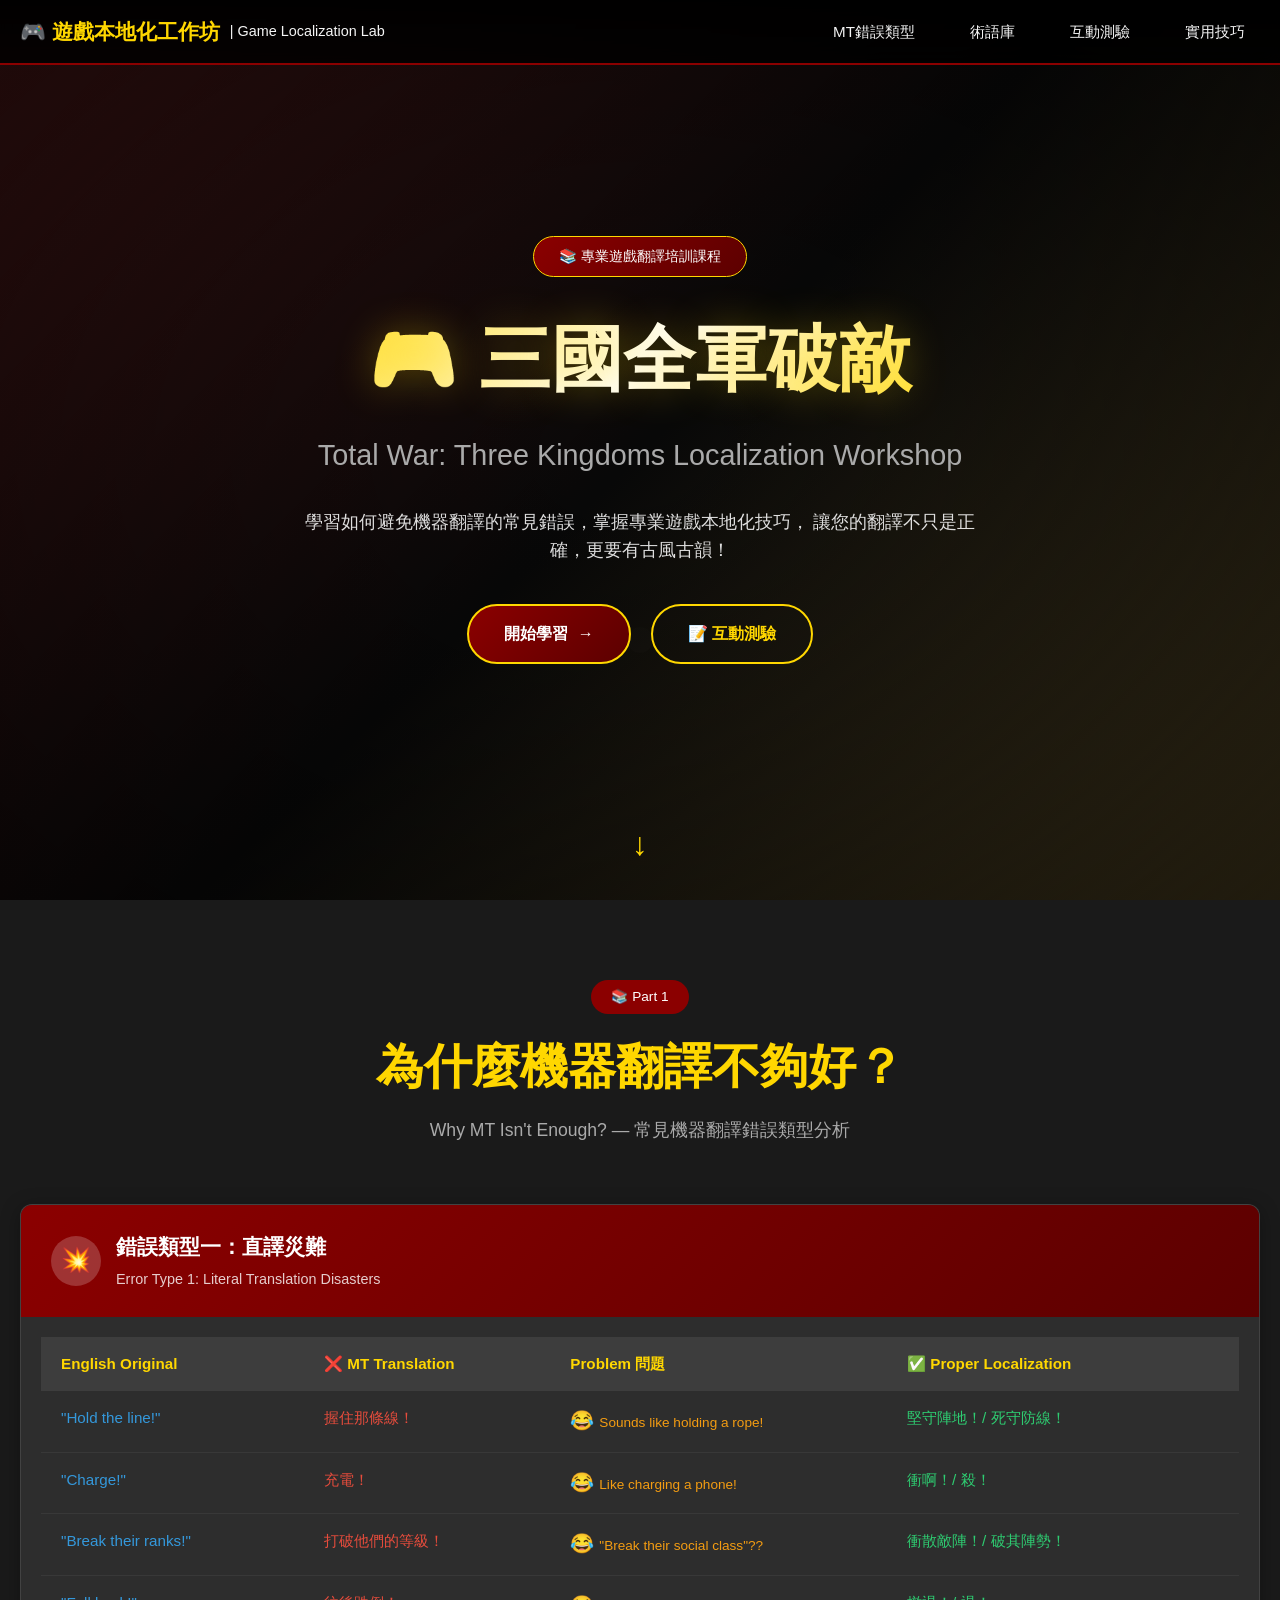
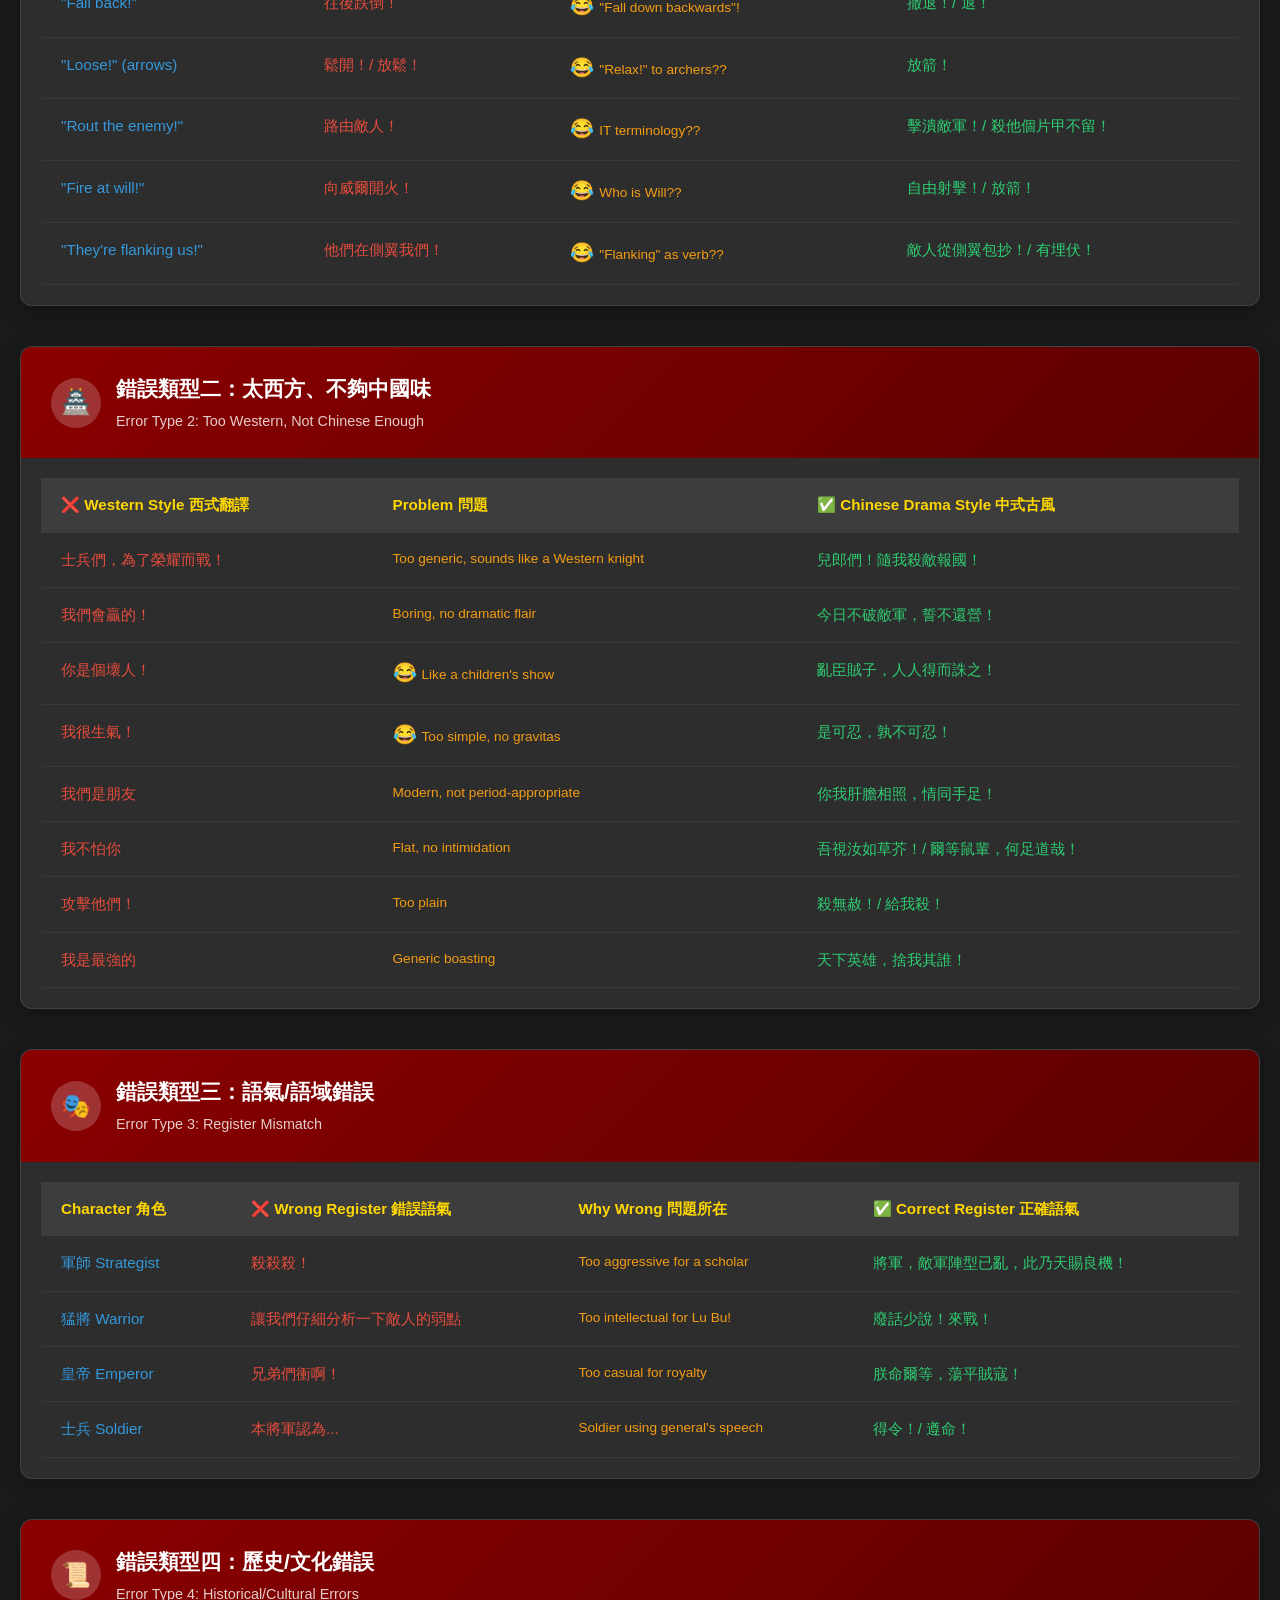
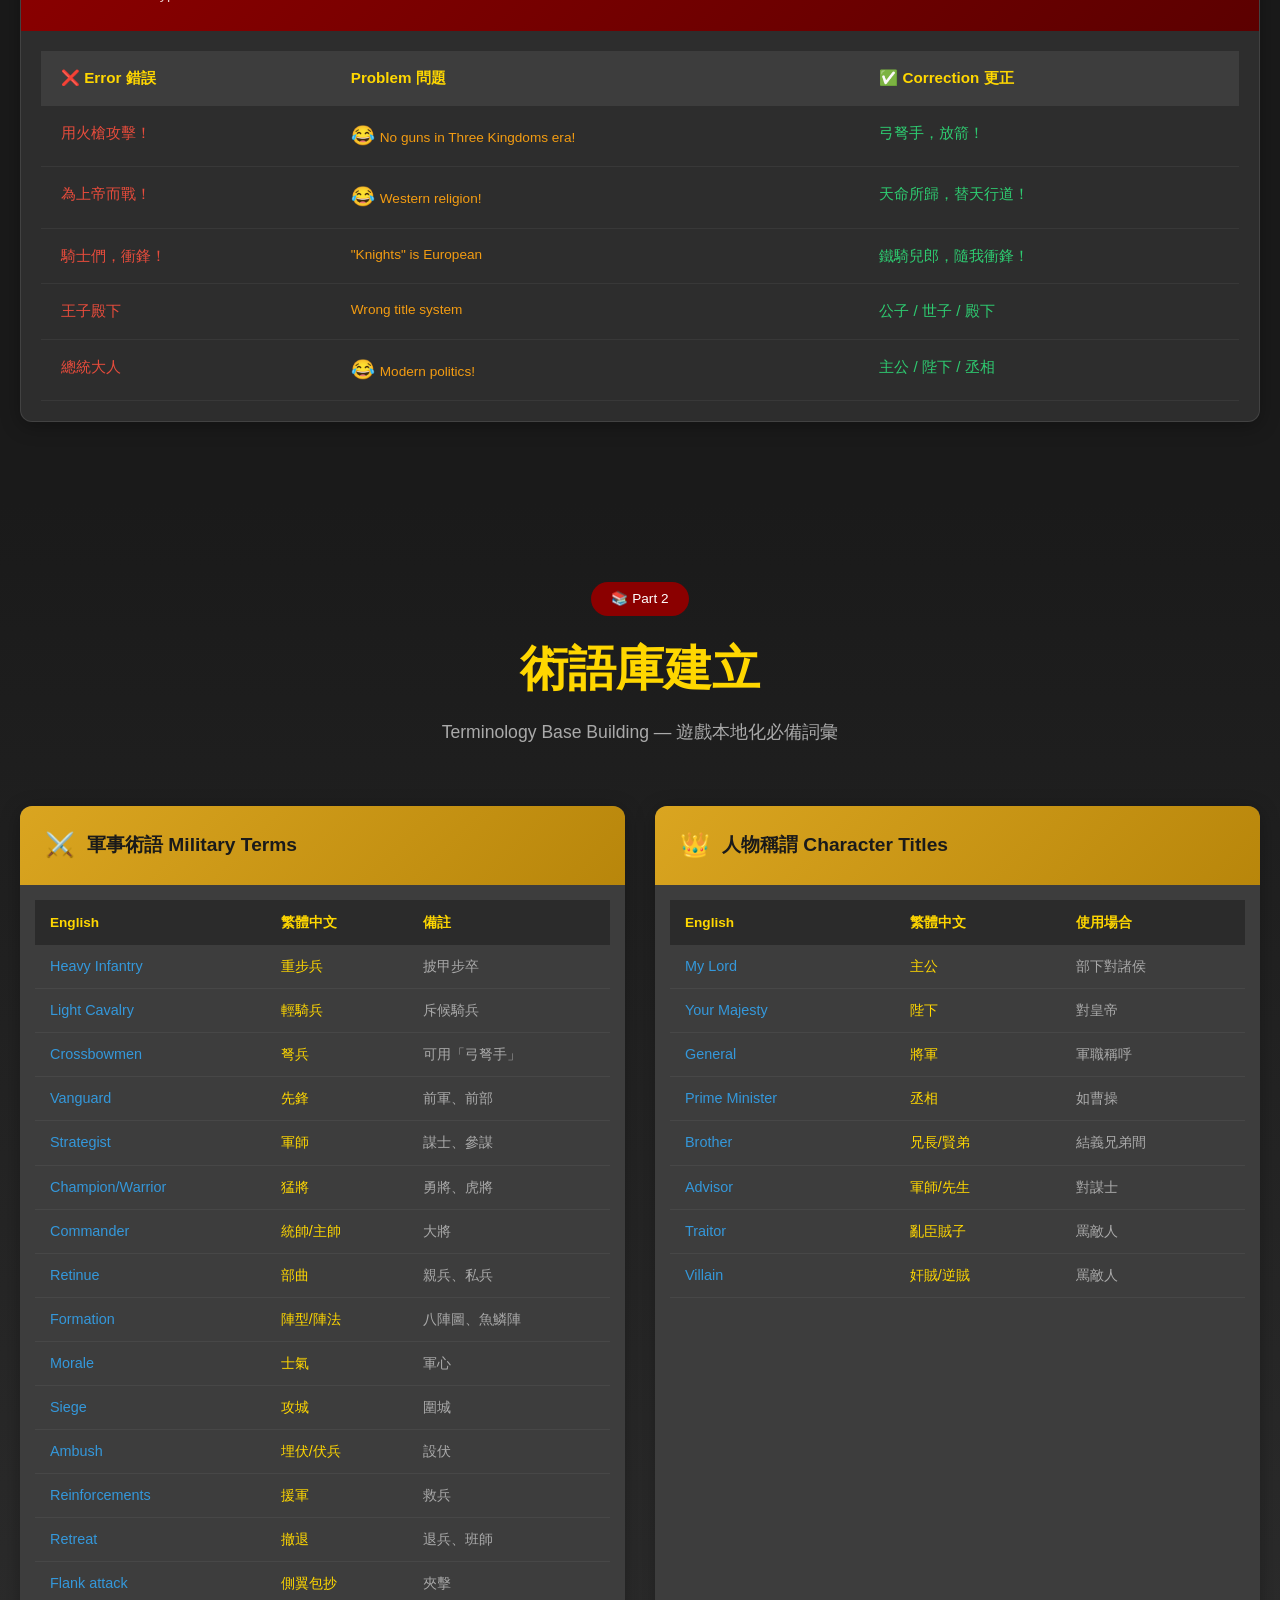
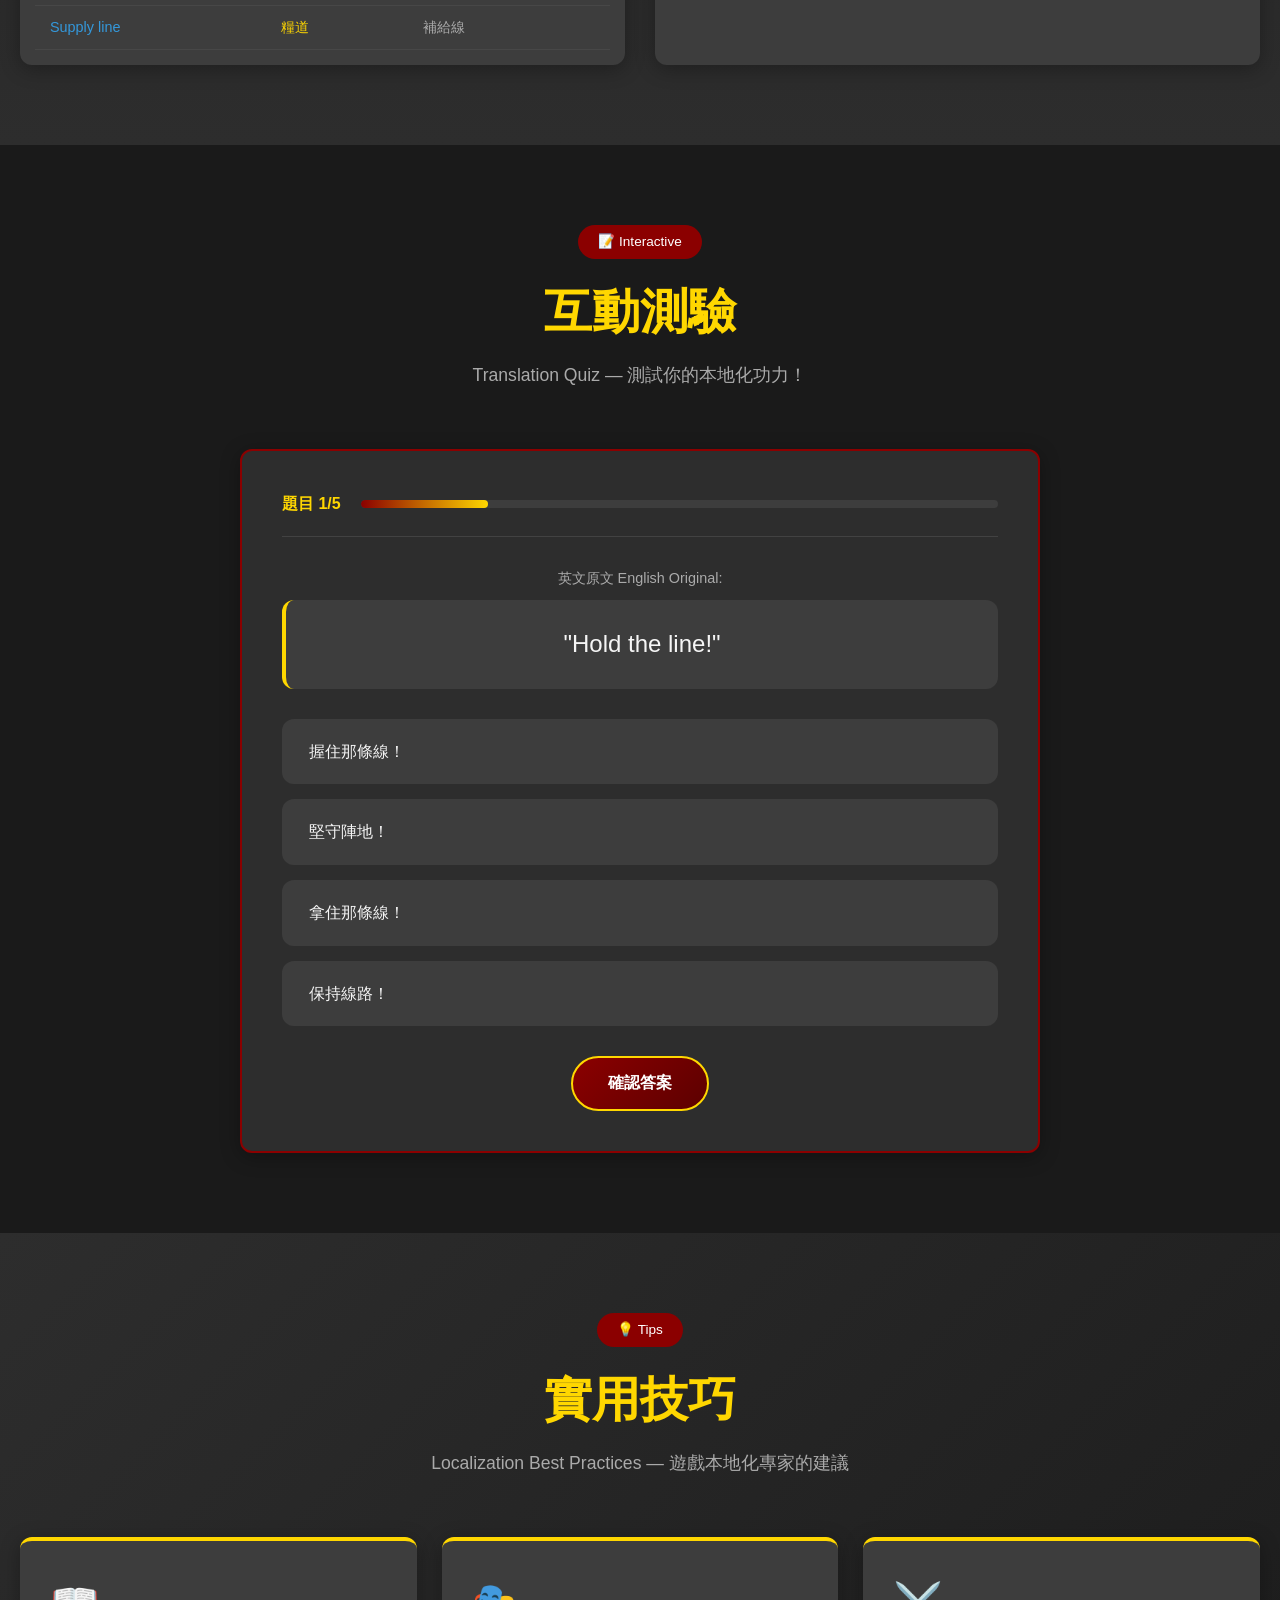
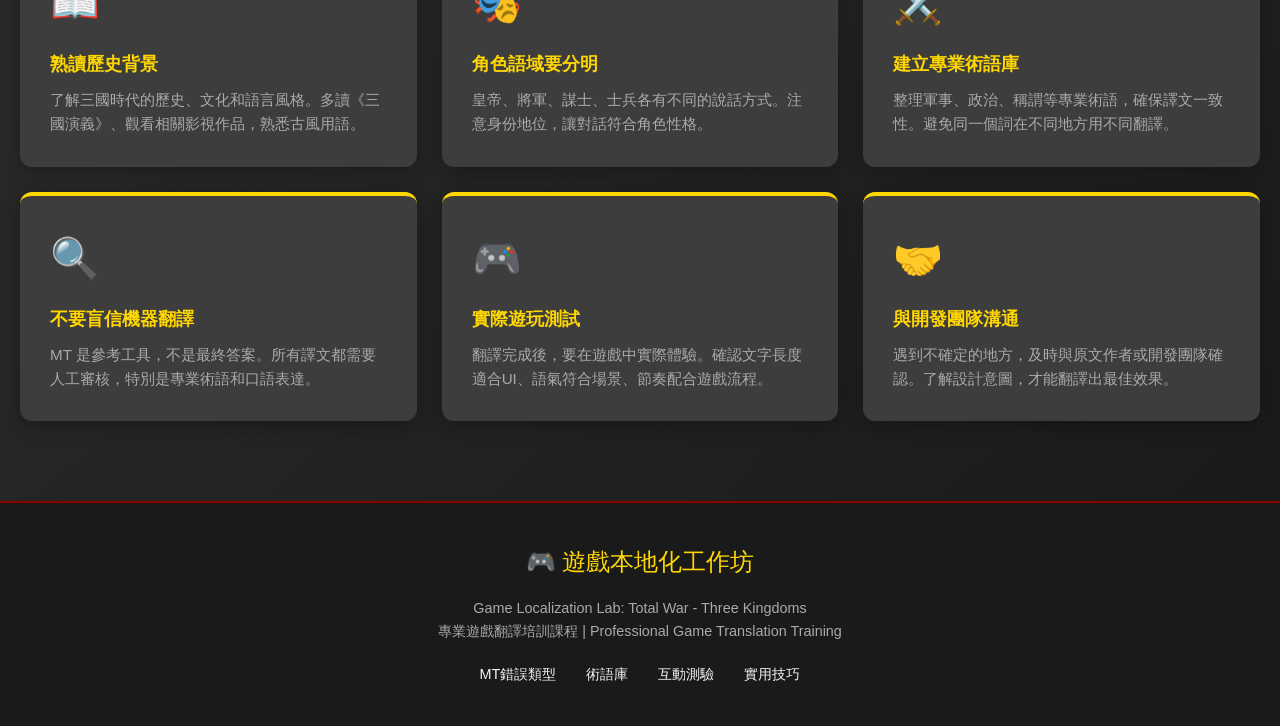
<file: 3kingdoms.html>
<!DOCTYPE html>
<html lang="zh-TW">
<head>
    <meta charset="UTF-8">
    <meta name="viewport" content="width=device-width, initial-scale=1.0">
    <title>🎮 遊戲本地化工作坊：三國全軍破敵 | Game Localization Lab</title>
    <style>
        /* ============================================
           CSS VARIABLES & RESET
        ============================================ */
        :root {
            --primary-color: #8B0000;
            --primary-dark: #5c0000;
            --primary-light: #b22222;
            --secondary-color: #DAA520;
            --gold: #FFD700;
            --bg-dark: #1a1a1a;
            --bg-medium: #2d2d2d;
            --bg-light: #3d3d3d;
            --text-light: #f5f5f5;
            --text-muted: #aaa;
            --success: #2ecc71;
            --error: #e74c3c;
            --warning: #f39c12;
            --info: #3498db;
            --border-radius: 12px;
            --shadow: 0 4px 20px rgba(0,0,0,0.3);
            --transition: all 0.3s ease;
        }

        * {
            margin: 0;
            padding: 0;
            box-sizing: border-box;
        }

        html {
            scroll-behavior: smooth;
        }

        body {
            font-family: 'Noto Sans TC', 'Microsoft JhengHei', -apple-system, BlinkMacSystemFont, sans-serif;
            background: var(--bg-dark);
            color: var(--text-light);
            line-height: 1.6;
            overflow-x: hidden;
        }

        /* ============================================
           NAVIGATION
        ============================================ */
        nav {
            position: fixed;
            top: 0;
            left: 0;
            right: 0;
            background: linear-gradient(180deg, rgba(0,0,0,0.95) 0%, rgba(0,0,0,0.8) 100%);
            backdrop-filter: blur(10px);
            z-index: 1000;
            padding: 15px 0;
            border-bottom: 2px solid var(--primary-color);
        }

        .nav-container {
            max-width: 1400px;
            margin: 0 auto;
            padding: 0 20px;
            display: flex;
            justify-content: space-between;
            align-items: center;
        }

        .nav-logo {
            font-size: 1.3rem;
            font-weight: bold;
            color: var(--gold);
            text-decoration: none;
            display: flex;
            align-items: center;
            gap: 10px;
        }

        .nav-logo span {
            color: var(--text-light);
            font-weight: normal;
            font-size: 0.9rem;
        }

        .nav-links {
            display: flex;
            gap: 25px;
            list-style: none;
        }

        .nav-links a {
            color: var(--text-light);
            text-decoration: none;
            font-size: 0.95rem;
            padding: 8px 15px;
            border-radius: 20px;
            transition: var(--transition);
        }

        .nav-links a:hover {
            background: var(--primary-color);
            color: white;
        }

        .nav-toggle {
            display: none;
            background: none;
            border: none;
            color: white;
            font-size: 1.5rem;
            cursor: pointer;
        }

        /* ============================================
           HERO SECTION
        ============================================ */
        .hero {
            min-height: 100vh;
            display: flex;
            align-items: center;
            justify-content: center;
            text-align: center;
            position: relative;
            background: 
                linear-gradient(135deg, rgba(139,0,0,0.3) 0%, rgba(0,0,0,0.7) 50%, rgba(218,165,32,0.2) 100%),
                url('data:image/svg+xml,<svg xmlns="http://www.w3.org/2000/svg" viewBox="0 0 100 100"><defs><pattern id="grain" width="100" height="100" patternUnits="userSpaceOnUse"><circle cx="50" cy="50" r="1" fill="rgba(255,255,255,0.03)"/></pattern></defs><rect width="100" height="100" fill="url(%23grain)"/></svg>');
            background-size: cover;
            padding: 100px 20px;
        }

        .hero::before {
            content: '';
            position: absolute;
            top: 0;
            left: 0;
            right: 0;
            bottom: 0;
            background: radial-gradient(ellipse at center, transparent 0%, rgba(0,0,0,0.5) 100%);
            pointer-events: none;
        }

        .hero-content {
            position: relative;
            z-index: 1;
            max-width: 900px;
        }

        .hero-badge {
            display: inline-block;
            background: linear-gradient(135deg, var(--primary-color), var(--primary-dark));
            color: white;
            padding: 8px 25px;
            border-radius: 30px;
            font-size: 0.9rem;
            margin-bottom: 25px;
            border: 1px solid var(--gold);
        }

        .hero h1 {
            font-size: clamp(2.5rem, 6vw, 4.5rem);
            font-weight: 900;
            margin-bottom: 15px;
            background: linear-gradient(135deg, var(--gold) 0%, #fff 50%, var(--gold) 100%);
            -webkit-background-clip: text;
            -webkit-text-fill-color: transparent;
            background-clip: text;
            text-shadow: 0 0 40px rgba(255,215,0,0.3);
        }

        .hero h2 {
            font-size: clamp(1.2rem, 3vw, 1.8rem);
            color: var(--text-muted);
            font-weight: 400;
            margin-bottom: 30px;
        }

        .hero-description {
            font-size: 1.1rem;
            color: var(--text-light);
            max-width: 700px;
            margin: 0 auto 40px;
            opacity: 0.9;
        }

        .hero-buttons {
            display: flex;
            gap: 20px;
            justify-content: center;
            flex-wrap: wrap;
        }

        .btn {
            padding: 15px 35px;
            border-radius: 30px;
            font-size: 1rem;
            font-weight: 600;
            text-decoration: none;
            transition: var(--transition);
            cursor: pointer;
            border: none;
            display: inline-flex;
            align-items: center;
            gap: 10px;
        }

        .btn-primary {
            background: linear-gradient(135deg, var(--primary-color), var(--primary-dark));
            color: white;
            border: 2px solid var(--gold);
        }

        .btn-primary:hover {
            transform: translateY(-3px);
            box-shadow: 0 10px 30px rgba(139,0,0,0.4);
        }

        .btn-secondary {
            background: transparent;
            color: var(--gold);
            border: 2px solid var(--gold);
        }

        .btn-secondary:hover {
            background: var(--gold);
            color: var(--bg-dark);
        }

        .scroll-indicator {
            position: absolute;
            bottom: 30px;
            left: 50%;
            transform: translateX(-50%);
            animation: bounce 2s infinite;
        }

        @keyframes bounce {
            0%, 20%, 50%, 80%, 100% { transform: translateX(-50%) translateY(0); }
            40% { transform: translateX(-50%) translateY(-15px); }
            60% { transform: translateX(-50%) translateY(-8px); }
        }

        /* ============================================
           SECTIONS
        ============================================ */
        section {
            padding: 80px 20px;
        }

        .container {
            max-width: 1400px;
            margin: 0 auto;
        }

        .section-header {
            text-align: center;
            margin-bottom: 60px;
        }

        .section-badge {
            display: inline-block;
            background: var(--primary-color);
            color: white;
            padding: 6px 20px;
            border-radius: 20px;
            font-size: 0.85rem;
            margin-bottom: 15px;
        }

        .section-title {
            font-size: clamp(2rem, 4vw, 3rem);
            color: var(--gold);
            margin-bottom: 10px;
        }

        .section-subtitle {
            font-size: 1.1rem;
            color: var(--text-muted);
        }

        /* ============================================
           ERROR TYPE CARDS
        ============================================ */
        .error-types {
            display: grid;
            gap: 40px;
        }

        .error-card {
            background: var(--bg-medium);
            border-radius: var(--border-radius);
            overflow: hidden;
            box-shadow: var(--shadow);
            border: 1px solid rgba(255,255,255,0.1);
        }

        .error-card-header {
            background: linear-gradient(135deg, var(--primary-color), var(--primary-dark));
            padding: 25px 30px;
            display: flex;
            align-items: center;
            gap: 15px;
        }

        .error-icon {
            width: 50px;
            height: 50px;
            background: rgba(255,255,255,0.2);
            border-radius: 50%;
            display: flex;
            align-items: center;
            justify-content: center;
            font-size: 1.5rem;
        }

        .error-card-title h3 {
            font-size: 1.3rem;
            color: white;
            margin-bottom: 3px;
        }

        .error-card-title span {
            font-size: 0.9rem;
            color: rgba(255,255,255,0.8);
        }

        .error-table-container {
            overflow-x: auto;
            padding: 20px;
        }

        .error-table {
            width: 100%;
            border-collapse: collapse;
            font-size: 0.95rem;
        }

        .error-table th {
            background: var(--bg-light);
            padding: 15px 20px;
            text-align: left;
            color: var(--gold);
            font-weight: 600;
            white-space: nowrap;
        }

        .error-table td {
            padding: 15px 20px;
            border-bottom: 1px solid rgba(255,255,255,0.05);
            vertical-align: top;
        }

        .error-table tr:hover td {
            background: rgba(255,255,255,0.03);
        }

        .error-table .col-english {
            color: var(--info);
            font-weight: 500;
        }

        .error-table .col-wrong {
            color: var(--error);
        }

        .error-table .col-problem {
            font-size: 0.85rem;
            color: var(--warning);
        }

        .error-table .col-correct {
            color: var(--success);
            font-weight: 500;
        }

        .emoji-tag {
            font-size: 1.2rem;
            margin-right: 5px;
        }

        /* ============================================
           TERMINOLOGY SECTION
        ============================================ */
        .terminology-section {
            background: linear-gradient(180deg, var(--bg-dark) 0%, var(--bg-medium) 100%);
        }

        .term-categories {
            display: grid;
            grid-template-columns: repeat(auto-fit, minmax(350px, 1fr));
            gap: 30px;
        }

        .term-card {
            background: var(--bg-light);
            border-radius: var(--border-radius);
            overflow: hidden;
            box-shadow: var(--shadow);
        }

        .term-card-header {
            background: linear-gradient(135deg, var(--secondary-color), #b8860b);
            padding: 20px 25px;
            display: flex;
            align-items: center;
            gap: 12px;
        }

        .term-card-header h3 {
            color: var(--bg-dark);
            font-size: 1.2rem;
        }

        .term-card-header span {
            font-size: 1.5rem;
        }

        .term-list {
            padding: 15px;
        }

        .term-table {
            width: 100%;
            border-collapse: collapse;
        }

        .term-table th {
            background: rgba(0,0,0,0.3);
            padding: 12px 15px;
            text-align: left;
            color: var(--gold);
            font-size: 0.85rem;
            font-weight: 600;
        }

        .term-table td {
            padding: 10px 15px;
            border-bottom: 1px solid rgba(255,255,255,0.05);
            font-size: 0.9rem;
        }

        .term-table tr:hover td {
            background: rgba(255,255,255,0.03);
        }

        .term-english {
            color: var(--info);
        }

        .term-chinese {
            color: var(--gold);
            font-weight: 500;
        }

        .term-notes {
            color: var(--text-muted);
            font-size: 0.8rem;
        }

        /* ============================================
           INTERACTIVE QUIZ
        ============================================ */
        .quiz-section {
            background: var(--bg-dark);
        }

        .quiz-container {
            max-width: 800px;
            margin: 0 auto;
        }

        .quiz-card {
            background: var(--bg-medium);
            border-radius: var(--border-radius);
            padding: 40px;
            box-shadow: var(--shadow);
            border: 2px solid var(--primary-color);
        }

        .quiz-progress {
            display: flex;
            justify-content: space-between;
            align-items: center;
            margin-bottom: 30px;
            padding-bottom: 20px;
            border-bottom: 1px solid rgba(255,255,255,0.1);
        }

        .quiz-progress-text {
            color: var(--gold);
            font-weight: 600;
        }

        .quiz-progress-bar {
            flex: 1;
            height: 8px;
            background: var(--bg-light);
            border-radius: 10px;
            margin-left: 20px;
            overflow: hidden;
        }

        .quiz-progress-fill {
            height: 100%;
            background: linear-gradient(90deg, var(--primary-color), var(--gold));
            border-radius: 10px;
            transition: width 0.5s ease;
        }

        .quiz-question {
            text-align: center;
            margin-bottom: 30px;
        }

        .quiz-question-label {
            font-size: 0.9rem;
            color: var(--text-muted);
            margin-bottom: 10px;
        }

        .quiz-question-text {
            font-size: 1.5rem;
            color: var(--text-light);
            padding: 25px;
            background: var(--bg-light);
            border-radius: var(--border-radius);
            border-left: 4px solid var(--gold);
        }

        .quiz-options {
            display: grid;
            gap: 15px;
            margin-bottom: 30px;
        }

        .quiz-option {
            padding: 18px 25px;
            background: var(--bg-light);
            border: 2px solid transparent;
            border-radius: var(--border-radius);
            cursor: pointer;
            transition: var(--transition);
            text-align: left;
            font-size: 1rem;
            color: var(--text-light);
        }

        .quiz-option:hover {
            border-color: var(--gold);
            transform: translateX(5px);
        }

        .quiz-option.selected {
            border-color: var(--info);
            background: rgba(52,152,219,0.1);
        }

        .quiz-option.correct {
            border-color: var(--success);
            background: rgba(46,204,113,0.1);
        }

        .quiz-option.wrong {
            border-color: var(--error);
            background: rgba(231,76,60,0.1);
        }

        .quiz-feedback {
            padding: 20px;
            border-radius: var(--border-radius);
            margin-bottom: 20px;
            display: none;
        }

        .quiz-feedback.show {
            display: block;
            animation: fadeIn 0.3s ease;
        }

        .quiz-feedback.correct {
            background: rgba(46,204,113,0.15);
            border: 1px solid var(--success);
        }

        .quiz-feedback.wrong {
            background: rgba(231,76,60,0.15);
            border: 1px solid var(--error);
        }

        .quiz-buttons {
            display: flex;
            gap: 15px;
            justify-content: center;
        }

        .quiz-result {
            text-align: center;
            display: none;
        }

        .quiz-result.show {
            display: block;
            animation: fadeIn 0.5s ease;
        }

        .quiz-score {
            font-size: 4rem;
            color: var(--gold);
            font-weight: 900;
            margin-bottom: 10px;
        }

        .quiz-score-text {
            font-size: 1.2rem;
            color: var(--text-muted);
            margin-bottom: 30px;
        }

        @keyframes fadeIn {
            from { opacity: 0; transform: translateY(10px); }
            to { opacity: 1; transform: translateY(0); }
        }

        /* ============================================
           TIPS SECTION
        ============================================ */
        .tips-section {
            background: linear-gradient(135deg, var(--bg-medium) 0%, var(--bg-dark) 100%);
        }

        .tips-grid {
            display: grid;
            grid-template-columns: repeat(auto-fit, minmax(300px, 1fr));
            gap: 25px;
        }

        .tip-card {
            background: var(--bg-light);
            border-radius: var(--border-radius);
            padding: 30px;
            box-shadow: var(--shadow);
            border-top: 4px solid var(--gold);
            transition: var(--transition);
        }

        .tip-card:hover {
            transform: translateY(-5px);
        }

        .tip-icon {
            font-size: 2.5rem;
            margin-bottom: 15px;
        }

        .tip-card h3 {
            color: var(--gold);
            margin-bottom: 10px;
            font-size: 1.1rem;
        }

        .tip-card p {
            color: var(--text-muted);
            font-size: 0.95rem;
        }

        /* ============================================
           FOOTER
        ============================================ */
        footer {
            background: var(--bg-dark);
            padding: 40px 20px;
            text-align: center;
            border-top: 2px solid var(--primary-color);
        }

        .footer-content {
            max-width: 800px;
            margin: 0 auto;
        }

        .footer-logo {
            font-size: 1.5rem;
            color: var(--gold);
            margin-bottom: 15px;
        }

        .footer-text {
            color: var(--text-muted);
            font-size: 0.9rem;
            margin-bottom: 20px;
        }

        .footer-links {
            display: flex;
            justify-content: center;
            gap: 30px;
            flex-wrap: wrap;
        }

        .footer-links a {
            color: var(--text-light);
            text-decoration: none;
            font-size: 0.9rem;
            transition: var(--transition);
        }

        .footer-links a:hover {
            color: var(--gold);
        }

        /* ============================================
           RESPONSIVE DESIGN
        ============================================ */
        @media (max-width: 768px) {
            .nav-links {
                display: none;
                position: absolute;
                top: 100%;
                left: 0;
                right: 0;
                background: rgba(0,0,0,0.95);
                flex-direction: column;
                padding: 20px;
                gap: 10px;
            }

            .nav-links.active {
                display: flex;
            }

            .nav-toggle {
                display: block;
            }

            .hero h1 {
                font-size: 2rem;
            }

            .hero-buttons {
                flex-direction: column;
                align-items: center;
            }

            .error-table {
                font-size: 0.85rem;
            }

            .error-table th,
            .error-table td {
                padding: 10px 12px;
            }

            .quiz-card {
                padding: 25px;
            }

            .quiz-question-text {
                font-size: 1.2rem;
            }
        }

        /* ============================================
           ANIMATIONS
        ============================================ */
        .fade-in-up {
            opacity: 0;
            transform: translateY(30px);
            transition: opacity 0.6s ease, transform 0.6s ease;
        }

        .fade-in-up.visible {
            opacity: 1;
            transform: translateY(0);
        }

        /* ============================================
           UTILITY CLASSES
        ============================================ */
        .text-center { text-align: center; }
        .mb-20 { margin-bottom: 20px; }
        .mb-40 { margin-bottom: 40px; }
    </style>
</head>
<body>
    <!-- Navigation -->
    <nav>
        <div class="nav-container">
            <a href="#" class="nav-logo">
                🎮 遊戲本地化工作坊 <span>| Game Localization Lab</span>
            </a>
            <ul class="nav-links" id="navLinks">
                <li><a href="#errors">MT錯誤類型</a></li>
                <li><a href="#terminology">術語庫</a></li>
                <li><a href="#quiz">互動測驗</a></li>
                <li><a href="#tips">實用技巧</a></li>
            </ul>
            <button class="nav-toggle" id="navToggle">☰</button>
        </div>
    </nav>

    <!-- Hero Section -->
    <section class="hero">
        <div class="hero-content fade-in-up">
            <div class="hero-badge">📚 專業遊戲翻譯培訓課程</div>
            <h1>🎮 三國全軍破敵</h1>
            <h2>Total War: Three Kingdoms Localization Workshop</h2>
            <p class="hero-description">
                學習如何避免機器翻譯的常見錯誤，掌握專業遊戲本地化技巧，
                讓您的翻譯不只是正確，更要有古風古韻！
            </p>
            <div class="hero-buttons">
                <a href="#errors" class="btn btn-primary">
                    <span>開始學習</span> →
                </a>
                <a href="#quiz" class="btn btn-secondary">
                    <span>📝 互動測驗</span>
                </a>
            </div>
        </div>
        <div class="scroll-indicator">
            <span style="color: var(--gold); font-size: 2rem;">↓</span>
        </div>
    </section>

    <!-- Part 1: MT Error Types -->
    <section id="errors">
        <div class="container">
            <div class="section-header fade-in-up">
                <div class="section-badge">📚 Part 1</div>
                <h2 class="section-title">為什麼機器翻譯不夠好？</h2>
                <p class="section-subtitle">Why MT Isn't Enough? — 常見機器翻譯錯誤類型分析</p>
            </div>

            <div class="error-types">
                <!-- Error Type 1 -->
                <div class="error-card fade-in-up">
                    <div class="error-card-header">
                        <div class="error-icon">💥</div>
                        <div class="error-card-title">
                            <h3>錯誤類型一：直譯災難</h3>
                            <span>Error Type 1: Literal Translation Disasters</span>
                        </div>
                    </div>
                    <div class="error-table-container">
                        <table class="error-table">
                            <thead>
                                <tr>
                                    <th>English Original</th>
                                    <th>❌ MT Translation</th>
                                    <th>Problem 問題</th>
                                    <th>✅ Proper Localization</th>
                                </tr>
                            </thead>
                            <tbody>
                                <tr>
                                    <td class="col-english">"Hold the line!"</td>
                                    <td class="col-wrong">握住那條線！</td>
                                    <td class="col-problem"><span class="emoji-tag">😂</span>Sounds like holding a rope!</td>
                                    <td class="col-correct">堅守陣地！/ 死守防線！</td>
                                </tr>
                                <tr>
                                    <td class="col-english">"Charge!"</td>
                                    <td class="col-wrong">充電！</td>
                                    <td class="col-problem"><span class="emoji-tag">😂</span>Like charging a phone!</td>
                                    <td class="col-correct">衝啊！/ 殺！</td>
                                </tr>
                                <tr>
                                    <td class="col-english">"Break their ranks!"</td>
                                    <td class="col-wrong">打破他們的等級！</td>
                                    <td class="col-problem"><span class="emoji-tag">😂</span>"Break their social class"??</td>
                                    <td class="col-correct">衝散敵陣！/ 破其陣勢！</td>
                                </tr>
                                <tr>
                                    <td class="col-english">"Fall back!"</td>
                                    <td class="col-wrong">往後跌倒！</td>
                                    <td class="col-problem"><span class="emoji-tag">😂</span>"Fall down backwards"!</td>
                                    <td class="col-correct">撤退！/ 退！</td>
                                </tr>
                                <tr>
                                    <td class="col-english">"Loose!" (arrows)</td>
                                    <td class="col-wrong">鬆開！/ 放鬆！</td>
                                    <td class="col-problem"><span class="emoji-tag">😂</span>"Relax!" to archers??</td>
                                    <td class="col-correct">放箭！</td>
                                </tr>
                                <tr>
                                    <td class="col-english">"Rout the enemy!"</td>
                                    <td class="col-wrong">路由敵人！</td>
                                    <td class="col-problem"><span class="emoji-tag">😂</span>IT terminology??</td>
                                    <td class="col-correct">擊潰敵軍！/ 殺他個片甲不留！</td>
                                </tr>
                                <tr>
                                    <td class="col-english">"Fire at will!"</td>
                                    <td class="col-wrong">向威爾開火！</td>
                                    <td class="col-problem"><span class="emoji-tag">😂</span>Who is Will??</td>
                                    <td class="col-correct">自由射擊！/ 放箭！</td>
                                </tr>
                                <tr>
                                    <td class="col-english">"They're flanking us!"</td>
                                    <td class="col-wrong">他們在側翼我們！</td>
                                    <td class="col-problem"><span class="emoji-tag">😂</span>"Flanking" as verb??</td>
                                    <td class="col-correct">敵人從側翼包抄！/ 有埋伏！</td>
                                </tr>
                            </tbody>
                        </table>
                    </div>
                </div>

                <!-- Error Type 2 -->
                <div class="error-card fade-in-up">
                    <div class="error-card-header">
                        <div class="error-icon">🏯</div>
                        <div class="error-card-title">
                            <h3>錯誤類型二：太西方、不夠中國味</h3>
                            <span>Error Type 2: Too Western, Not Chinese Enough</span>
                        </div>
                    </div>
                    <div class="error-table-container">
                        <table class="error-table">
                            <thead>
                                <tr>
                                    <th>❌ Western Style 西式翻譯</th>
                                    <th>Problem 問題</th>
                                    <th>✅ Chinese Drama Style 中式古風</th>
                                </tr>
                            </thead>
                            <tbody>
                                <tr>
                                    <td class="col-wrong">士兵們，為了榮耀而戰！</td>
                                    <td class="col-problem">Too generic, sounds like a Western knight</td>
                                    <td class="col-correct">兒郎們！隨我殺敵報國！</td>
                                </tr>
                                <tr>
                                    <td class="col-wrong">我們會贏的！</td>
                                    <td class="col-problem">Boring, no dramatic flair</td>
                                    <td class="col-correct">今日不破敵軍，誓不還營！</td>
                                </tr>
                                <tr>
                                    <td class="col-wrong">你是個壞人！</td>
                                    <td class="col-problem"><span class="emoji-tag">😂</span>Like a children's show</td>
                                    <td class="col-correct">亂臣賊子，人人得而誅之！</td>
                                </tr>
                                <tr>
                                    <td class="col-wrong">我很生氣！</td>
                                    <td class="col-problem"><span class="emoji-tag">😂</span>Too simple, no gravitas</td>
                                    <td class="col-correct">是可忍，孰不可忍！</td>
                                </tr>
                                <tr>
                                    <td class="col-wrong">我們是朋友</td>
                                    <td class="col-problem">Modern, not period-appropriate</td>
                                    <td class="col-correct">你我肝膽相照，情同手足！</td>
                                </tr>
                                <tr>
                                    <td class="col-wrong">我不怕你</td>
                                    <td class="col-problem">Flat, no intimidation</td>
                                    <td class="col-correct">吾視汝如草芥！/ 爾等鼠輩，何足道哉！</td>
                                </tr>
                                <tr>
                                    <td class="col-wrong">攻擊他們！</td>
                                    <td class="col-problem">Too plain</td>
                                    <td class="col-correct">殺無赦！/ 給我殺！</td>
                                </tr>
                                <tr>
                                    <td class="col-wrong">我是最強的</td>
                                    <td class="col-problem">Generic boasting</td>
                                    <td class="col-correct">天下英雄，捨我其誰！</td>
                                </tr>
                            </tbody>
                        </table>
                    </div>
                </div>

                <!-- Error Type 3 -->
                <div class="error-card fade-in-up">
                    <div class="error-card-header">
                        <div class="error-icon">🎭</div>
                        <div class="error-card-title">
                            <h3>錯誤類型三：語氣/語域錯誤</h3>
                            <span>Error Type 3: Register Mismatch</span>
                        </div>
                    </div>
                    <div class="error-table-container">
                        <table class="error-table">
                            <thead>
                                <tr>
                                    <th>Character 角色</th>
                                    <th>❌ Wrong Register 錯誤語氣</th>
                                    <th>Why Wrong 問題所在</th>
                                    <th>✅ Correct Register 正確語氣</th>
                                </tr>
                            </thead>
                            <tbody>
                                <tr>
                                    <td class="col-english">軍師 Strategist</td>
                                    <td class="col-wrong">殺殺殺！</td>
                                    <td class="col-problem">Too aggressive for a scholar</td>
                                    <td class="col-correct">將軍，敵軍陣型已亂，此乃天賜良機！</td>
                                </tr>
                                <tr>
                                    <td class="col-english">猛將 Warrior</td>
                                    <td class="col-wrong">讓我們仔細分析一下敵人的弱點</td>
                                    <td class="col-problem">Too intellectual for Lu Bu!</td>
                                    <td class="col-correct">廢話少說！來戰！</td>
                                </tr>
                                <tr>
                                    <td class="col-english">皇帝 Emperor</td>
                                    <td class="col-wrong">兄弟們衝啊！</td>
                                    <td class="col-problem">Too casual for royalty</td>
                                    <td class="col-correct">朕命爾等，蕩平賊寇！</td>
                                </tr>
                                <tr>
                                    <td class="col-english">士兵 Soldier</td>
                                    <td class="col-wrong">本將軍認為...</td>
                                    <td class="col-problem">Soldier using general's speech</td>
                                    <td class="col-correct">得令！/ 遵命！</td>
                                </tr>
                            </tbody>
                        </table>
                    </div>
                </div>

                <!-- Error Type 4 -->
                <div class="error-card fade-in-up">
                    <div class="error-card-header">
                        <div class="error-icon">📜</div>
                        <div class="error-card-title">
                            <h3>錯誤類型四：歷史/文化錯誤</h3>
                            <span>Error Type 4: Historical/Cultural Errors</span>
                        </div>
                    </div>
                    <div class="error-table-container">
                        <table class="error-table">
                            <thead>
                                <tr>
                                    <th>❌ Error 錯誤</th>
                                    <th>Problem 問題</th>
                                    <th>✅ Correction 更正</th>
                                </tr>
                            </thead>
                            <tbody>
                                <tr>
                                    <td class="col-wrong">用火槍攻擊！</td>
                                    <td class="col-problem"><span class="emoji-tag">😂</span>No guns in Three Kingdoms era!</td>
                                    <td class="col-correct">弓弩手，放箭！</td>
                                </tr>
                                <tr>
                                    <td class="col-wrong">為上帝而戰！</td>
                                    <td class="col-problem"><span class="emoji-tag">😂</span>Western religion!</td>
                                    <td class="col-correct">天命所歸，替天行道！</td>
                                </tr>
                                <tr>
                                    <td class="col-wrong">騎士們，衝鋒！</td>
                                    <td class="col-problem">"Knights" is European</td>
                                    <td class="col-correct">鐵騎兒郎，隨我衝鋒！</td>
                                </tr>
                                <tr>
                                    <td class="col-wrong">王子殿下</td>
                                    <td class="col-problem">Wrong title system</td>
                                    <td class="col-correct">公子 / 世子 / 殿下</td>
                                </tr>
                                <tr>
                                    <td class="col-wrong">總統大人</td>
                                    <td class="col-problem"><span class="emoji-tag">😂</span>Modern politics!</td>
                                    <td class="col-correct">主公 / 陛下 / 丞相</td>
                                </tr>
                            </tbody>
                        </table>
                    </div>
                </div>
            </div>
        </div>
    </section>

    <!-- Part 2: Terminology -->
    <section id="terminology" class="terminology-section">
        <div class="container">
            <div class="section-header fade-in-up">
                <div class="section-badge">📚 Part 2</div>
                <h2 class="section-title">術語庫建立</h2>
                <p class="section-subtitle">Terminology Base Building — 遊戲本地化必備詞彙</p>
            </div>

            <div class="term-categories">
                <!-- Military Terms -->
                <div class="term-card fade-in-up">
                    <div class="term-card-header">
                        <span>⚔️</span>
                        <h3>軍事術語 Military Terms</h3>
                    </div>
                    <div class="term-list">
                        <table class="term-table">
                            <thead>
                                <tr>
                                    <th>English</th>
                                    <th>繁體中文</th>
                                    <th>備註</th>
                                </tr>
                            </thead>
                            <tbody>
                                <tr>
                                    <td class="term-english">Heavy Infantry</td>
                                    <td class="term-chinese">重步兵</td>
                                    <td class="term-notes">披甲步卒</td>
                                </tr>
                                <tr>
                                    <td class="term-english">Light Cavalry</td>
                                    <td class="term-chinese">輕騎兵</td>
                                    <td class="term-notes">斥候騎兵</td>
                                </tr>
                                <tr>
                                    <td class="term-english">Crossbowmen</td>
                                    <td class="term-chinese">弩兵</td>
                                    <td class="term-notes">可用「弓弩手」</td>
                                </tr>
                                <tr>
                                    <td class="term-english">Vanguard</td>
                                    <td class="term-chinese">先鋒</td>
                                    <td class="term-notes">前軍、前部</td>
                                </tr>
                                <tr>
                                    <td class="term-english">Strategist</td>
                                    <td class="term-chinese">軍師</td>
                                    <td class="term-notes">謀士、參謀</td>
                                </tr>
                                <tr>
                                    <td class="term-english">Champion/Warrior</td>
                                    <td class="term-chinese">猛將</td>
                                    <td class="term-notes">勇將、虎將</td>
                                </tr>
                                <tr>
                                    <td class="term-english">Commander</td>
                                    <td class="term-chinese">統帥/主帥</td>
                                    <td class="term-notes">大將</td>
                                </tr>
                                <tr>
                                    <td class="term-english">Retinue</td>
                                    <td class="term-chinese">部曲</td>
                                    <td class="term-notes">親兵、私兵</td>
                                </tr>
                                <tr>
                                    <td class="term-english">Formation</td>
                                    <td class="term-chinese">陣型/陣法</td>
                                    <td class="term-notes">八陣圖、魚鱗陣</td>
                                </tr>
                                <tr>
                                    <td class="term-english">Morale</td>
                                    <td class="term-chinese">士氣</td>
                                    <td class="term-notes">軍心</td>
                                </tr>
                                <tr>
                                    <td class="term-english">Siege</td>
                                    <td class="term-chinese">攻城</td>
                                    <td class="term-notes">圍城</td>
                                </tr>
                                <tr>
                                    <td class="term-english">Ambush</td>
                                    <td class="term-chinese">埋伏/伏兵</td>
                                    <td class="term-notes">設伏</td>
                                </tr>
                                <tr>
                                    <td class="term-english">Reinforcements</td>
                                    <td class="term-chinese">援軍</td>
                                    <td class="term-notes">救兵</td>
                                </tr>
                                <tr>
                                    <td class="term-english">Retreat</td>
                                    <td class="term-chinese">撤退</td>
                                    <td class="term-notes">退兵、班師</td>
                                </tr>
                                <tr>
                                    <td class="term-english">Flank attack</td>
                                    <td class="term-chinese">側翼包抄</td>
                                    <td class="term-notes">夾擊</td>
                                </tr>
                                <tr>
                                    <td class="term-english">Supply line</td>
                                    <td class="term-chinese">糧道</td>
                                    <td class="term-notes">補給線</td>
                                </tr>
                            </tbody>
                        </table>
                    </div>
                </div>

                <!-- Character Titles -->
                <div class="term-card fade-in-up">
                    <div class="term-card-header">
                        <span>👑</span>
                        <h3>人物稱謂 Character Titles</h3>
                    </div>
                    <div class="term-list">
                        <table class="term-table">
                            <thead>
                                <tr>
                                    <th>English</th>
                                    <th>繁體中文</th>
                                    <th>使用場合</th>
                                </tr>
                            </thead>
                            <tbody>
                                <tr>
                                    <td class="term-english">My Lord</td>
                                    <td class="term-chinese">主公</td>
                                    <td class="term-notes">部下對諸侯</td>
                                </tr>
                                <tr>
                                    <td class="term-english">Your Majesty</td>
                                    <td class="term-chinese">陛下</td>
                                    <td class="term-notes">對皇帝</td>
                                </tr>
                                <tr>
                                    <td class="term-english">General</td>
                                    <td class="term-chinese">將軍</td>
                                    <td class="term-notes">軍職稱呼</td>
                                </tr>
                                <tr>
                                    <td class="term-english">Prime Minister</td>
                                    <td class="term-chinese">丞相</td>
                                    <td class="term-notes">如曹操</td>
                                </tr>
                                <tr>
                                    <td class="term-english">Brother</td>
                                    <td class="term-chinese">兄長/賢弟</td>
                                    <td class="term-notes">結義兄弟間</td>
                                </tr>
                                <tr>
                                    <td class="term-english">Advisor</td>
                                    <td class="term-chinese">軍師/先生</td>
                                    <td class="term-notes">對謀士</td>
                                </tr>
                                <tr>
                                    <td class="term-english">Traitor</td>
                                    <td class="term-chinese">亂臣賊子</td>
                                    <td class="term-notes">罵敵人</td>
                                </tr>
                                <tr>
                                    <td class="term-english">Villain</td>
                                    <td class="term-chinese">奸賊/逆賊</td>
                                    <td class="term-notes">罵敵人</td>
                                </tr>
                            </tbody>
                        </table>
                    </div>
                </div>
            </div>
        </div>
    </section>

    <!-- Interactive Quiz -->
    <section id="quiz" class="quiz-section">
        <div class="container">
            <div class="section-header fade-in-up">
                <div class="section-badge">📝 Interactive</div>
                <h2 class="section-title">互動測驗</h2>
                <p class="section-subtitle">Translation Quiz — 測試你的本地化功力！</p>
            </div>

            <div class="quiz-container fade-in-up">
                <div class="quiz-card">
                    <div class="quiz-progress">
                        <span class="quiz-progress-text" id="progressText">題目 1/5</span>
                        <div class="quiz-progress-bar">
                            <div class="quiz-progress-fill" id="progressFill" style="width: 20%"></div>
                        </div>
                    </div>

                    <div id="quizContent">
                        <div class="quiz-question">
                            <p class="quiz-question-label">英文原文 English Original:</p>
                            <p class="quiz-question-text" id="questionText">"Hold the line!"</p>
                        </div>

                        <div class="quiz-options" id="optionsContainer">
                            <!-- Options will be generated by JavaScript -->
                        </div>

                        <div class="quiz-feedback" id="feedbackBox">
                            <p id="feedbackText"></p>
                        </div>

                        <div class="quiz-buttons">
                            <button class="btn btn-primary" id="submitBtn" onclick="submitAnswer()">確認答案</button>
                            <button class="btn btn-secondary" id="nextBtn" onclick="nextQuestion()" style="display: none;">下一題 →</button>
                        </div>
                    </div>

                    <div class="quiz-result" id="quizResult">
                        <div class="quiz-score" id="scoreDisplay">0/5</div>
                        <p class="quiz-score-text" id="scoreText">你的本地化功力還需加強！</p>
                        <button class="btn btn-primary" onclick="resetQuiz()">🔄 再試一次</button>
                    </div>
                </div>
            </div>
        </div>
    </section>

    <!-- Tips Section -->
    <section id="tips" class="tips-section">
        <div class="container">
            <div class="section-header fade-in-up">
                <div class="section-badge">💡 Tips</div>
                <h2 class="section-title">實用技巧</h2>
                <p class="section-subtitle">Localization Best Practices — 遊戲本地化專家的建議</p>
            </div>

            <div class="tips-grid">
                <div class="tip-card fade-in-up">
                    <div class="tip-icon">📖</div>
                    <h3>熟讀歷史背景</h3>
                    <p>了解三國時代的歷史、文化和語言風格。多讀《三國演義》、觀看相關影視作品，熟悉古風用語。</p>
                </div>
                <div class="tip-card fade-in-up">
                    <div class="tip-icon">🎭</div>
                    <h3>角色語域要分明</h3>
                    <p>皇帝、將軍、謀士、士兵各有不同的說話方式。注意身份地位，讓對話符合角色性格。</p>
                </div>
                <div class="tip-card fade-in-up">
                    <div class="tip-icon">⚔️</div>
                    <h3>建立專業術語庫</h3>
                    <p>整理軍事、政治、稱謂等專業術語，確保譯文一致性。避免同一個詞在不同地方用不同翻譯。</p>
                </div>
                <div class="tip-card fade-in-up">
                    <div class="tip-icon">🔍</div>
                    <h3>不要盲信機器翻譯</h3>
                    <p>MT 是參考工具，不是最終答案。所有譯文都需要人工審核，特別是專業術語和口語表達。</p>
                </div>
                <div class="tip-card fade-in-up">
                    <div class="tip-icon">🎮</div>
                    <h3>實際遊玩測試</h3>
                    <p>翻譯完成後，要在遊戲中實際體驗。確認文字長度適合UI、語氣符合場景、節奏配合遊戲流程。</p>
                </div>
                <div class="tip-card fade-in-up">
                    <div class="tip-icon">🤝</div>
                    <h3>與開發團隊溝通</h3>
                    <p>遇到不確定的地方，及時與原文作者或開發團隊確認。了解設計意圖，才能翻譯出最佳效果。</p>
                </div>
            </div>
        </div>
    </section>

    <!-- Footer -->
    <footer>
        <div class="footer-content">
            <div class="footer-logo">🎮 遊戲本地化工作坊</div>
            <p class="footer-text">
                Game Localization Lab: Total War - Three Kingdoms<br>
                專業遊戲翻譯培訓課程 | Professional Game Translation Training
            </p>
            <div class="footer-links">
                <a href="#errors">MT錯誤類型</a>
                <a href="#terminology">術語庫</a>
                <a href="#quiz">互動測驗</a>
                <a href="#tips">實用技巧</a>
            </div>
        </div>
    </footer>

    <script>
        // ============================================
        // NAVIGATION TOGGLE
        // ============================================
        document.getElementById('navToggle').addEventListener('click', function() {
            document.getElementById('navLinks').classList.toggle('active');
        });

        // Close menu when clicking a link
        document.querySelectorAll('.nav-links a').forEach(link => {
            link.addEventListener('click', () => {
                document.getElementById('navLinks').classList.remove('active');
            });
        });

        // ============================================
        // SCROLL ANIMATIONS
        // ============================================
        const observerOptions = {
            threshold: 0.1,
            rootMargin: '0px 0px -50px 0px'
        };

        const observer = new IntersectionObserver((entries) => {
            entries.forEach(entry => {
                if (entry.isIntersecting) {
                    entry.target.classList.add('visible');
                }
            });
        }, observerOptions);

        document.querySelectorAll('.fade-in-up').forEach(el => {
            observer.observe(el);
        });

        // ============================================
        // QUIZ FUNCTIONALITY
        // ============================================
        const quizData = [
            {
                question: '"Hold the line!"',
                options: [
                    { text: '握住那條線！', correct: false },
                    { text: '堅守陣地！', correct: true },
                    { text: '拿住那條線！', correct: false },
                    { text: '保持線路！', correct: false }
                ],
                explanation: '「Hold the line」是軍事命令，意思是「堅守陣地」，而不是字面上的「握住線」。'
            },
            {
                question: '"Fire at will!"',
                options: [
                    { text: '向威爾開火！', correct: false },
                    { text: '用火燒威爾！', correct: false },
                    { text: '自由射擊！', correct: true },
                    { text: '開火！威爾！', correct: false }
                ],
                explanation: '「Fire at will」中的 "will" 是「意願」的意思，整句是「按照自己的判斷射擊」= 自由射擊。'
            },
            {
                question: '"Loose!" (對弓箭手說)',
                options: [
                    { text: '放鬆！', correct: false },
                    { text: '鬆開！', correct: false },
                    { text: '放箭！', correct: true },
                    { text: '散開！', correct: false }
                ],
                explanation: '在軍事語境中，"Loose" 是對弓箭手的射箭命令，不是「放鬆」的意思。'
            },
            {
                question: '皇帝應該如何稱呼？',
                options: [
                    { text: '總統大人', correct: false },
                    { text: '老闆', correct: false },
                    { text: '陛下', correct: true },
                    { text: '先生', correct: false }
                ],
                explanation: '三國時代對皇帝的正確稱呼是「陛下」，這是古代對皇帝的尊稱。'
            },
            {
                question: '"Rout the enemy!" 應該翻譯為？',
                options: [
                    { text: '路由敵人！', correct: false },
                    { text: '擊潰敵軍！', correct: true },
                    { text: '繞過敵人！', correct: false },
                    { text: '追蹤敵人！', correct: false }
                ],
                explanation: '"Rout" 是「潰敗、擊潰」的意思，與網路的 "router" 完全無關！'
            }
        ];

        let currentQuestion = 0;
        let score = 0;
        let selectedOption = null;

        function initQuiz() {
            currentQuestion = 0;
            score = 0;
            selectedOption = null;
            showQuestion();
            document.getElementById('quizResult').classList.remove('show');
            document.getElementById('quizContent').style.display = 'block';
        }

        function showQuestion() {
            const question = quizData[currentQuestion];
            document.getElementById('questionText').textContent = question.question;
            document.getElementById('progressText').textContent = `題目 ${currentQuestion + 1}/${quizData.length}`;
            document.getElementById('progressFill').style.width = `${((currentQuestion + 1) / quizData.length) * 100}%`;

            const optionsContainer = document.getElementById('optionsContainer');
            optionsContainer.innerHTML = '';

            question.options.forEach((option, index) => {
                const optionEl = document.createElement('div');
                optionEl.className = 'quiz-option';
                optionEl.textContent = option.text;
                optionEl.onclick = () => selectOption(index);
                optionsContainer.appendChild(optionEl);
            });

            document.getElementById('submitBtn').style.display = 'block';
            document.getElementById('nextBtn').style.display = 'none';
            document.getElementById('feedbackBox').classList.remove('show');
            selectedOption = null;
        }

        function selectOption(index) {
            document.querySelectorAll('.quiz-option').forEach((opt, i) => {
                opt.classList.remove('selected');
                if (i === index) opt.classList.add('selected');
            });
            selectedOption = index;
        }

        function submitAnswer() {
            if (selectedOption === null) {
                alert('請選擇一個答案！');
                return;
            }

            const question = quizData[currentQuestion];
            const options = document.querySelectorAll('.quiz-option');
            const feedbackBox = document.getElementById('feedbackBox');
            const feedbackText = document.getElementById('feedbackText');

            options.forEach((opt, i) => {
                opt.onclick = null; // Disable clicking
                if (question.options[i].correct) {
                    opt.classList.add('correct');
                } else if (i === selectedOption) {
                    opt.classList.add('wrong');
                }
            });

            if (question.options[selectedOption].correct) {
                score++;
                feedbackBox.className = 'quiz-feedback correct show';
                feedbackText.textContent = '✅ 正確！' + question.explanation;
            } else {
                feedbackBox.className = 'quiz-feedback wrong show';
                feedbackText.textContent = '❌ 錯誤！' + question.explanation;
            }

            document.getElementById('submitBtn').style.display = 'none';
            document.getElementById('nextBtn').style.display = 'inline-flex';
        }

        function nextQuestion() {
            currentQuestion++;
            if (currentQuestion >= quizData.length) {
                showResult();
            } else {
                showQuestion();
            }
        }

        function showResult() {
            document.getElementById('quizContent').style.display = 'none';
            document.getElementById('quizResult').classList.add('show');
            document.getElementById('scoreDisplay').textContent = `${score}/${quizData.length}`;

            let scoreText = '';
            const percentage = (score / quizData.length) * 100;
            if (percentage === 100) {
                scoreText = '🏆 完美！你是專業的遊戲本地化專家！';
            } else if (percentage >= 80) {
                scoreText = '👍 優秀！你已經掌握了本地化的關鍵技巧！';
            } else if (percentage >= 60) {
                scoreText = '📚 不錯！繼續學習，你會更進步！';
            } else {
                scoreText = '💪 加油！多複習一下錯誤類型，你可以做到的！';
            }
            document.getElementById('scoreText').textContent = scoreText;
        }

        function resetQuiz() {
            initQuiz();
        }

        // Initialize quiz on page load
        initQuiz();
    </script>
</body>
</html>
</file>
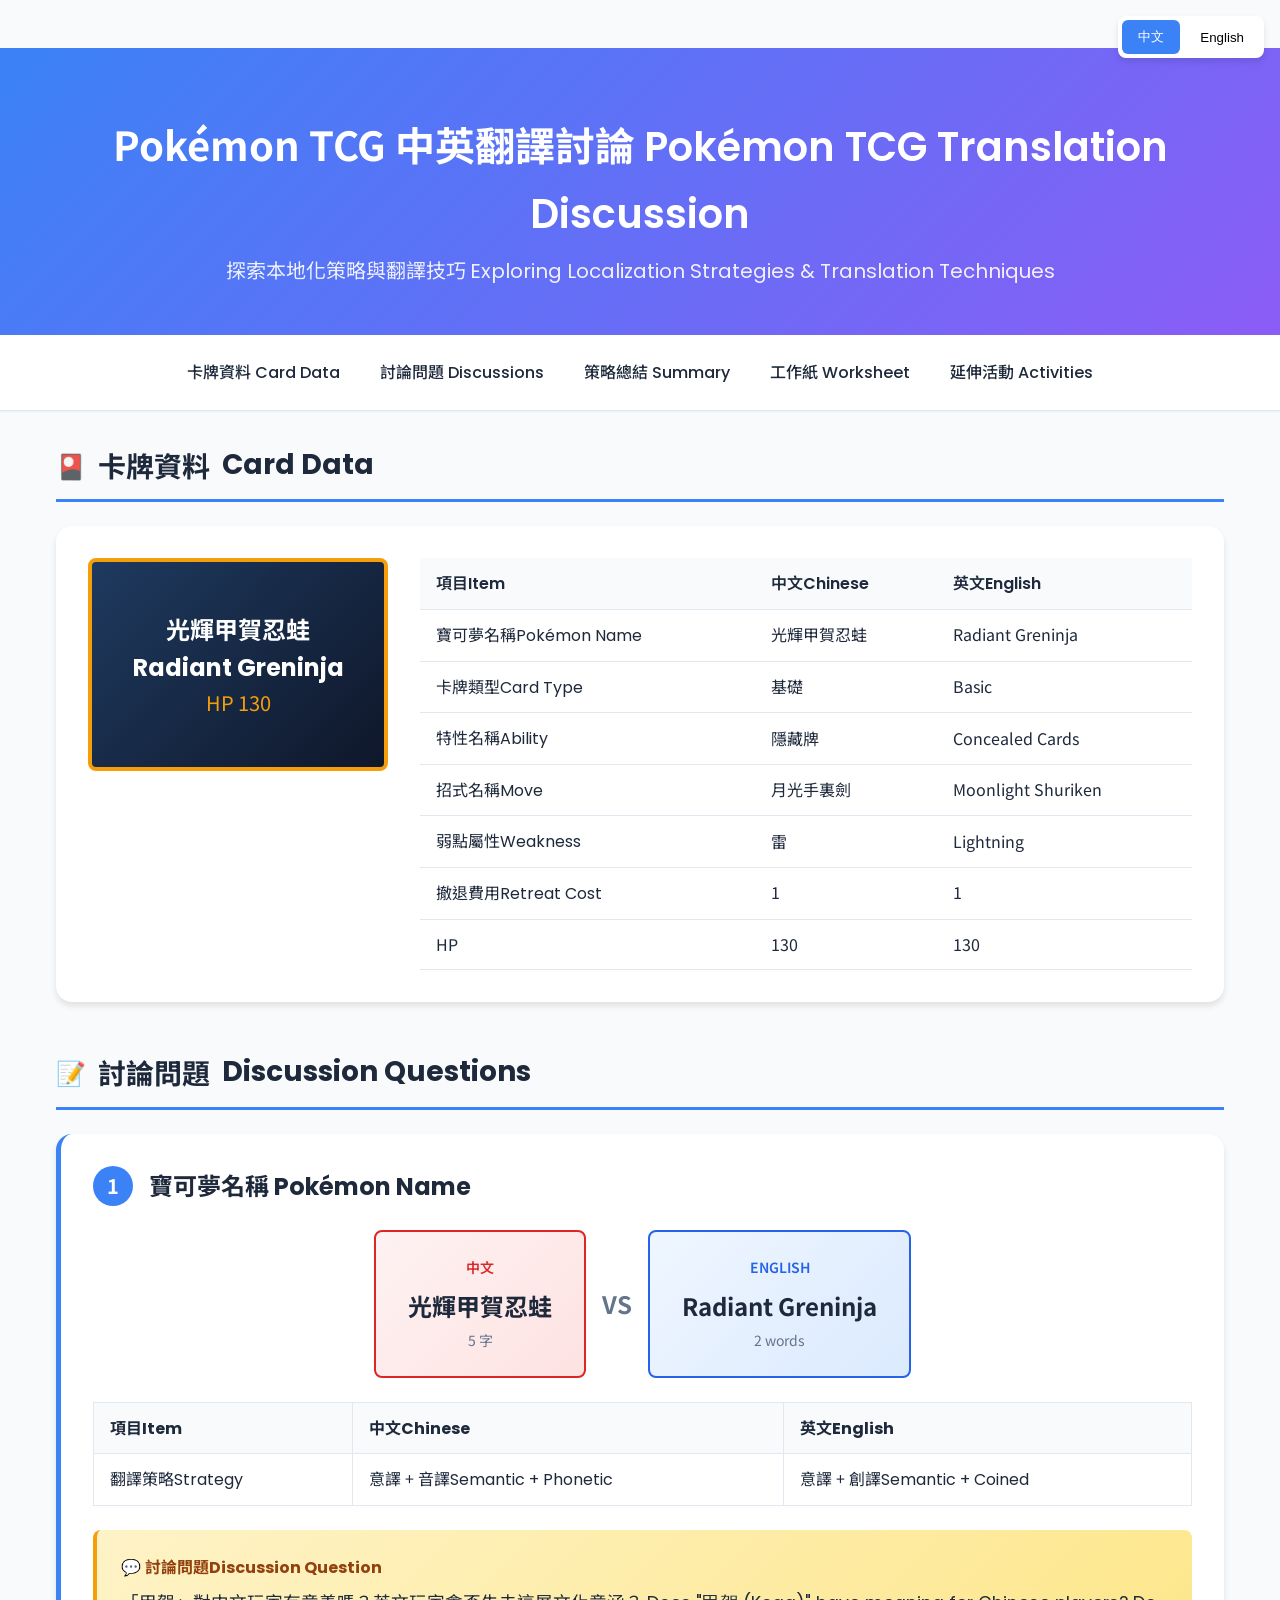
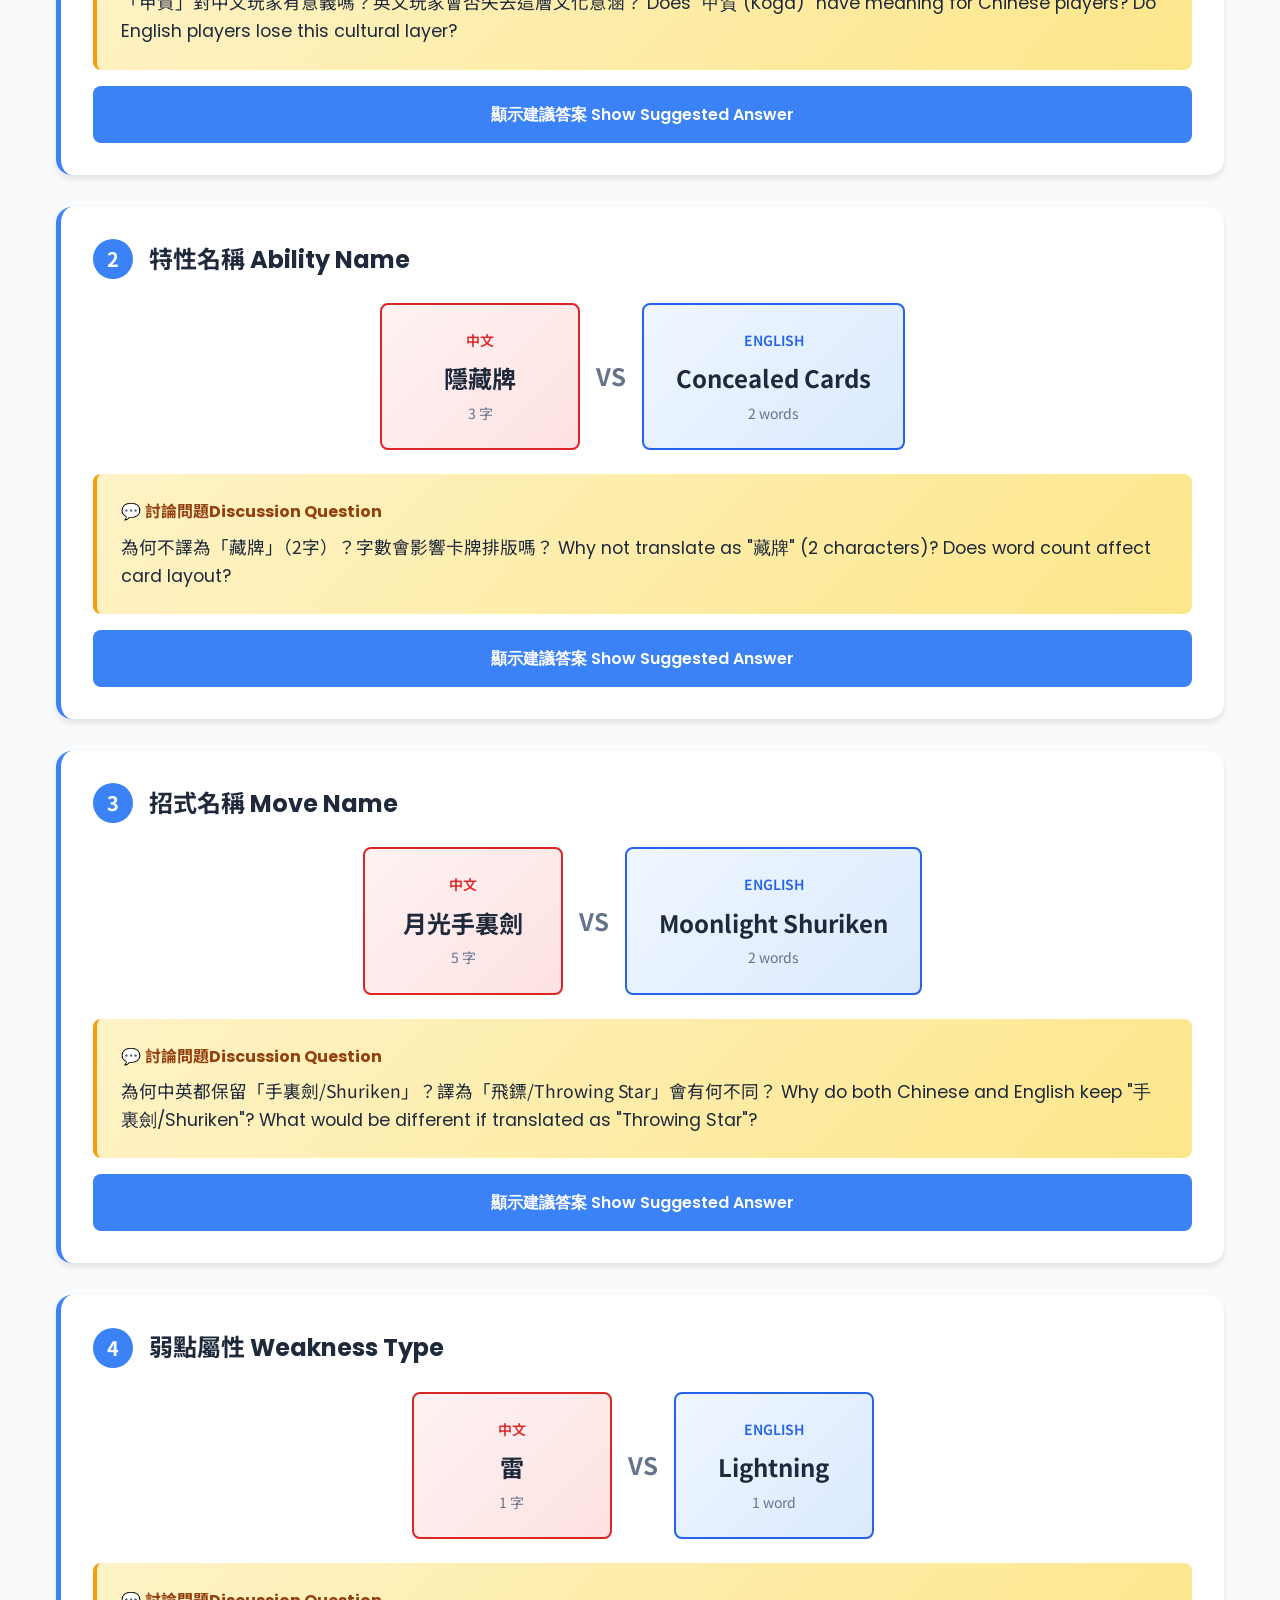
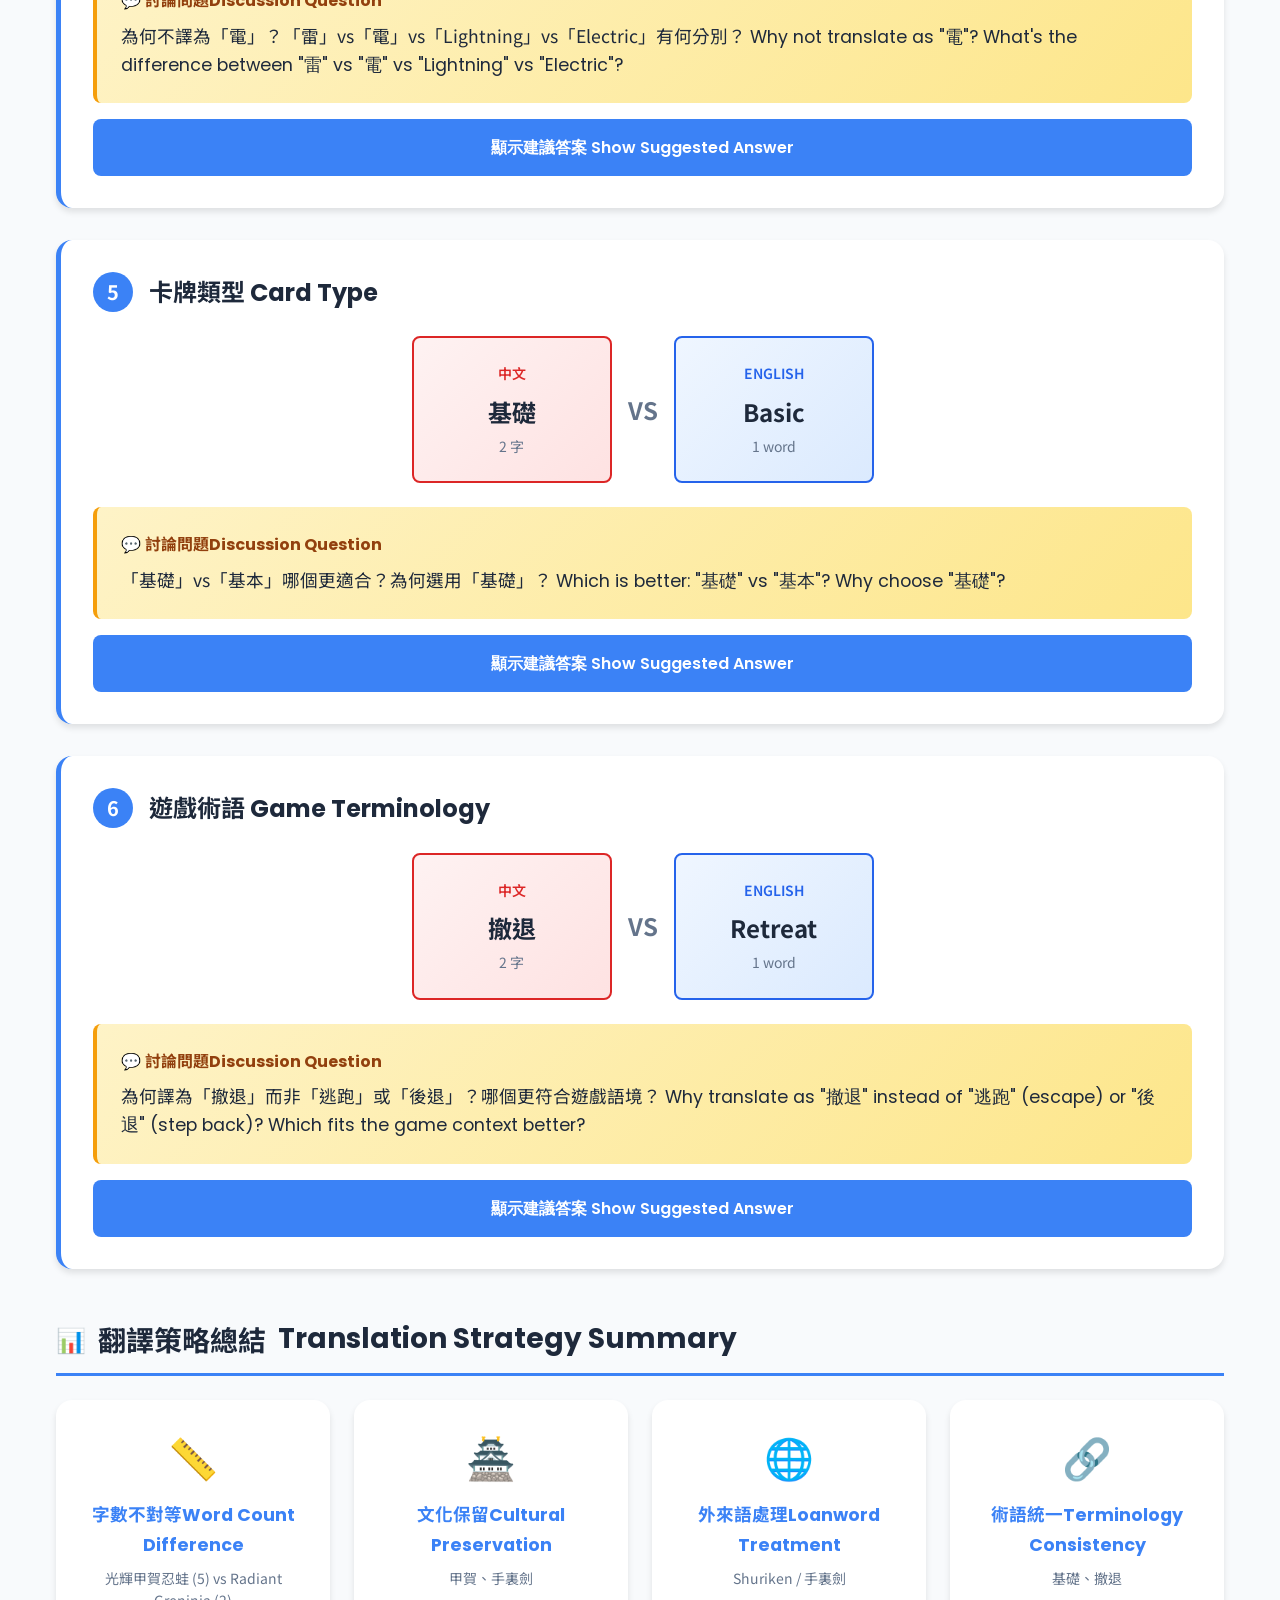
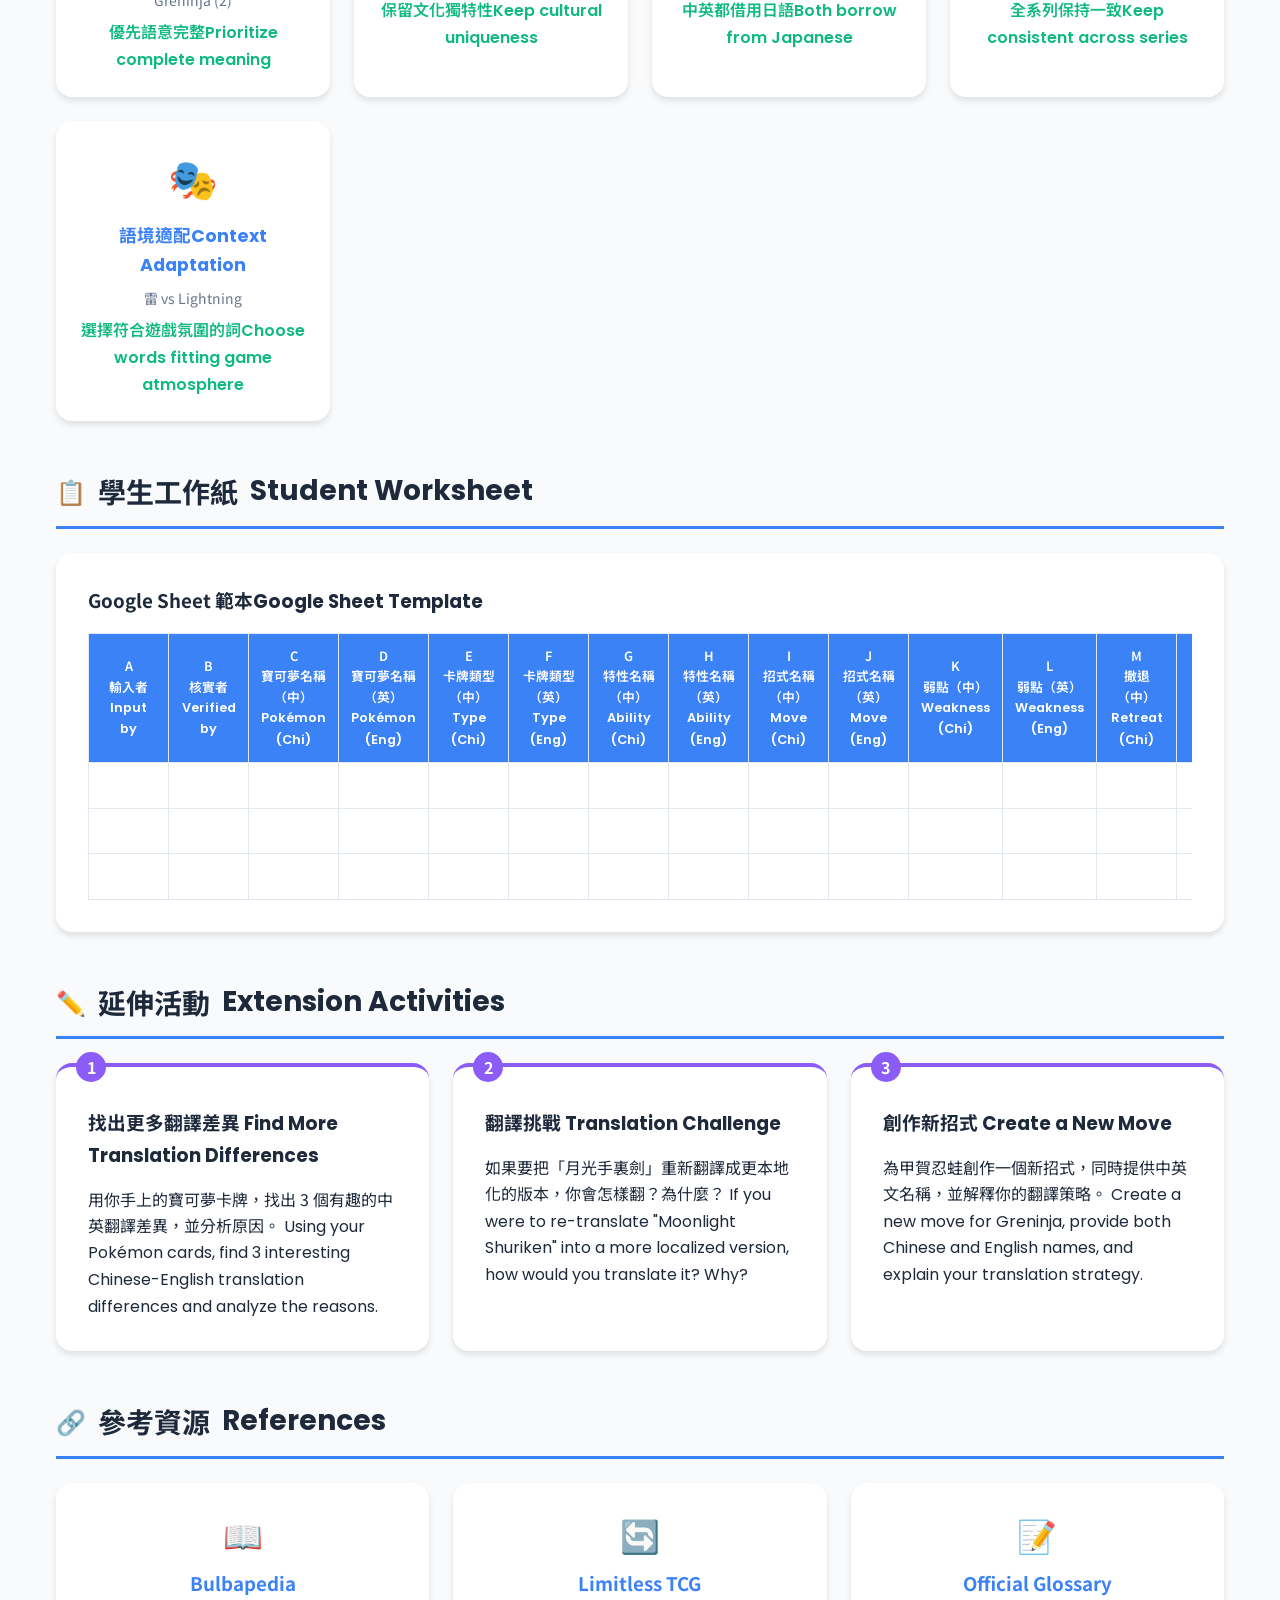
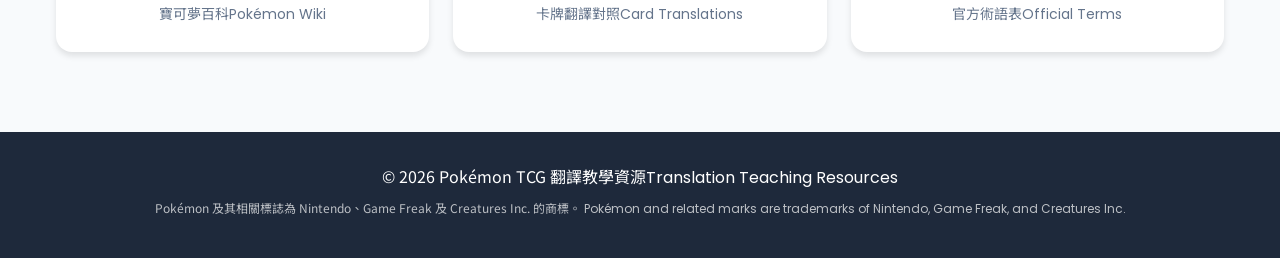
<file: card.html>
<!DOCTYPE html>
<html lang="zh-Hant">
<head>
    <meta charset="UTF-8">
    <meta name="viewport" content="width=device-width, initial-scale=1.0">
    <title>Pokémon TCG 翻譯討論 | Translation Discussion</title>
    <link rel="stylesheet" href="style.css">
    <link rel="preconnect" href="https://fonts.googleapis.com">
    <link rel="preconnect" href="https://fonts.gstatic.com" crossorigin>
    <link href="https://fonts.googleapis.com/css2?family=Noto+Sans+TC:wght@400;500;700&family=Poppins:wght@400;500;600;700&display=swap" rel="stylesheet">
</head>
<body>
    <!-- Language Toggle -->
    <div class="language-toggle">
        <button id="lang-zh" class="lang-btn active">中文</button>
        <button id="lang-en" class="lang-btn">English</button>
    </div>

    <!-- Header -->
    <header class="header">
        <div class="container">
            <h1>
                <span class="zh">Pokémon TCG 中英翻譯討論</span>
                <span class="en">Pokémon TCG Translation Discussion</span>
            </h1>
            <p class="subtitle">
                <span class="zh">探索本地化策略與翻譯技巧</span>
                <span class="en">Exploring Localization Strategies & Translation Techniques</span>
            </p>
        </div>
    </header>

    <!-- Navigation -->
    <nav class="navbar">
        <div class="container">
            <ul class="nav-list">
                <li><a href="#card-data">
                    <span class="zh">卡牌資料</span>
                    <span class="en">Card Data</span>
                </a></li>
                <li><a href="#discussions">
                    <span class="zh">討論問題</span>
                    <span class="en">Discussions</span>
                </a></li>
                <li><a href="#summary">
                    <span class="zh">策略總結</span>
                    <span class="en">Summary</span>
                </a></li>
                <li><a href="#worksheet">
                    <span class="zh">工作紙</span>
                    <span class="en">Worksheet</span>
                </a></li>
                <li><a href="#activities">
                    <span class="zh">延伸活動</span>
                    <span class="en">Activities</span>
                </a></li>
            </ul>
        </div>
    </nav>

    <!-- Main Content -->
    <main class="main-content">
        <div class="container">

            <!-- Card Data Section -->
            <section id="card-data" class="section">
                <h2 class="section-title">
                    <span class="icon">🎴</span>
                    <span class="zh">卡牌資料</span>
                    <span class="en">Card Data</span>
                </h2>
                
                <div class="card-display">
                    <div class="card-image">
                        <div class="card-placeholder">
                            <span class="zh">光輝甲賀忍蛙</span>
                            <span class="en">Radiant Greninja</span>
                            <p>HP 130</p>
                        </div>
                    </div>
                    
                    <div class="card-info">
                        <table class="data-table">
                            <thead>
                                <tr>
                                    <th><span class="zh">項目</span><span class="en">Item</span></th>
                                    <th><span class="zh">中文</span><span class="en">Chinese</span></th>
                                    <th><span class="zh">英文</span><span class="en">English</span></th>
                                </tr>
                            </thead>
                            <tbody>
                                <tr>
                                    <td><span class="zh">寶可夢名稱</span><span class="en">Pokémon Name</span></td>
                                    <td>光輝甲賀忍蛙</td>
                                    <td>Radiant Greninja</td>
                                </tr>
                                <tr>
                                    <td><span class="zh">卡牌類型</span><span class="en">Card Type</span></td>
                                    <td>基礎</td>
                                    <td>Basic</td>
                                </tr>
                                <tr>
                                    <td><span class="zh">特性名稱</span><span class="en">Ability</span></td>
                                    <td>隱藏牌</td>
                                    <td>Concealed Cards</td>
                                </tr>
                                <tr>
                                    <td><span class="zh">招式名稱</span><span class="en">Move</span></td>
                                    <td>月光手裏劍</td>
                                    <td>Moonlight Shuriken</td>
                                </tr>
                                <tr>
                                    <td><span class="zh">弱點屬性</span><span class="en">Weakness</span></td>
                                    <td>雷</td>
                                    <td>Lightning</td>
                                </tr>
                                <tr>
                                    <td><span class="zh">撤退費用</span><span class="en">Retreat Cost</span></td>
                                    <td>1</td>
                                    <td>1</td>
                                </tr>
                                <tr>
                                    <td>HP</td>
                                    <td>130</td>
                                    <td>130</td>
                                </tr>
                            </tbody>
                        </table>
                    </div>
                </div>
            </section>

            <!-- Discussion Section -->
            <section id="discussions" class="section">
                <h2 class="section-title">
                    <span class="icon">📝</span>
                    <span class="zh">討論問題</span>
                    <span class="en">Discussion Questions</span>
                </h2>

                <!-- Discussion 1 -->
                <div class="discussion-card">
                    <div class="discussion-header">
                        <span class="discussion-number">1</span>
                        <h3>
                            <span class="zh">寶可夢名稱</span>
                            <span class="en">Pokémon Name</span>
                        </h3>
                    </div>
                    
                    <div class="comparison-box">
                        <div class="compare-item chinese">
                            <span class="label">中文</span>
                            <span class="term">光輝甲賀忍蛙</span>
                            <span class="count">5 字</span>
                        </div>
                        <div class="compare-vs">VS</div>
                        <div class="compare-item english">
                            <span class="label">English</span>
                            <span class="term">Radiant Greninja</span>
                            <span class="count">2 words</span>
                        </div>
                    </div>

                    <div class="analysis-table">
                        <table>
                            <tr>
                                <th><span class="zh">項目</span><span class="en">Item</span></th>
                                <th><span class="zh">中文</span><span class="en">Chinese</span></th>
                                <th><span class="zh">英文</span><span class="en">English</span></th>
                            </tr>
                            <tr>
                                <td><span class="zh">翻譯策略</span><span class="en">Strategy</span></td>
                                <td><span class="zh">意譯 + 音譯</span><span class="en">Semantic + Phonetic</span></td>
                                <td><span class="zh">意譯 + 創譯</span><span class="en">Semantic + Coined</span></td>
                            </tr>
                        </table>
                    </div>

                    <div class="question-box">
                        <h4>💬 <span class="zh">討論問題</span><span class="en">Discussion Question</span></h4>
                        <p class="zh">「甲賀」對中文玩家有意義嗎？英文玩家會否失去這層文化意涵？</p>
                        <p class="en">Does "甲賀 (Koga)" have meaning for Chinese players? Do English players lose this cultural layer?</p>
                    </div>

                    <div class="answer-box">
                        <button class="toggle-answer">
                            <span class="zh">顯示建議答案</span>
                            <span class="en">Show Suggested Answer</span>
                        </button>
                        <div class="answer-content">
                            <h4>✅ <span class="zh">建議答案</span><span class="en">Suggested Answer</span></h4>
                            <div class="zh">
                                <p>「甲賀」是日本著名忍者流派，中文保留此名稱能：</p>
                                <ul>
                                    <li>強化忍者形象</li>
                                    <li>保留文化深度</li>
                                    <li>吸引熟悉日本文化的玩家</li>
                                </ul>
                                <p>英文「Greninja」雖失去「甲賀」元素，但透過「Ninja」仍傳達忍者概念，且創譯名較易發音記憶。</p>
                            </div>
                            <div class="en">
                                <p>"甲賀 (Koga)" is a famous Japanese ninja clan. Keeping it in Chinese:</p>
                                <ul>
                                    <li>Strengthens the ninja image</li>
                                    <li>Preserves cultural depth</li>
                                    <li>Appeals to players familiar with Japanese culture</li>
                                </ul>
                                <p>English "Greninja" loses the "Koga" element, but still conveys the ninja concept through "Ninja", and the coined name is easier to pronounce and remember.</p>
                            </div>
                        </div>
                    </div>
                </div>

                <!-- Discussion 2 -->
                <div class="discussion-card">
                    <div class="discussion-header">
                        <span class="discussion-number">2</span>
                        <h3>
                            <span class="zh">特性名稱</span>
                            <span class="en">Ability Name</span>
                        </h3>
                    </div>
                    
                    <div class="comparison-box">
                        <div class="compare-item chinese">
                            <span class="label">中文</span>
                            <span class="term">隱藏牌</span>
                            <span class="count">3 字</span>
                        </div>
                        <div class="compare-vs">VS</div>
                        <div class="compare-item english">
                            <span class="label">English</span>
                            <span class="term">Concealed Cards</span>
                            <span class="count">2 words</span>
                        </div>
                    </div>

                    <div class="question-box">
                        <h4>💬 <span class="zh">討論問題</span><span class="en">Discussion Question</span></h4>
                        <p class="zh">為何不譯為「藏牌」（2字）？字數會影響卡牌排版嗎？</p>
                        <p class="en">Why not translate as "藏牌" (2 characters)? Does word count affect card layout?</p>
                    </div>

                    <div class="answer-box">
                        <button class="toggle-answer">
                            <span class="zh">顯示建議答案</span>
                            <span class="en">Show Suggested Answer</span>
                        </button>
                        <div class="answer-content">
                            <h4>✅ <span class="zh">建議答案</span><span class="en">Suggested Answer</span></h4>
                            <div class="zh">
                                <p>「隱藏牌」優於「藏牌」的原因：</p>
                                <ul>
                                    <li>「隱藏」語意更完整，強調「隱密」特性</li>
                                    <li>「藏牌」可能被誤解為「收藏的牌」</li>
                                    <li>三字結構更正式，符合遊戲術語風格</li>
                                </ul>
                                <p>字數確實影響排版，但可讀性和準確性優先於節省空間。</p>
                            </div>
                            <div class="en">
                                <p>"隱藏牌" is better than "藏牌" because:</p>
                                <ul>
                                    <li>"隱藏" has more complete meaning, emphasizing "concealment"</li>
                                    <li>"藏牌" could be misunderstood as "collected cards"</li>
                                    <li>Three-character structure is more formal, matching game terminology style</li>
                                </ul>
                                <p>Word count does affect layout, but readability and accuracy take priority over saving space.</p>
                            </div>
                        </div>
                    </div>
                </div>

                <!-- Discussion 3 -->
                <div class="discussion-card">
                    <div class="discussion-header">
                        <span class="discussion-number">3</span>
                        <h3>
                            <span class="zh">招式名稱</span>
                            <span class="en">Move Name</span>
                        </h3>
                    </div>
                    
                    <div class="comparison-box">
                        <div class="compare-item chinese">
                            <span class="label">中文</span>
                            <span class="term">月光手裏劍</span>
                            <span class="count">5 字</span>
                        </div>
                        <div class="compare-vs">VS</div>
                        <div class="compare-item english">
                            <span class="label">English</span>
                            <span class="term">Moonlight Shuriken</span>
                            <span class="count">2 words</span>
                        </div>
                    </div>

                    <div class="question-box">
                        <h4>💬 <span class="zh">討論問題</span><span class="en">Discussion Question</span></h4>
                        <p class="zh">為何中英都保留「手裏劍/Shuriken」？譯為「飛鏢/Throwing Star」會有何不同？</p>
                        <p class="en">Why do both Chinese and English keep "手裏劍/Shuriken"? What would be different if translated as "Throwing Star"?</p>
                    </div>

                    <div class="answer-box">
                        <button class="toggle-answer">
                            <span class="zh">顯示建議答案</span>
                            <span class="en">Show Suggested Answer</span>
                        </button>
                        <div class="answer-content">
                            <h4>✅ <span class="zh">建議答案</span><span class="en">Suggested Answer</span></h4>
                            <div class="zh">
                                <p>保留「手裏劍/Shuriken」的原因：</p>
                                <ul>
                                    <li><strong>文化獨特性：</strong>手裏劍是日本忍者專屬武器，「飛鏢」太普通</li>
                                    <li><strong>角色一致性：</strong>強化甲賀忍蛙的忍者身份</li>
                                    <li><strong>玩家期待：</strong>寶可夢玩家熟悉日本文化元素</li>
                                    <li><strong>品牌統一：</strong>全球版本保持一致風格</li>
                                </ul>
                                <p>若譯為「飛鏢/Throwing Star」，會失去忍者特色，變得平淡普通。</p>
                            </div>
                            <div class="en">
                                <p>Reasons to keep "手裏劍/Shuriken":</p>
                                <ul>
                                    <li><strong>Cultural uniqueness:</strong> Shuriken is a ninja-specific weapon; "Throwing Star" is too generic</li>
                                    <li><strong>Character consistency:</strong> Reinforces Greninja's ninja identity</li>
                                    <li><strong>Player expectations:</strong> Pokémon players are familiar with Japanese cultural elements</li>
                                    <li><strong>Brand unity:</strong> Maintains consistent style across global versions</li>
                                </ul>
                                <p>If translated as "Throwing Star", it would lose the ninja character and become bland.</p>
                            </div>
                        </div>
                    </div>
                </div>

                <!-- Discussion 4 -->
                <div class="discussion-card">
                    <div class="discussion-header">
                        <span class="discussion-number">4</span>
                        <h3>
                            <span class="zh">弱點屬性</span>
                            <span class="en">Weakness Type</span>
                        </h3>
                    </div>
                    
                    <div class="comparison-box">
                        <div class="compare-item chinese">
                            <span class="label">中文</span>
                            <span class="term">雷</span>
                            <span class="count">1 字</span>
                        </div>
                        <div class="compare-vs">VS</div>
                        <div class="compare-item english">
                            <span class="label">English</span>
                            <span class="term">Lightning</span>
                            <span class="count">1 word</span>
                        </div>
                    </div>

                    <div class="question-box">
                        <h4>💬 <span class="zh">討論問題</span><span class="en">Discussion Question</span></h4>
                        <p class="zh">為何不譯為「電」？「雷」vs「電」vs「Lightning」vs「Electric」有何分別？</p>
                        <p class="en">Why not translate as "電"? What's the difference between "雷" vs "電" vs "Lightning" vs "Electric"?</p>
                    </div>

                    <div class="answer-box">
                        <button class="toggle-answer">
                            <span class="zh">顯示建議答案</span>
                            <span class="en">Show Suggested Answer</span>
                        </button>
                        <div class="answer-content">
                            <h4>✅ <span class="zh">建議答案</span><span class="en">Suggested Answer</span></h4>
                            <table class="answer-table">
                                <tr>
                                    <th><span class="zh">術語</span><span class="en">Term</span></th>
                                    <th><span class="zh">意涵</span><span class="en">Meaning</span></th>
                                    <th><span class="zh">適用性</span><span class="en">Suitability</span></th>
                                </tr>
                                <tr>
                                    <td>雷</td>
                                    <td><span class="zh">自然現象、威力感</span><span class="en">Natural phenomenon, powerful</span></td>
                                    <td>✅</td>
                                </tr>
                                <tr>
                                    <td>電</td>
                                    <td><span class="zh">能源、科技感</span><span class="en">Energy, technical</span></td>
                                    <td>❌</td>
                                </tr>
                                <tr>
                                    <td>Lightning</td>
                                    <td><span class="zh">閃電、自然力量</span><span class="en">Natural force</span></td>
                                    <td>✅</td>
                                </tr>
                                <tr>
                                    <td>Electric</td>
                                    <td><span class="zh">電力、科技</span><span class="en">Power, technical</span></td>
                                    <td>❌</td>
                                </tr>
                            </table>
                            <p class="zh">「雷」和「Lightning」都強調自然力量和威力，更符合寶可夢對戰的氛圍。</p>
                            <p class="en">Both "雷" and "Lightning" emphasize natural power and force, better fitting the Pokémon battle atmosphere.</p>
                        </div>
                    </div>
                </div>

                <!-- Discussion 5 -->
                <div class="discussion-card">
                    <div class="discussion-header">
                        <span class="discussion-number">5</span>
                        <h3>
                            <span class="zh">卡牌類型</span>
                            <span class="en">Card Type</span>
                        </h3>
                    </div>
                    
                    <div class="comparison-box">
                        <div class="compare-item chinese">
                            <span class="label">中文</span>
                            <span class="term">基礎</span>
                            <span class="count">2 字</span>
                        </div>
                        <div class="compare-vs">VS</div>
                        <div class="compare-item english">
                            <span class="label">English</span>
                            <span class="term">Basic</span>
                            <span class="count">1 word</span>
                        </div>
                    </div>

                    <div class="question-box">
                        <h4>💬 <span class="zh">討論問題</span><span class="en">Discussion Question</span></h4>
                        <p class="zh">「基礎」vs「基本」哪個更適合？為何選用「基礎」？</p>
                        <p class="en">Which is better: "基礎" vs "基本"? Why choose "基礎"?</p>
                    </div>

                    <div class="answer-box">
                        <button class="toggle-answer">
                            <span class="zh">顯示建議答案</span>
                            <span class="en">Show Suggested Answer</span>
                        </button>
                        <div class="answer-content">
                            <h4>✅ <span class="zh">建議答案</span><span class="en">Suggested Answer</span></h4>
                            <table class="answer-table">
                                <tr>
                                    <th><span class="zh">術語</span><span class="en">Term</span></th>
                                    <th><span class="zh">意涵</span><span class="en">Meaning</span></th>
                                    <th><span class="zh">適用性</span><span class="en">Suitability</span></th>
                                </tr>
                                <tr>
                                    <td>基礎</td>
                                    <td><span class="zh">根基、起點</span><span class="en">Foundation, starting point</span></td>
                                    <td>✅</td>
                                </tr>
                                <tr>
                                    <td>基本</td>
                                    <td><span class="zh">簡單、基礎程度</span><span class="en">Simple, elementary</span></td>
                                    <td>❌</td>
                                </tr>
                            </table>
                            <p class="zh">「基礎」暗示這是進化鏈的根基，有發展潛力；「基本」則可能讓玩家覺得卡牌較弱。</p>
                            <p class="en">"基礎" suggests this is the foundation of an evolution chain with growth potential; "基本" might make players feel the card is weaker.</p>
                        </div>
                    </div>
                </div>

                <!-- Discussion 6 -->
                <div class="discussion-card">
                    <div class="discussion-header">
                        <span class="discussion-number">6</span>
                        <h3>
                            <span class="zh">遊戲術語</span>
                            <span class="en">Game Terminology</span>
                        </h3>
                    </div>
                    
                    <div class="comparison-box">
                        <div class="compare-item chinese">
                            <span class="label">中文</span>
                            <span class="term">撤退</span>
                            <span class="count">2 字</span>
                        </div>
                        <div class="compare-vs">VS</div>
                        <div class="compare-item english">
                            <span class="label">English</span>
                            <span class="term">Retreat</span>
                            <span class="count">1 word</span>
                        </div>
                    </div>

                    <div class="question-box">
                        <h4>💬 <span class="zh">討論問題</span><span class="en">Discussion Question</span></h4>
                        <p class="zh">為何譯為「撤退」而非「逃跑」或「後退」？哪個更符合遊戲語境？</p>
                        <p class="en">Why translate as "撤退" instead of "逃跑" (escape) or "後退" (step back)? Which fits the game context better?</p>
                    </div>

                    <div class="answer-box">
                        <button class="toggle-answer">
                            <span class="zh">顯示建議答案</span>
                            <span class="en">Show Suggested Answer</span>
                        </button>
                        <div class="answer-content">
                            <h4>✅ <span class="zh">建議答案</span><span class="en">Suggested Answer</span></h4>
                            <table class="answer-table">
                                <tr>
                                    <th><span class="zh">術語</span><span class="en">Term</span></th>
                                    <th><span class="zh">意涵</span><span class="en">Meaning</span></th>
                                    <th><span class="zh">適用性</span><span class="en">Suitability</span></th>
                                </tr>
                                <tr>
                                    <td>撤退</td>
                                    <td><span class="zh">戰略性退出</span><span class="en">Strategic withdrawal</span></td>
                                    <td>✅</td>
                                </tr>
                                <tr>
                                    <td>逃跑</td>
                                    <td><span class="zh">害怕逃離</span><span class="en">Fleeing in fear</span></td>
                                    <td>❌</td>
                                </tr>
                                <tr>
                                    <td>後退</td>
                                    <td><span class="zh">簡單移動</span><span class="en">Simple movement</span></td>
                                    <td>❌</td>
                                </tr>
                            </table>
                            <p class="zh">「撤退」是軍事/戰略術語，暗示這是有計劃的戰術行動，符合 TCG 對戰的策略性。</p>
                            <p class="en">"撤退" is a military/strategic term, implying a planned tactical action, fitting the strategic nature of TCG battles.</p>
                        </div>
                    </div>
                </div>

            </section>

            <!-- Summary Section -->
            <section id="summary" class="section">
                <h2 class="section-title">
                    <span class="icon">📊</span>
                    <span class="zh">翻譯策略總結</span>
                    <span class="en">Translation Strategy Summary</span>
                </h2>

                <div class="summary-grid">
                    <div class="summary-card">
                        <div class="summary-icon">📏</div>
                        <h3><span class="zh">字數不對等</span><span class="en">Word Count Difference</span></h3>
                        <p class="example">光輝甲賀忍蛙 (5) vs Radiant Greninja (2)</p>
                        <p class="strategy"><span class="zh">優先語意完整</span><span class="en">Prioritize complete meaning</span></p>
                    </div>
                    <div class="summary-card">
                        <div class="summary-icon">🏯</div>
                        <h3><span class="zh">文化保留</span><span class="en">Cultural Preservation</span></h3>
                        <p class="example">甲賀、手裏劍</p>
                        <p class="strategy"><span class="zh">保留文化獨特性</span><span class="en">Keep cultural uniqueness</span></p>
                    </div>
                    <div class="summary-card">
                        <div class="summary-icon">🌐</div>
                        <h3><span class="zh">外來語處理</span><span class="en">Loanword Treatment</span></h3>
                        <p class="example">Shuriken / 手裏劍</p>
                        <p class="strategy"><span class="zh">中英都借用日語</span><span class="en">Both borrow from Japanese</span></p>
                    </div>
                    <div class="summary-card">
                        <div class="summary-icon">🔗</div>
                        <h3><span class="zh">術語統一</span><span class="en">Terminology Consistency</span></h3>
                        <p class="example">基礎、撤退</p>
                        <p class="strategy"><span class="zh">全系列保持一致</span><span class="en">Keep consistent across series</span></p>
                    </div>
                    <div class="summary-card">
                        <div class="summary-icon">🎭</div>
                        <h3><span class="zh">語境適配</span><span class="en">Context Adaptation</span></h3>
                        <p class="example">雷 vs Lightning</p>
                        <p class="strategy"><span class="zh">選擇符合遊戲氛圍的詞</span><span class="en">Choose words fitting game atmosphere</span></p>
                    </div>
                </div>
            </section>

            <!-- Worksheet Section -->
            <section id="worksheet" class="section">
                <h2 class="section-title">
                    <span class="icon">📋</span>
                    <span class="zh">學生工作紙</span>
                    <span class="en">Student Worksheet</span>
                </h2>

                <div class="worksheet-container">
                    <h3><span class="zh">Google Sheet 範本</span><span class="en">Google Sheet Template</span></h3>
                    <div class="table-scroll">
                        <table class="worksheet-table">
                            <thead>
                                <tr>
                                    <th>A<br><span class="zh">輸入者</span><span class="en">Input by</span></th>
                                    <th>B<br><span class="zh">核實者</span><span class="en">Verified by</span></th>
                                    <th>C<br><span class="zh">寶可夢名稱（中）</span><span class="en">Pokémon (Chi)</span></th>
                                    <th>D<br><span class="zh">寶可夢名稱（英）</span><span class="en">Pokémon (Eng)</span></th>
                                    <th>E<br><span class="zh">卡牌類型（中）</span><span class="en">Type (Chi)</span></th>
                                    <th>F<br><span class="zh">卡牌類型（英）</span><span class="en">Type (Eng)</span></th>
                                    <th>G<br><span class="zh">特性名稱（中）</span><span class="en">Ability (Chi)</span></th>
                                    <th>H<br><span class="zh">特性名稱（英）</span><span class="en">Ability (Eng)</span></th>
                                    <th>I<br><span class="zh">招式名稱（中）</span><span class="en">Move (Chi)</span></th>
                                    <th>J<br><span class="zh">招式名稱（英）</span><span class="en">Move (Eng)</span></th>
                                    <th>K<br><span class="zh">弱點（中）</span><span class="en">Weakness (Chi)</span></th>
                                    <th>L<br><span class="zh">弱點（英）</span><span class="en">Weakness (Eng)</span></th>
                                    <th>M<br><span class="zh">撤退（中）</span><span class="en">Retreat (Chi)</span></th>
                                    <th>N<br><span class="zh">撤退（英）</span><span class="en">Retreat (Eng)</span></th>
                                    <th>O<br>HP</th>
                                </tr>
                            </thead>
                            <tbody>
                                <tr>
                                    <td contenteditable="true"></td>
                                    <td contenteditable="true"></td>
                                    <td contenteditable="true"></td>
                                    <td contenteditable="true"></td>
                                    <td contenteditable="true"></td>
                                    <td contenteditable="true"></td>
                                    <td contenteditable="true"></td>
                                    <td contenteditable="true"></td>
                                    <td contenteditable="true"></td>
                                    <td contenteditable="true"></td>
                                    <td contenteditable="true"></td>
                                    <td contenteditable="true"></td>
                                    <td contenteditable="true"></td>
                                    <td contenteditable="true"></td>
                                    <td contenteditable="true"></td>
                                </tr>
                                <tr>
                                    <td contenteditable="true"></td>
                                    <td contenteditable="true"></td>
                                    <td contenteditable="true"></td>
                                    <td contenteditable="true"></td>
                                    <td contenteditable="true"></td>
                                    <td contenteditable="true"></td>
                                    <td contenteditable="true"></td>
                                    <td contenteditable="true"></td>
                                    <td contenteditable="true"></td>
                                    <td contenteditable="true"></td>
                                    <td contenteditable="true"></td>
                                    <td contenteditable="true"></td>
                                    <td contenteditable="true"></td>
                                    <td contenteditable="true"></td>
                                    <td contenteditable="true"></td>
                                </tr>
                                <tr>
                                    <td contenteditable="true"></td>
                                    <td contenteditable="true"></td>
                                    <td contenteditable="true"></td>
                                    <td contenteditable="true"></td>
                                    <td contenteditable="true"></td>
                                    <td contenteditable="true"></td>
                                    <td contenteditable="true"></td>
                                    <td contenteditable="true"></td>
                                    <td contenteditable="true"></td>
                                    <td contenteditable="true"></td>
                                    <td contenteditable="true"></td>
                                    <td contenteditable="true"></td>
                                    <td contenteditable="true"></td>
                                    <td contenteditable="true"></td>
                                    <td contenteditable="true"></td>
                                </tr>
                            </tbody>
                        </table>
                    </div>
                </div>
            </section>

            <!-- Activities Section -->
            <section id="activities" class="section">
                <h2 class="section-title">
                    <span class="icon">✏️</span>
                    <span class="zh">延伸活動</span>
                    <span class="en">Extension Activities</span>
                </h2>

                <div class="activities-grid">
                    <div class="activity-card">
                        <div class="activity-number">1</div>
                        <h3>
                            <span class="zh">找出更多翻譯差異</span>
                            <span class="en">Find More Translation Differences</span>
                        </h3>
                        <p class="zh">用你手上的寶可夢卡牌，找出 3 個有趣的中英翻譯差異，並分析原因。</p>
                        <p class="en">Using your Pokémon cards, find 3 interesting Chinese-English translation differences and analyze the reasons.</p>
                    </div>

                    <div class="activity-card">
                        <div class="activity-number">2</div>
                        <h3>
                            <span class="zh">翻譯挑戰</span>
                            <span class="en">Translation Challenge</span>
                        </h3>
                        <p class="zh">如果要把「月光手裏劍」重新翻譯成更本地化的版本，你會怎樣翻？為什麼？</p>
                        <p class="en">If you were to re-translate "Moonlight Shuriken" into a more localized version, how would you translate it? Why?</p>
                    </div>

                    <div class="activity-card">
                        <div class="activity-number">3</div>
                        <h3>
                            <span class="zh">創作新招式</span>
                            <span class="en">Create a New Move</span>
                        </h3>
                        <p class="zh">為甲賀忍蛙創作一個新招式，同時提供中英文名稱，並解釋你的翻譯策略。</p>
                        <p class="en">Create a new move for Greninja, provide both Chinese and English names, and explain your translation strategy.</p>
                    </div>
                </div>
            </section>

            <!-- References Section -->
            <section id="references" class="section">
                <h2 class="section-title">
                    <span class="icon">🔗</span>
                    <span class="zh">參考資源</span>
                    <span class="en">References</span>
                </h2>

                <div class="references-grid">
                    <a href="https://bulbapedia.bulbagarden.net" target="_blank" class="reference-card">
                        <div class="reference-icon">📖</div>
                        <h3>Bulbapedia</h3>
                        <p><span class="zh">寶可夢百科</span><span class="en">Pokémon Wiki</span></p>
                    </a>
                    <a href="https://limitlesstcg.com/translations" target="_blank" class="reference-card">
                        <div class="reference-icon">🔄</div>
                        <h3>Limitless TCG</h3>
                        <p><span class="zh">卡牌翻譯對照</span><span class="en">Card Translations</span></p>
                    </a>
                    <a href="https://pokemon.com/us/play-pokemon/about/pokemon-tcg-glossary" target="_blank" class="reference-card">
                        <div class="reference-icon">📝</div>
                        <h3>Official Glossary</h3>
                        <p><span class="zh">官方術語表</span><span class="en">Official Terms</span></p>
                    </a>
                </div>
            </section>

        </div>
    </main>

    <!-- Footer -->
    <footer class="footer">
        <div class="container">
            <p>© 2026 Pokémon TCG <span class="zh">翻譯教學資源</span><span class="en">Translation Teaching Resources</span></p>
            <p class="disclaimer">
                <span class="zh">Pokémon 及其相關標誌為 Nintendo、Game Freak 及 Creatures Inc. 的商標。</span>
                <span class="en">Pokémon and related marks are trademarks of Nintendo, Game Freak, and Creatures Inc.</span>
            </p>
        </div>
    </footer>

    <script src="script.js"></script>
</body>
</html>
</file>
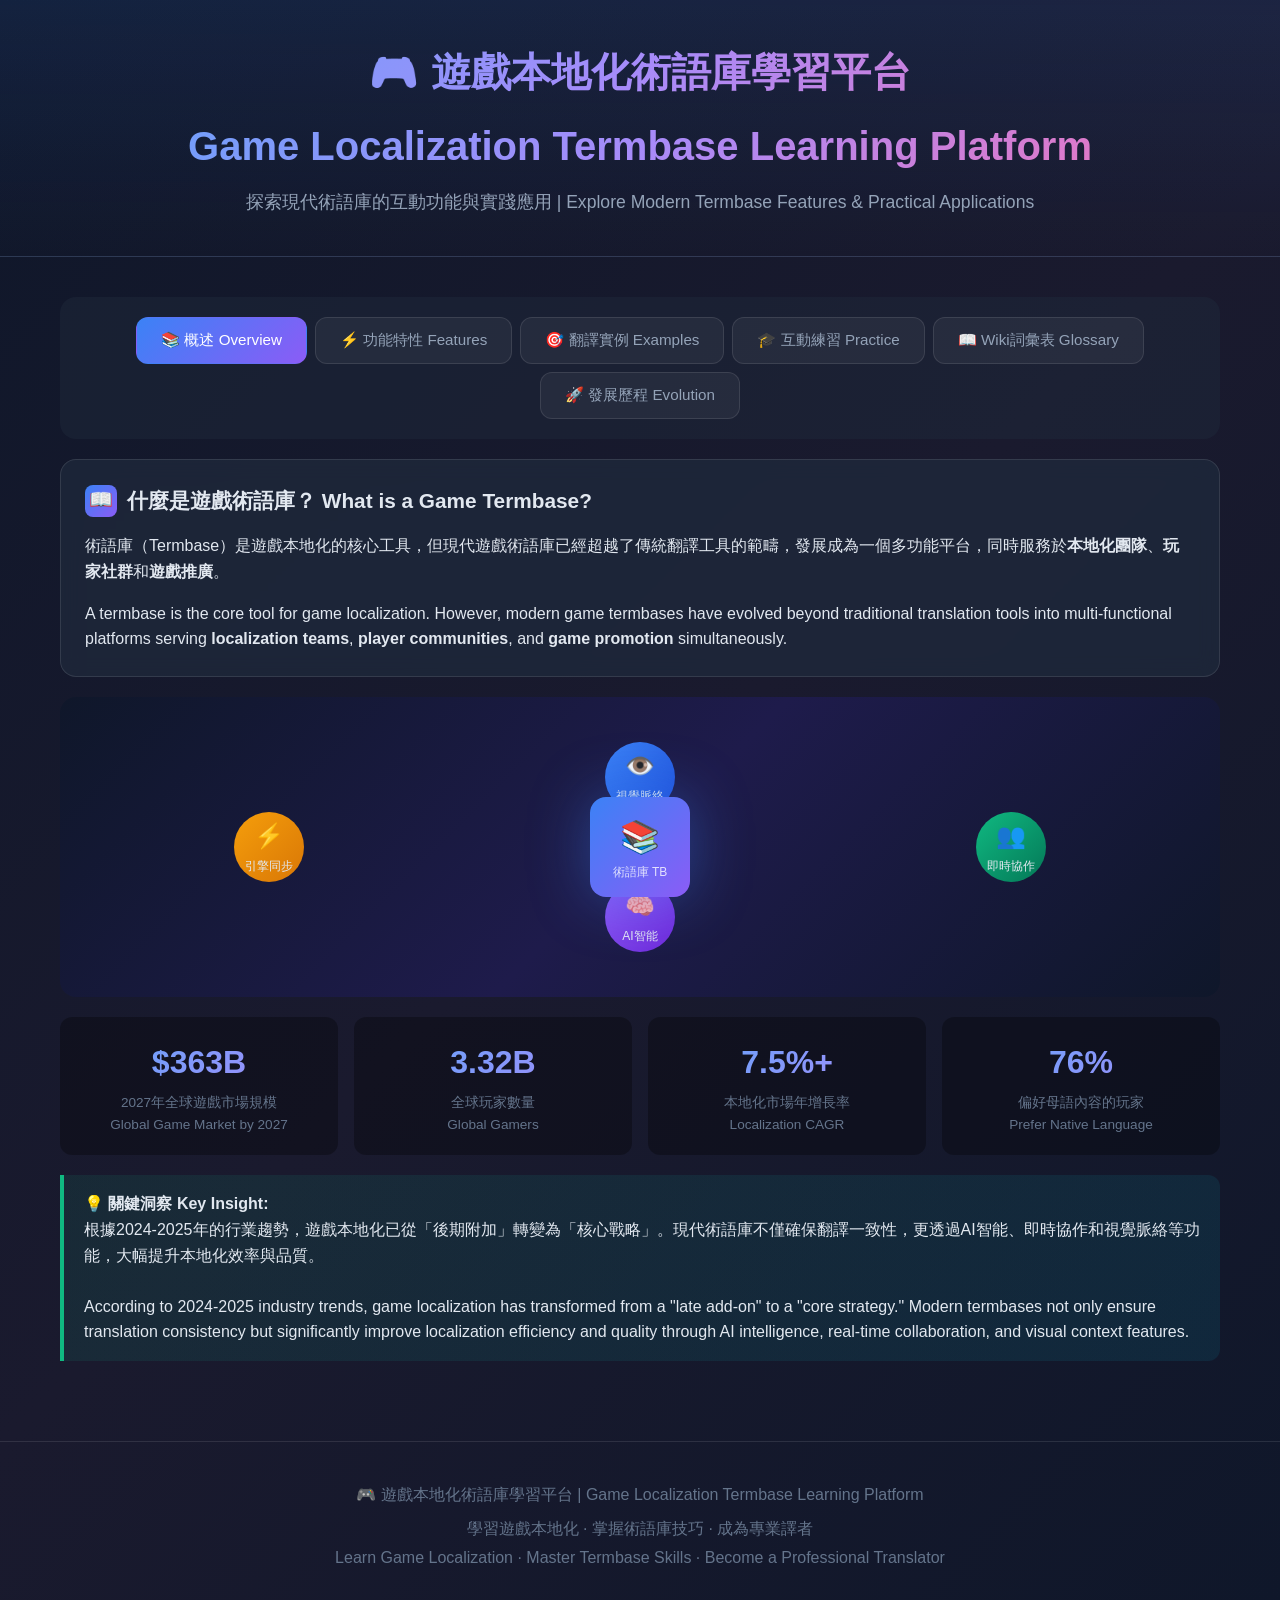
<file: teaching.html>
<!DOCTYPE html>
<html lang="zh-Hant">
<head>
    <meta charset="UTF-8">
    <meta name="viewport" content="width=device-width, initial-scale=1.0">
    <title>遊戲本地化術語庫學習平台 | Game Localization Termbase Learning Platform</title>
    <style>
        * {
            margin: 0;
            padding: 0;
            box-sizing: border-box;
        }

        :root {
            --primary: #3b82f6;
            --secondary: #8b5cf6;
            --success: #10b981;
            --warning: #f59e0b;
            --danger: #ef4444;
            --dark: #1e293b;
            --darker: #0f172a;
            --light: #f1f5f9;
        }

        body {
            font-family: 'Segoe UI', 'Microsoft JhengHei', 'PingFang TC', sans-serif;
            background: linear-gradient(135deg, var(--darker) 0%, #1a1a2e 50%, var(--darker) 100%);
            color: #e2e8f0;
            min-height: 100vh;
            line-height: 1.6;
        }

        .container {
            max-width: 1200px;
            margin: 0 auto;
            padding: 20px;
        }

        /* Header */
        header {
            text-align: center;
            padding: 40px 20px;
            background: linear-gradient(180deg, rgba(59, 130, 246, 0.1) 0%, transparent 100%);
            border-bottom: 1px solid rgba(255,255,255,0.1);
        }

        header h1 {
            font-size: clamp(1.5rem, 4vw, 2.5rem);
            background: linear-gradient(135deg, #60a5fa, #a78bfa, #f472b6);
            -webkit-background-clip: text;
            -webkit-text-fill-color: transparent;
            background-clip: text;
            margin-bottom: 10px;
        }

        header p {
            color: #94a3b8;
            font-size: clamp(0.9rem, 2vw, 1.1rem);
        }

        /* Navigation Tabs */
        .nav-tabs {
            display: flex;
            flex-wrap: wrap;
            gap: 8px;
            justify-content: center;
            padding: 20px;
            background: rgba(30, 41, 59, 0.5);
            border-radius: 16px;
            margin: 20px 0;
        }

        .nav-tab {
            padding: 12px 24px;
            background: rgba(255,255,255,0.05);
            border: 1px solid rgba(255,255,255,0.1);
            border-radius: 12px;
            color: #94a3b8;
            cursor: pointer;
            transition: all 0.3s ease;
            font-size: 0.95rem;
        }

        .nav-tab:hover {
            background: rgba(255,255,255,0.1);
            color: #fff;
        }

        .nav-tab.active {
            background: linear-gradient(135deg, var(--primary), var(--secondary));
            color: #fff;
            border-color: transparent;
        }

        /* Content Sections */
        .content-section {
            display: none;
            animation: fadeIn 0.5s ease;
        }

        .content-section.active {
            display: block;
        }

        @keyframes fadeIn {
            from { opacity: 0; transform: translateY(20px); }
            to { opacity: 1; transform: translateY(0); }
        }

        /* Cards */
        .card {
            background: rgba(30, 41, 59, 0.8);
            border: 1px solid rgba(255,255,255,0.1);
            border-radius: 16px;
            padding: 24px;
            margin-bottom: 20px;
            backdrop-filter: blur(10px);
        }

        .card-title {
            font-size: 1.3rem;
            margin-bottom: 16px;
            display: flex;
            align-items: center;
            gap: 10px;
        }

        .card-title .icon {
            width: 32px;
            height: 32px;
            display: flex;
            align-items: center;
            justify-content: center;
            background: linear-gradient(135deg, var(--primary), var(--secondary));
            border-radius: 8px;
            font-size: 1.2rem;
        }

        /* Feature Grid */
        .feature-grid {
            display: grid;
            grid-template-columns: repeat(auto-fit, minmax(280px, 1fr));
            gap: 20px;
            margin: 20px 0;
        }

        .feature-card {
            background: linear-gradient(145deg, rgba(59, 130, 246, 0.1), rgba(139, 92, 246, 0.1));
            border: 1px solid rgba(255,255,255,0.1);
            border-radius: 16px;
            padding: 24px;
            transition: all 0.3s ease;
            cursor: pointer;
        }

        .feature-card:hover {
            transform: translateY(-5px);
            border-color: var(--primary);
            box-shadow: 0 10px 40px rgba(59, 130, 246, 0.2);
        }

        .feature-card .emoji {
            font-size: 2.5rem;
            margin-bottom: 12px;
        }

        .feature-card h3 {
            color: #fff;
            margin-bottom: 8px;
        }

        .feature-card p {
            color: #94a3b8;
            font-size: 0.9rem;
        }

        /* Game Examples */
        .game-section {
            margin: 30px 0;
        }

        .game-header {
            display: flex;
            align-items: center;
            gap: 15px;
            margin-bottom: 20px;
            padding: 16px;
            background: rgba(0,0,0,0.3);
            border-radius: 12px;
        }

        .game-icon {
            font-size: 2.5rem;
        }

        .game-info h3 {
            color: #fff;
            font-size: 1.2rem;
        }

        .game-info p {
            color: #64748b;
            font-size: 0.85rem;
        }

        /* Term Table */
        .term-table {
            width: 100%;
            border-collapse: collapse;
            margin: 16px 0;
            font-size: 0.9rem;
        }

        .term-table th {
            background: rgba(59, 130, 246, 0.2);
            padding: 12px;
            text-align: left;
            border-bottom: 2px solid var(--primary);
        }

        .term-table td {
            padding: 12px;
            border-bottom: 1px solid rgba(255,255,255,0.05);
        }

        .term-table tr:hover {
            background: rgba(255,255,255,0.03);
        }

        .term-category {
            display: inline-block;
            padding: 2px 8px;
            background: rgba(139, 92, 246, 0.3);
            border-radius: 4px;
            font-size: 0.75rem;
            color: #c4b5fd;
        }

        /* Interactive Demo */
        .demo-container {
            background: rgba(0,0,0,0.3);
            border-radius: 16px;
            padding: 24px;
            margin: 20px 0;
        }

        .demo-dialogue {
            background: rgba(30, 41, 59, 0.8);
            border-radius: 12px;
            padding: 20px;
            font-size: 1.1rem;
            line-height: 2;
            margin-bottom: 20px;
        }

        .term-highlight {
            color: #22d3ee;
            text-decoration: underline dotted;
            cursor: help;
            position: relative;
        }

        .term-highlight:hover .tooltip {
            display: block;
        }

        .tooltip {
            display: none;
            position: absolute;
            bottom: 100%;
            left: 50%;
            transform: translateX(-50%);
            background: #0e7490;
            padding: 12px;
            border-radius: 8px;
            width: 200px;
            font-size: 0.85rem;
            z-index: 100;
            box-shadow: 0 10px 30px rgba(0,0,0,0.3);
        }

        .tooltip::after {
            content: '';
            position: absolute;
            top: 100%;
            left: 50%;
            transform: translateX(-50%);
            border: 8px solid transparent;
            border-top-color: #0e7490;
        }

        /* Wiki Section */
        .wiki-features {
            display: grid;
            grid-template-columns: repeat(auto-fit, minmax(250px, 1fr));
            gap: 16px;
            margin: 20px 0;
        }

        .wiki-feature {
            background: linear-gradient(135deg, rgba(16, 185, 129, 0.1), rgba(6, 182, 212, 0.1));
            border: 1px solid rgba(16, 185, 129, 0.3);
            border-radius: 12px;
            padding: 20px;
        }

        .wiki-feature h4 {
            color: #34d399;
            margin-bottom: 8px;
            display: flex;
            align-items: center;
            gap: 8px;
        }

        /* Timeline */
        .timeline {
            position: relative;
            padding-left: 30px;
        }

        .timeline::before {
            content: '';
            position: absolute;
            left: 10px;
            top: 0;
            bottom: 0;
            width: 2px;
            background: linear-gradient(180deg, var(--primary), var(--secondary), var(--success));
        }

        .timeline-item {
            position: relative;
            margin-bottom: 24px;
            padding: 16px;
            background: rgba(30, 41, 59, 0.5);
            border-radius: 12px;
            border-left: 3px solid var(--primary);
        }

        .timeline-item::before {
            content: '';
            position: absolute;
            left: -26px;
            top: 20px;
            width: 12px;
            height: 12px;
            background: var(--primary);
            border-radius: 50%;
            border: 3px solid var(--darker);
        }

        .timeline-year {
            color: var(--primary);
            font-weight: bold;
            margin-bottom: 4px;
        }

        /* Comparison */
        .comparison-grid {
            display: grid;
            grid-template-columns: 1fr 1fr;
            gap: 20px;
            margin: 20px 0;
        }

        @media (max-width: 768px) {
            .comparison-grid {
                grid-template-columns: 1fr;
            }
        }

        .comparison-box {
            padding: 20px;
            border-radius: 12px;
        }

        .comparison-box.traditional {
            background: rgba(239, 68, 68, 0.1);
            border: 1px solid rgba(239, 68, 68, 0.3);
        }

        .comparison-box.modern {
            background: rgba(16, 185, 129, 0.1);
            border: 1px solid rgba(16, 185, 129, 0.3);
        }

        .comparison-box h4 {
            margin-bottom: 12px;
            padding-bottom: 8px;
            border-bottom: 1px solid rgba(255,255,255,0.1);
        }

        .comparison-box.traditional h4 { color: #f87171; }
        .comparison-box.modern h4 { color: #34d399; }

        .comparison-list {
            list-style: none;
        }

        .comparison-list li {
            padding: 8px 0;
            padding-left: 24px;
            position: relative;
            color: #94a3b8;
        }

        .comparison-list li::before {
            content: '✓';
            position: absolute;
            left: 0;
            color: inherit;
        }

        .comparison-box.traditional .comparison-list li::before {
            content: '✗';
            color: #f87171;
        }

        .comparison-box.modern .comparison-list li::before {
            color: #34d399;
        }

        /* Info Box */
        .info-box {
            background: linear-gradient(135deg, rgba(59, 130, 246, 0.1), rgba(139, 92, 246, 0.1));
            border-left: 4px solid var(--primary);
            padding: 16px 20px;
            border-radius: 0 12px 12px 0;
            margin: 20px 0;
        }

        .info-box.warning {
            background: linear-gradient(135deg, rgba(245, 158, 11, 0.1), rgba(239, 68, 68, 0.1));
            border-left-color: var(--warning);
        }

        .info-box.success {
            background: linear-gradient(135deg, rgba(16, 185, 129, 0.1), rgba(6, 182, 212, 0.1));
            border-left-color: var(--success);
        }

        /* Stats */
        .stats-grid {
            display: grid;
            grid-template-columns: repeat(auto-fit, minmax(150px, 1fr));
            gap: 16px;
            margin: 20px 0;
        }

        .stat-card {
            background: rgba(0,0,0,0.3);
            border-radius: 12px;
            padding: 20px;
            text-align: center;
        }

        .stat-number {
            font-size: 2rem;
            font-weight: bold;
            background: linear-gradient(135deg, #60a5fa, #a78bfa);
            -webkit-background-clip: text;
            -webkit-text-fill-color: transparent;
            background-clip: text;
        }

        .stat-label {
            color: #64748b;
            font-size: 0.85rem;
            margin-top: 4px;
        }

        /* Interactive Practice */
        .practice-area {
            background: rgba(0,0,0,0.4);
            border-radius: 16px;
            padding: 24px;
        }

        .term-selector {
            display: flex;
            flex-wrap: wrap;
            gap: 10px;
            margin-bottom: 20px;
        }

        .term-btn {
            padding: 12px 20px;
            background: rgba(255,255,255,0.05);
            border: 1px solid rgba(255,255,255,0.1);
            border-radius: 10px;
            color: #e2e8f0;
            cursor: pointer;
            transition: all 0.3s;
            display: flex;
            align-items: center;
            gap: 8px;
        }

        .term-btn:hover {
            background: rgba(59, 130, 246, 0.2);
            border-color: var(--primary);
        }

        .term-btn.selected {
            background: linear-gradient(135deg, var(--primary), var(--secondary));
            border-color: transparent;
        }

        .translation-input {
            width: 100%;
            padding: 16px;
            background: rgba(30, 41, 59, 0.8);
            border: 2px solid rgba(255,255,255,0.1);
            border-radius: 12px;
            color: #fff;
            font-size: 1.1rem;
            margin: 16px 0;
            transition: all 0.3s;
        }

        .translation-input:focus {
            outline: none;
            border-color: var(--primary);
            box-shadow: 0 0 20px rgba(59, 130, 246, 0.2);
        }

        .suggestion-chips {
            display: flex;
            flex-wrap: wrap;
            gap: 8px;
            margin: 16px 0;
        }

        .suggestion-chip {
            padding: 8px 16px;
            background: rgba(139, 92, 246, 0.2);
            border: 1px solid rgba(139, 92, 246, 0.4);
            border-radius: 20px;
            color: #c4b5fd;
            cursor: pointer;
            transition: all 0.3s;
            font-size: 0.9rem;
        }

        .suggestion-chip:hover {
            background: rgba(139, 92, 246, 0.4);
            color: #fff;
        }

        /* Voting */
        .vote-option {
            position: relative;
            padding: 12px 16px;
            background: rgba(30, 41, 59, 0.5);
            border-radius: 8px;
            margin: 8px 0;
            cursor: pointer;
            overflow: hidden;
            transition: all 0.3s;
        }

        .vote-option:hover {
            background: rgba(30, 41, 59, 0.8);
        }

        .vote-bar {
            position: absolute;
            left: 0;
            top: 0;
            bottom: 0;
            background: linear-gradient(90deg, rgba(16, 185, 129, 0.3), rgba(16, 185, 129, 0.1));
            transition: width 0.5s ease;
        }

        .vote-content {
            position: relative;
            display: flex;
            justify-content: space-between;
            align-items: center;
        }

        /* Footer */
        footer {
            text-align: center;
            padding: 40px 20px;
            border-top: 1px solid rgba(255,255,255,0.1);
            margin-top: 40px;
            color: #64748b;
        }

        /* Scrollbar */
        ::-webkit-scrollbar {
            width: 8px;
        }

        ::-webkit-scrollbar-track {
            background: var(--darker);
        }

        ::-webkit-scrollbar-thumb {
            background: var(--primary);
            border-radius: 4px;
        }

        /* Responsive */
        @media (max-width: 600px) {
            .nav-tabs {
                padding: 12px;
            }
            
            .nav-tab {
                padding: 10px 16px;
                font-size: 0.85rem;
            }
            
            .card {
                padding: 16px;
            }
            
            .term-table {
                font-size: 0.8rem;
            }
            
            .term-table th, .term-table td {
                padding: 8px;
            }
        }

        /* Animations */
        @keyframes pulse {
            0%, 100% { opacity: 1; }
            50% { opacity: 0.5; }
        }

        @keyframes float {
            0%, 100% { transform: translateY(0); }
            50% { transform: translateY(-10px); }
        }

        .animate-pulse {
            animation: pulse 2s infinite;
        }

        .animate-float {
            animation: float 3s ease-in-out infinite;
        }

        /* 3D Visualization */
        .viz-container {
            height: 300px;
            background: linear-gradient(135deg, #0f172a 0%, #1e1b4b 50%, #0f172a 100%);
            border-radius: 16px;
            position: relative;
            overflow: hidden;
            margin: 20px 0;
        }

        .viz-center {
            position: absolute;
            left: 50%;
            top: 50%;
            transform: translate(-50%, -50%);
            width: 100px;
            height: 100px;
            background: linear-gradient(135deg, var(--primary), var(--secondary));
            border-radius: 16px;
            display: flex;
            flex-direction: column;
            align-items: center;
            justify-content: center;
            box-shadow: 0 0 60px rgba(59, 130, 246, 0.4);
            z-index: 10;
        }

        .viz-center span {
            font-size: 2rem;
        }

        .viz-center small {
            font-size: 0.75rem;
            color: rgba(255,255,255,0.8);
        }

        .viz-node {
            position: absolute;
            width: 70px;
            height: 70px;
            border-radius: 50%;
            display: flex;
            flex-direction: column;
            align-items: center;
            justify-content: center;
            cursor: pointer;
            transition: all 0.3s;
            font-size: 0.75rem;
            text-align: center;
        }

        .viz-node:hover {
            transform: scale(1.15);
        }

        .viz-node span {
            font-size: 1.5rem;
            margin-bottom: 2px;
        }

        .viz-node.active {
            box-shadow: 0 0 30px currentColor;
        }

        .viz-line {
            position: absolute;
            background: linear-gradient(90deg, transparent, rgba(255,255,255,0.2), transparent);
            height: 2px;
            transform-origin: left center;
        }

        /* Particles */
        .particle {
            position: absolute;
            width: 4px;
            height: 4px;
            background: rgba(96, 165, 250, 0.6);
            border-radius: 50%;
            pointer-events: none;
        }
    </style>
</head>
<body>
    <header>
        <h1>🎮 遊戲本地化術語庫學習平台</h1>
        <h1>Game Localization Termbase Learning Platform</h1>
        <p>探索現代術語庫的互動功能與實踐應用 | Explore Modern Termbase Features & Practical Applications</p>
    </header>

    <div class="container">
        <!-- Navigation -->
        <nav class="nav-tabs" id="mainNav">
            <button class="nav-tab active" data-tab="overview">📚 概述 Overview</button>
            <button class="nav-tab" data-tab="features">⚡ 功能特性 Features</button>
            <button class="nav-tab" data-tab="examples">🎯 翻譯實例 Examples</button>
            <button class="nav-tab" data-tab="practice">🎓 互動練習 Practice</button>
            <button class="nav-tab" data-tab="wiki">📖 Wiki詞彙表 Glossary</button>
            <button class="nav-tab" data-tab="evolution">🚀 發展歷程 Evolution</button>
        </nav>

        <!-- Overview Section -->
        <section id="overview" class="content-section active">
            <div class="card">
                <h2 class="card-title">
                    <span class="icon">📖</span>
                    什麼是遊戲術語庫？ What is a Game Termbase?
                </h2>
                <p style="margin-bottom: 16px;">
                    術語庫（Termbase）是遊戲本地化的核心工具，但現代遊戲術語庫已經超越了傳統翻譯工具的範疇，發展成為一個多功能平台，同時服務於<strong>本地化團隊</strong>、<strong>玩家社群</strong>和<strong>遊戲推廣</strong>。
                </p>
                <p>
                    A termbase is the core tool for game localization. However, modern game termbases have evolved beyond traditional translation tools into multi-functional platforms serving <strong>localization teams</strong>, <strong>player communities</strong>, and <strong>game promotion</strong> simultaneously.
                </p>
            </div>

            <!-- 3D Visualization -->
            <div class="viz-container" id="visualization">
                <div class="viz-center animate-float">
                    <span>📚</span>
                    <small>術語庫 TB</small>
                </div>
                <div class="viz-node" id="node-visual" style="left: 50%; top: 15%; transform: translateX(-50%); background: linear-gradient(135deg, #3b82f6, #1d4ed8);">
                    <span>👁️</span>
                    視覺脈絡
                </div>
                <div class="viz-node" id="node-collab" style="right: 15%; top: 50%; transform: translateY(-50%); background: linear-gradient(135deg, #10b981, #047857);">
                    <span>👥</span>
                    即時協作
                </div>
                <div class="viz-node" id="node-sync" style="left: 15%; top: 50%; transform: translateY(-50%); background: linear-gradient(135deg, #f59e0b, #d97706);">
                    <span>⚡</span>
                    引擎同步
                </div>
                <div class="viz-node" id="node-ai" style="left: 50%; bottom: 15%; transform: translateX(-50%); background: linear-gradient(135deg, #8b5cf6, #6d28d9);">
                    <span>🧠</span>
                    AI智能
                </div>
            </div>

            <!-- Stats -->
            <div class="stats-grid">
                <div class="stat-card">
                    <div class="stat-number">$363B</div>
                    <div class="stat-label">2027年全球遊戲市場規模<br>Global Game Market by 2027</div>
                </div>
                <div class="stat-card">
                    <div class="stat-number">3.32B</div>
                    <div class="stat-label">全球玩家數量<br>Global Gamers</div>
                </div>
                <div class="stat-card">
                    <div class="stat-number">7.5%+</div>
                    <div class="stat-label">本地化市場年增長率<br>Localization CAGR</div>
                </div>
                <div class="stat-card">
                    <div class="stat-number">76%</div>
                    <div class="stat-label">偏好母語內容的玩家<br>Prefer Native Language</div>
                </div>
            </div>

            <div class="info-box success">
                <strong>💡 關鍵洞察 Key Insight:</strong><br>
                根據2024-2025年的行業趨勢，遊戲本地化已從「後期附加」轉變為「核心戰略」。現代術語庫不僅確保翻譯一致性，更透過AI智能、即時協作和視覺脈絡等功能，大幅提升本地化效率與品質。<br><br>
                According to 2024-2025 industry trends, game localization has transformed from a "late add-on" to a "core strategy." Modern termbases not only ensure translation consistency but significantly improve localization efficiency and quality through AI intelligence, real-time collaboration, and visual context features.
            </div>
        </section>

        <!-- Features Section -->
        <section id="features" class="content-section">
            <div class="card">
                <h2 class="card-title">
                    <span class="icon">⚡</span>
                    現代遊戲術語庫的核心功能 | Core Features of Modern Game Termbases
                </h2>
                <p>
                    2024-2025年的遊戲術語庫已經發展出遠超傳統翻譯工具的多元功能，以下是最新的核心特性：
                </p>
            </div>

            <div class="feature-grid">
                <div class="feature-card" onclick="showFeatureDetail('visual')">
                    <div class="emoji">👁️</div>
                    <h3>視覺脈絡 Visual Context</h3>
                    <p>翻譯員可直接查看術語在遊戲中的截圖、3D模型或UI位置，避免如將「Bow」（弓）誤譯為「鞠躬」的語境錯誤。</p>
                    <p style="margin-top: 8px; color: #60a5fa; font-size: 0.85rem;">Translators can view screenshots, 3D models, or UI positions directly to avoid contextual errors.</p>
                </div>

                <div class="feature-card" onclick="showFeatureDetail('collab')">
                    <div class="emoji">👥</div>
                    <h3>即時協作 Real-time Collaboration</h3>
                    <p>大型項目中，譯者、審校人員與本地化經理可針對特定譯名進行即時討論和投票，確保團隊共識。</p>
                    <p style="margin-top: 8px; color: #34d399; font-size: 0.85rem;">Teams can discuss and vote on specific translations in real-time for consensus building.</p>
                </div>

                <div class="feature-card" onclick="showFeatureDetail('sync')">
                    <div class="emoji">⚡</div>
                    <h3>引擎同步 Engine Integration</h3>
                    <p>通過API連接Unity或Unreal Engine，術語庫變動可即時反映在開發環境中，實現即時預覽。</p>
                    <p style="margin-top: 8px; color: #fbbf24; font-size: 0.85rem;">API connections to Unity/Unreal allow real-time preview of terminology changes in-engine.</p>
                </div>

                <div class="feature-card" onclick="showFeatureDetail('ai')">
                    <div class="emoji">🧠</div>
                    <h3>AI智能聯想 AI-Powered Suggestions</h3>
                    <p>整合大型語言模型，當譯者輸入新詞時，系統自動建議符合世界觀的譯名，保持風格一致性。</p>
                    <p style="margin-top: 8px; color: #a78bfa; font-size: 0.85rem;">LLM integration provides context-aware translation suggestions matching the game's worldview.</p>
                </div>

                <div class="feature-card" onclick="showFeatureDetail('player')">
                    <div class="emoji">🎮</div>
                    <h3>玩家互動詞彙表 Player-Facing Glossary</h3>
                    <p>術語庫可直接嵌入遊戲中，玩家懸停高亮詞彙即可查看定義，提升遊戲體驗和沉浸感。</p>
                    <p style="margin-top: 8px; color: #f472b6; font-size: 0.85rem;">In-game glossaries let players hover over terms to see definitions, enhancing immersion.</p>
                </div>

                <div class="feature-card" onclick="showFeatureDetail('feedback')">
                    <div class="emoji">💬</div>
                    <h3>玩家反饋整合 Player Feedback Loop</h3>
                    <p>玩家可直接回報誤譯，反饋自動彙整至術語庫供團隊審查，形成持續優化循環。</p>
                    <p style="margin-top: 8px; color: #fb7185; font-size: 0.85rem;">Players can report mistranslations directly, creating a continuous improvement loop.</p>
                </div>
            </div>

            <!-- Feature Detail Modal -->
            <div id="featureDetail" class="card" style="display: none; border-left: 4px solid var(--primary);">
                <div id="featureDetailContent"></div>
            </div>

            <!-- Comparison -->
            <div class="card">
                <h2 class="card-title">
                    <span class="icon">⚖️</span>
                    傳統 vs 現代術語庫 | Traditional vs Modern Termbase
                </h2>
                
                <div class="comparison-grid">
                    <div class="comparison-box traditional">
                        <h4>❌ 傳統術語庫 Traditional Termbase</h4>
                        <ul class="comparison-list">
                            <li>僅用於翻譯團隊 Translation team only</li>
                            <li>純文字資料庫 Text-only database</li>
                            <li>離線手動更新 Offline manual updates</li>
                            <li>無視覺參考 No visual references</li>
                            <li>單向工作流程 One-way workflow</li>
                            <li>無玩家互動 No player interaction</li>
                        </ul>
                    </div>
                    <div class="comparison-box modern">
                        <h4>✓ 現代遊戲術語庫 Modern Game Termbase</h4>
                        <ul class="comparison-list">
                            <li>多方使用者（團隊+玩家+推廣）Multi-stakeholder platform</li>
                            <li>多媒體資產整合 Multimedia asset integration</li>
                            <li>雲端即時同步 Cloud real-time sync</li>
                            <li>截圖/模型視覺脈絡 Visual context with screenshots</li>
                            <li>雙向協作工作流 Bi-directional workflow</li>
                            <li>玩家反饋整合 Player feedback integration</li>
                        </ul>
                    </div>
                </div>
            </div>
        </section>

        <!-- Translation Examples Section -->
        <section id="examples" class="content-section">
            <div class="card">
                <h2 class="card-title">
                    <span class="icon">🎯</span>
                    真實遊戲翻譯實例 | Real Game Translation Examples
                </h2>
                <p>以下是來自知名遊戲的實際術語翻譯案例，展示不同遊戲如何處理本地化挑戰：</p>
            </div>

            <!-- League of Legends -->
            <div class="game-section">
                <div class="game-header">
                    <span class="game-icon">⚔️</span>
                    <div class="game-info">
                        <h3>英雄聯盟 League of Legends</h3>
                        <p>Riot Games | 全球最受歡迎的MOBA遊戲 | 中文名稱為直譯「英雄聯盟」</p>
                    </div>
                </div>
                <div class="card">
                    <table class="term-table">
                        <thead>
                            <tr>
                                <th>English</th>
                                <th>繁體中文 (TW)</th>
                                <th>简体中文 (CN)</th>
                                <th>類別</th>
                                <th>備註</th>
                            </tr>
                        </thead>
                        <tbody>
                            <tr>
                                <td>Flash</td>
                                <td>閃現</td>
                                <td>闪现</td>
                                <td><span class="term-category">技能</span></td>
                                <td>召喚師技能，4字限制</td>
                            </tr>
                            <tr>
                                <td>Summoner's Rift</td>
                                <td>召喚峽谷</td>
                                <td>召唤师峡谷</td>
                                <td><span class="term-category">地圖</span></td>
                                <td>主要5v5地圖名稱</td>
                            </tr>
                            <tr>
                                <td>Nexus</td>
                                <td>主堡</td>
                                <td>水晶枢纽</td>
                                <td><span class="term-category">建築</span></td>
                                <td>TW與CN譯法差異大</td>
                            </tr>
                            <tr>
                                <td>Baron Nashor</td>
                                <td>乒巴羅男爵</td>
                                <td>纳什男爵</td>
                                <td><span class="term-category">怪物</span></td>
                                <td>大型野怪BOSS</td>
                            </tr>
                            <tr>
                                <td>Ability Power (AP)</td>
                                <td>魔法攻擊</td>
                                <td>法术强度</td>
                                <td><span class="term-category">屬性</span></td>
                                <td>影響技能傷害的屬性</td>
                            </tr>
                            <tr>
                                <td>Crowd Control (CC)</td>
                                <td>控場效果</td>
                                <td>控制技能</td>
                                <td><span class="term-category">機制</span></td>
                                <td>限制敵方行動的技能類型</td>
                            </tr>
                        </tbody>
                    </table>
                </div>
            </div>

            <!-- Black Myth Wukong -->
            <div class="game-section">
                <div class="game-header">
                    <span class="game-icon">🐒</span>
                    <div class="game-info">
                        <h3>黑神話：悟空 Black Myth: Wukong</h3>
                        <p>Game Science | 中國首款3A大作 | 以《西遊記》為基礎的動作RPG</p>
                    </div>
                </div>
                <div class="card">
                    <div class="info-box">
                        <strong>🎯 本地化策略特色 Localization Strategy:</strong><br>
                        《黑神話：悟空》採用了獨特的文化保留策略，刻意保留部分中文拼音術語如「Yaoguai」（妖怪）、「Jingubang」（金箍棒）、「Loong」（龍）而非翻譯為Western對應詞，以「保留中國文化的獨特魅力」。<br><br>
                        Black Myth: Wukong uses a unique cultural retention strategy, intentionally keeping pinyin terms like "Yaoguai," "Jingubang," and "Loong" instead of translating them to Western equivalents, to "retain the unique charm of Chinese culture."
                    </div>
                    
                    <table class="term-table">
                        <thead>
                            <tr>
                                <th>中文原文</th>
                                <th>English Translation</th>
                                <th>類別</th>
                                <th>翻譯策略</th>
                            </tr>
                        </thead>
                        <tbody>
                            <tr>
                                <td>妖怪</td>
                                <td>Yaoguai <em>(保留拼音)</em></td>
                                <td><span class="term-category">生物</span></td>
                                <td>不譯為 Monster/Goblin</td>
                            </tr>
                            <tr>
                                <td>金箍棒</td>
                                <td>Jingubang <em>(保留拼音)</em></td>
                                <td><span class="term-category">武器</span></td>
                                <td>悟空標誌性武器</td>
                            </tr>
                            <tr>
                                <td>龍</td>
                                <td>Loong <em>(非 Dragon)</em></td>
                                <td><span class="term-category">生物</span></td>
                                <td>區別於西方龍的形象</td>
                            </tr>
                            <tr>
                                <td>孫悟空</td>
                                <td>Sun Wukong <em>(非 Goku)</em></td>
                                <td><span class="term-category">角色</span></td>
                                <td>與日本《龍珠》區分</td>
                            </tr>
                            <tr>
                                <td>天命人</td>
                                <td>Destined One</td>
                                <td><span class="term-category">角色</span></td>
                                <td>主角稱謂</td>
                            </tr>
                            <tr>
                                <td>土地公</td>
                                <td>Keeper / Land God</td>
                                <td><span class="term-category">NPC</span></td>
                                <td>存檔點NPC</td>
                            </tr>
                        </tbody>
                    </table>
                </div>
            </div>

            <!-- Resident Evil / Biohazard -->
            <div class="game-section">
                <div class="game-header">
                    <span class="game-icon">🧟</span>
                    <div class="game-info">
                        <h3>惡靈古堡 / 生化危機 Resident Evil / Biohazard</h3>
                        <p>Capcom | 經典生存恐怖系列 | 日本原名「Biohazard」因商標問題在西方改名</p>
                    </div>
                </div>
                <div class="card">
                    <div class="info-box warning">
                        <strong>⚠️ 名稱差異 Naming Difference:</strong><br>
                        日本原名「バイオハザード」(Biohazard) 因美國已有同名樂團和DOS遊戲註冊商標，Capcom透過公司內部比賽選出「Resident Evil」作為西方市場名稱。自《Resident Evil 7》起，兩個名稱同時出現在遊戲標題中。<br><br>
                        The original Japanese name "Biohazard" couldn't be used in the West due to existing trademarks. Capcom held an internal contest to choose "Resident Evil." Since RE7, both names appear in the game title.
                    </div>
                    
                    <table class="term-table">
                        <thead>
                            <tr>
                                <th>日本語</th>
                                <th>English</th>
                                <th>繁體中文</th>
                                <th>简体中文</th>
                                <th>類別</th>
                            </tr>
                        </thead>
                        <tbody>
                            <tr>
                                <td>バイオハザード</td>
                                <td>Resident Evil</td>
                                <td>惡靈古堡</td>
                                <td>生化危机</td>
                                <td><span class="term-category">系列名</span></td>
                            </tr>
                            <tr>
                                <td>アンブレラ社</td>
                                <td>Umbrella Corporation</td>
                                <td>乒保護傘公司</td>
                                <td>保护伞公司</td>
                                <td><span class="term-category">組織</span></td>
                            </tr>
                            <tr>
                                <td>T-ウイルス</td>
                                <td>T-Virus</td>
                                <td>T病毒</td>
                                <td>T病毒</td>
                                <td><span class="term-category">病毒</span></td>
                            </tr>
                            <tr>
                                <td>ゾンビ</td>
                                <td>Zombie</td>
                                <td>喪屍</td>
                                <td>丧尸</td>
                                <td><span class="term-category">敵人</span></td>
                            </tr>
                            <tr>
                                <td>ハーブ</td>
                                <td>Herb</td>
                                <td>藥草</td>
                                <td>药草</td>
                                <td><span class="term-category">道具</span></td>
                            </tr>
                        </tbody>
                    </table>
                </div>
            </div>

            <!-- Where Winds Meet -->
            <div class="game-section">
                <div class="game-header">
                    <span class="game-icon">🌬️</span>
                    <div class="game-info">
                        <h3>燕雲十六聲 Where Winds Meet</h3>
                        <p>Everstone Studio / NetEase | 開放世界武俠動作RPG | 2024-2025年發行</p>
                    </div>
                </div>
                <div class="card">
                    <div class="info-box">
                        <strong>📜 文化背景 Cultural Background:</strong><br>
                        遊戲名稱「燕雲十六聲」中的「燕雲」指歷史上的燕雲十六州（今河北北部、山西北部），「十六聲」則源自後周王朴制定的十六種音階體系，象徵中國文化傳承。英文名「Where Winds Meet」則傳達風雲際會的意境。<br><br>
                        "Yanyun" refers to the historical Sixteen Prefectures region, while "Sixteen Sounds" derives from a musical system of sixteen tones, symbolizing Chinese cultural heritage. The English title "Where Winds Meet" conveys the imagery of fateful encounters.
                    </div>
                    
                    <table class="term-table">
                        <thead>
                            <tr>
                                <th>中文原文</th>
                                <th>English</th>
                                <th>類別</th>
                                <th>文化脈絡</th>
                            </tr>
                        </thead>
                        <tbody>
                            <tr>
                                <td>遊俠</td>
                                <td>Wanderer / Youxia</td>
                                <td><span class="term-category">角色類型</span></td>
                                <td>武俠傳統中的俠客</td>
                            </tr>
                            <tr>
                                <td>輕功</td>
                                <td>Lightfoot / Qinggong</td>
                                <td><span class="term-category">技能</span></td>
                                <td>武俠特有的飛簷走壁</td>
                            </tr>
                            <tr>
                                <td>太極</td>
                                <td>Tai Chi</td>
                                <td><span class="term-category">武術流派</span></td>
                                <td>傳統武術</td>
                            </tr>
                            <tr>
                                <td>點穴</td>
                                <td>Pressure Points</td>
                                <td><span class="term-category">技能</span></td>
                                <td>武俠經典技法</td>
                            </tr>
                            <tr>
                                <td>開封府</td>
                                <td>Kaifeng</td>
                                <td><span class="term-category">地點</span></td>
                                <td>北宋都城</td>
                            </tr>
                            <tr>
                                <td>俠義</td>
                                <td>Chivalry / Xia Spirit</td>
                                <td><span class="term-category">概念</span></td>
                                <td>武俠核心價值觀</td>
                            </tr>
                        </tbody>
                    </table>
                </div>
            </div>
        </section>

        <!-- Interactive Practice Section -->
        <section id="practice" class="content-section">
            <div class="card">
                <h2 class="card-title">
                    <span class="icon">🎓</span>
                    互動術語庫練習 | Interactive Termbase Practice
                </h2>
                <p>體驗現代術語庫的翻譯工作流程，包含視覺脈絡、AI建議和團隊投票功能。</p>
            </div>

            <div class="practice-area">
                <h3 style="margin-bottom: 16px; color: #60a5fa;">📋 選擇要翻譯的術語 Select a Term to Translate</h3>
                
                <div class="term-selector">
                    <button class="term-btn selected" onclick="selectTerm(this, 0)">
                        <span>🌙💎</span>
                        Moonlight Shard
                    </button>
                    <button class="term-btn" onclick="selectTerm(this, 1)">
                        <span>🐉🔥</span>
                        Dragon Breath
                    </button>
                    <button class="term-btn" onclick="selectTerm(this, 2)">
                        <span>👴⚔️</span>
                        Grand Master
                    </button>
                    <button class="term-btn" onclick="selectTerm(this, 3)">
                        <span>⚙️</span>
                        Settings
                    </button>
                </div>

                <!-- Term Detail -->
                <div id="termDetail" class="card" style="background: rgba(0,0,0,0.3);">
                    <div style="display: flex; gap: 20px; align-items: flex-start; flex-wrap: wrap;">
                        <div id="termImage" style="font-size: 4rem; background: rgba(30, 41, 59, 0.8); padding: 20px; border-radius: 12px;">🌙💎</div>
                        <div style="flex: 1; min-width: 200px;">
                            <h3 id="termName" style="color: #fff; font-size: 1.5rem;">Moonlight Shard</h3>
                            <p id="termCategory" style="color: #a78bfa; font-size: 0.9rem; margin: 4px 0;">道具 Item</p>
                            <p id="termContext" style="color: #94a3b8; margin-top: 8px;">一顆散發藍色微光的神秘礦石，可用於鍛造傳說裝備。</p>
                            <p id="termLimit" style="color: #fbbf24; font-size: 0.85rem; margin-top: 8px; display: none;">
                                ⚠️ 字元限制 Character Limit: <span id="limitValue">6</span> 字
                            </p>
                        </div>
                    </div>

                    <div style="margin-top: 20px;">
                        <label style="color: #94a3b8; font-size: 0.9rem;">輸入您的翻譯 Enter Your Translation:</label>
                        <input type="text" id="translationInput" class="translation-input" placeholder="請輸入譯名 Enter translation..." oninput="checkTranslation()">
                        <p id="charWarning" style="color: #ef4444; font-size: 0.85rem; display: none;">⚠️ 超出字元限制！Exceeds character limit!</p>
                    </div>

                    <!-- AI Suggestions -->
                    <div style="margin-top: 16px;">
                        <p style="color: #a78bfa; font-size: 0.9rem; margin-bottom: 8px;">🧠 AI智能建議 AI Suggestions:</p>
                        <div id="suggestions" class="suggestion-chips">
                            <span class="suggestion-chip" onclick="useSuggestion('月光碎石')">月光碎石</span>
                            <span class="suggestion-chip" onclick="useSuggestion('月光片')">月光片</span>
                            <span class="suggestion-chip" onclick="useSuggestion('月華結晶')">月華結晶</span>
                        </div>
                    </div>

                    <!-- Team Voting -->
                    <div style="margin-top: 24px; padding-top: 16px; border-top: 1px solid rgba(255,255,255,0.1);">
                        <p style="color: #34d399; font-size: 0.9rem; margin-bottom: 12px;">👥 團隊投票 Team Voting (共 23 票)</p>
                        <div id="voteOptions">
                            <div class="vote-option" onclick="vote(0)">
                                <div class="vote-bar" style="width: 52%;"></div>
                                <div class="vote-content">
                                    <span>月光碎石</span>
                                    <span>52%</span>
                                </div>
                            </div>
                            <div class="vote-option" onclick="vote(1)">
                                <div class="vote-bar" style="width: 35%;"></div>
                                <div class="vote-content">
                                    <span>月光片</span>
                                    <span>35%</span>
                                </div>
                            </div>
                            <div class="vote-option" onclick="vote(2)">
                                <div class="vote-bar" style="width: 13%;"></div>
                                <div class="vote-content">
                                    <span>月華結晶</span>
                                    <span>13%</span>
                                </div>
                            </div>
                        </div>
                    </div>
                </div>
            </div>

            <!-- Player Glossary Demo -->
            <div class="card" style="margin-top: 30px;">
                <h3 class="card-title">
                    <span class="icon">🎮</span>
                    玩家端互動詞彙表 | Player-Facing Interactive Glossary
                </h3>
                
                <div class="demo-dialogue">
                    <p style="color: #64748b; font-size: 0.85rem; margin-bottom: 8px;">📜 遊戲對話 Game Dialogue:</p>
                    <p>
                        勇者，你需要前往
                        <span class="term-highlight">
                            古老的神殿
                            <span class="tooltip">
                                <strong>古老的神殿</strong><br>
                                位於大陸東部的遺跡，曾是舊帝國祭祀眾神之地。
                            </span>
                        </span>
                        ，那裡隱藏著
                        <span class="term-highlight">
                            以太結晶
                            <span class="tooltip">
                                <strong>以太結晶</strong><br>
                                凝聚世界魔力的神秘礦石，可用於強化裝備或施放禁忌魔法。
                            </span>
                        </span>
                        的秘密。
                    </p>
                </div>
                
                <p style="color: #64748b; font-size: 0.9rem;">💡 將滑鼠懸停在<span style="color: #22d3ee;">青色高亮</span>詞彙上查看釋義 | Hover over <span style="color: #22d3ee;">cyan highlighted</span> terms to see definitions</p>
            </div>
        </section>

        <!-- Wiki Glossary Section -->
        <section id="wiki" class="content-section">
            <div class="card">
                <h2 class="card-title">
                    <span class="icon">📖</span>
                    Wiki/Fandom 互動詞彙表 | Wiki/Fandom Interactive Glossary
                </h2>
                <p>
                    許多遊戲社群使用 Fandom Wiki 或 MediaWiki 平台建立互動術語表，這些平台已成為玩家了解遊戲術語的重要資源，同時也能協助本地化團隊收集玩家反饋。
                </p>
            </div>

            <div class="wiki-features">
                <div class="wiki-feature">
                    <h4>📝 社群協作編輯</h4>
                    <p>玩家可直接貢獻術語定義、翻譯建議和文化脈絡說明，形成集體智慧。</p>
                    <p style="color: #64748b; font-size: 0.85rem; margin-top: 8px;">Community members can contribute definitions, translation suggestions, and cultural context.</p>
                </div>
                <div class="wiki-feature">
                    <h4>🔗 跨頁面連結</h4>
                    <p>術語可自動連結到相關頁面，形成知識網路，方便玩家深入探索。</p>
                    <p style="color: #64748b; font-size: 0.85rem; margin-top: 8px;">Terms auto-link to related pages, creating a knowledge network for exploration.</p>
                </div>
                <div class="wiki-feature">
                    <h4>📊 版本歷史追蹤</h4>
                    <p>每次編輯都有完整記錄，可追蹤術語翻譯的演變過程。</p>
                    <p style="color: #64748b; font-size: 0.85rem; margin-top: 8px;">Every edit is tracked, allowing monitoring of terminology evolution.</p>
                </div>
                <div class="wiki-feature">
                    <h4>🌐 多語言支援</h4>
                    <p>MediaWiki 支援多語言版本切換，同一術語可有多種語言的解釋。</p>
                    <p style="color: #64748b; font-size: 0.85rem; margin-top: 8px;">MediaWiki supports multiple language versions of the same terminology.</p>
                </div>
                <div class="wiki-feature">
                    <h4>💬 討論頁面</h4>
                    <p>每個術語頁面都有討論區，供社群辯論最佳翻譯方案。</p>
                    <p style="color: #64748b; font-size: 0.85rem; margin-top: 8px;">Each term page has a discussion area for debating optimal translations.</p>
                </div>
                <div class="wiki-feature">
                    <h4>📁 分類系統</h4>
                    <p>術語可按類別（技能、道具、角色等）組織，便於瀏覽和維護。</p>
                    <p style="color: #64748b; font-size: 0.85rem; margin-top: 8px;">Terms can be organized by category (skills, items, characters) for easy browsing.</p>
                </div>
            </div>

            <div class="card">
                <h3 style="margin-bottom: 16px;">🎮 知名遊戲 Wiki 詞彙表範例 Popular Game Wiki Glossaries</h3>
                <div style="display: grid; gap: 12px;">
                    <div style="padding: 16px; background: rgba(0,0,0,0.3); border-radius: 8px; display: flex; justify-content: space-between; align-items: center; flex-wrap: wrap; gap: 10px;">
                        <div>
                            <strong style="color: #fff;">League of Legends Wiki</strong>
                            <p style="color: #64748b; font-size: 0.85rem;">leagueoflegends.fandom.com - 完整的英雄、技能、道具術語庫</p>
                        </div>
                        <span style="color: #60a5fa;">20,000+ 頁面</span>
                    </div>
                    <div style="padding: 16px; background: rgba(0,0,0,0.3); border-radius: 8px; display: flex; justify-content: space-between; align-items: center; flex-wrap: wrap; gap: 10px;">
                        <div>
                            <strong style="color: #fff;">Resident Evil Wiki</strong>
                            <p style="color: #64748b; font-size: 0.85rem;">residentevil.fandom.com - 涵蓋所有系列作品的詳細術語</p>
                        </div>
                        <span style="color: #60a5fa;">8,000+ 頁面</span>
                    </div>
                    <div style="padding: 16px; background: rgba(0,0,0,0.3); border-radius: 8px; display: flex; justify-content: space-between; align-items: center; flex-wrap: wrap; gap: 10px;">
                        <div>
                            <strong style="color: #fff;">Genshin Impact Wiki</strong>
                            <p style="color: #64748b; font-size: 0.85rem;">genshin-impact.fandom.com - 多語言術語對照</p>
                        </div>
                        <span style="color: #60a5fa;">15,000+ 頁面</span>
                    </div>
                </div>
            </div>

            <div class="info-box success">
                <strong>💡 本地化團隊如何利用 Wiki How Localization Teams Use Wikis:</strong><br>
                <ul style="margin-top: 8px; margin-left: 20px; color: #94a3b8;">
                    <li>監控社群對翻譯的討論和反饋 Monitor community translation discussions</li>
                    <li>識別有爭議的術語翻譯 Identify controversial term translations</li>
                    <li>收集玩家偏好的譯法 Collect player-preferred translations</li>
                    <li>追蹤術語使用的演變 Track terminology evolution</li>
                    <li>建立官方與社群的溝通橋樑 Bridge official and community communication</li>
                </ul>
            </div>
        </section>

        <!-- Evolution Section -->
        <section id="evolution" class="content-section">
            <div class="card">
                <h2 class="card-title">
                    <span class="icon">🚀</span>
                    遊戲術語庫的發展歷程 | Evolution of Game Termbases (2020-2025)
                </h2>
                <p>
                    從單純的翻譯輔助工具，到多功能的本地化生態系統，遊戲術語庫經歷了顯著的演變。
                </p>
            </div>

            <div class="timeline">
                <div class="timeline-item">
                    <div class="timeline-year">2020-2021</div>
                    <h4 style="color: #fff;">雲端化與協作功能興起</h4>
                    <p style="color: #94a3b8;">疫情推動遠端協作需求，術語庫開始支援即時雲端同步、多人協作編輯和版本控制功能。CAT工具整合成為標準配置。</p>
                    <p style="color: #64748b; font-size: 0.85rem; margin-top: 8px;">Cloud collaboration features emerged as remote work became essential. Real-time sync and version control became standard.</p>
                </div>

                <div class="timeline-item">
                    <div class="timeline-year">2022</div>
                    <h4 style="color: #fff;">視覺脈絡整合</h4>
                    <p style="color: #94a3b8;">領先平台開始支援截圖、UI位置圖和3D模型預覽，讓譯者能在視覺脈絡中理解術語含義，大幅減少語境錯誤。</p>
                    <p style="color: #64748b; font-size: 0.85rem; margin-top: 8px;">Visual context integration with screenshots, UI mockups, and 3D model previews significantly reduced contextual errors.</p>
                </div>

                <div class="timeline-item">
                    <div class="timeline-year">2023</div>
                    <h4 style="color: #fff;">遊戲引擎直接整合</h4>
                    <p style="color: #94a3b8;">Unity和Unreal Engine的API整合成熟，術語庫變更可即時反映在遊戲預覽中，實現「所譯即所見」的工作流程。</p>
                    <p style="color: #64748b; font-size: 0.85rem; margin-top: 8px;">Mature Unity/Unreal API integrations enabled real-time preview of translations in-engine.</p>
                </div>

                <div class="timeline-item">
                    <div class="timeline-year">2024</div>
                    <h4 style="color: #fff;">AI智能建議與生成式AI整合</h4>
                    <p style="color: #94a3b8;">LLM整合帶來風格感知的翻譯建議，AI可根據已有術語庫內容和世界觀設定，自動生成符合調性的候選譯名。「超本地化」(Hyper-localization) 趨勢興起。</p>
                    <p style="color: #64748b; font-size: 0.85rem; margin-top: 8px;">LLM integration enables style-aware suggestions. "Hyper-localization" trend emerges for ultra-tailored experiences.</p>
                </div>

                <div class="timeline-item">
                    <div class="timeline-year">2025</div>
                    <h4 style="color: #fff;">多功能生態系統</h4>
                    <p style="color: #94a3b8;">現代術語庫已發展為同時服務本地化團隊、玩家社群和市場推廣的多功能平台。玩家反饋自動整合、遊戲內互動詞彙表、數據驅動的語言優先順序決策成為標準功能。</p>
                    <p style="color: #64748b; font-size: 0.85rem; margin-top: 8px;">Termbases evolved into multi-stakeholder ecosystems serving localization, players, and marketing simultaneously.</p>
                </div>
            </div>

            <div class="card">
                <h3 style="margin-bottom: 16px;">📊 2024-2025 關鍵趨勢 Key Trends</h3>
                <div class="feature-grid">
                    <div style="padding: 16px; background: rgba(59, 130, 246, 0.1); border-radius: 12px; border: 1px solid rgba(59, 130, 246, 0.3);">
                        <h4 style="color: #60a5fa; margin-bottom: 8px;">🤖 AI + 人工協作</h4>
                        <p style="color: #94a3b8; font-size: 0.9rem;">AI處理重複性工作，人類專注於文化適應和創意決策。AI不是取代者，而是增強工具。</p>
                    </div>
                    <div style="padding: 16px; background: rgba(16, 185, 129, 0.1); border-radius: 12px; border: 1px solid rgba(16, 185, 129, 0.3);">
                        <h4 style="color: #34d399; margin-bottom: 8px;">📊 數據驅動決策</h4>
                        <p style="color: #94a3b8; font-size: 0.9rem;">利用玩家數據（願望單、社群熱度）決定語言優先順序，而非僅依傳統FIGS策略。</p>
                    </div>
                    <div style="padding: 16px; background: rgba(139, 92, 246, 0.1); border-radius: 12px; border: 1px solid rgba(139, 92, 246, 0.3);">
                        <h4 style="color: #a78bfa; margin-bottom: 8px;">🎯 超本地化</h4>
                        <p style="color: #94a3b8; font-size: 0.9rem;">超越基本翻譯，針對特定市場提供極致客製化體驗，包括文化梗、當地俚語和地區特色內容。</p>
                    </div>
                    <div style="padding: 16px; background: rgba(245, 158, 11, 0.1); border-radius: 12px; border: 1px solid rgba(245, 158, 11, 0.3);">
                        <h4 style="color: #fbbf24; margin-bottom: 8px;">🔄 持續本地化</h4>
                        <p style="color: #94a3b8; font-size: 0.9rem;">隨著遊戲持續更新，本地化成為持續性流程，術語庫需支援版本管理和增量更新。</p>
                    </div>
                </div>
            </div>

            <div class="info-box">
                <strong>📈 市場數據 Market Data (2024-2025):</strong><br>
                <ul style="margin-top: 8px; margin-left: 20px; color: #94a3b8;">
                    <li>全球遊戲市場預計2027年達到3,632億美元 Global game market projected to reach $363.2B by 2027</li>
                    <li>遊戲本地化市場年複合增長率約7.5%-10.6% Game localization CAGR of 7.5%-10.6%</li>
                    <li>簡體中文成為Steam最熱門語言 Simplified Chinese is the most popular language on Steam</li>
                    <li>76%的消費者偏好母語內容 76% of consumers prefer content in their native language</li>
                    <li>土耳其、拉丁美洲市場快速增長 Turkish and Latin American markets growing rapidly</li>
                </ul>
            </div>
        </section>
    </div>

    <footer>
        <p>🎮 遊戲本地化術語庫學習平台 | Game Localization Termbase Learning Platform</p>
        <p style="margin-top: 8px;">學習遊戲本地化 · 掌握術語庫技巧 · 成為專業譯者</p>
        <p style="margin-top: 4px;">Learn Game Localization · Master Termbase Skills · Become a Professional Translator</p>
    </footer>

    <script>
        // Tab Navigation
        document.querySelectorAll('.nav-tab').forEach(tab => {
            tab.addEventListener('click', () => {
                // Remove active from all tabs
                document.querySelectorAll('.nav-tab').forEach(t => t.classList.remove('active'));
                document.querySelectorAll('.content-section').forEach(s => s.classList.remove('active'));
                
                // Add active to clicked tab
                tab.classList.add('active');
                const targetId = tab.dataset.tab;
                document.getElementById(targetId).classList.add('active');
            });
        });

        // Term data for practice
        const terms = [
            {
                name: 'Moonlight Shard',
                image: '🌙💎',
                category: '道具 Item',
                context: '一顆散發藍色微光的神秘礦石，可用於鍛造傳說裝備。A mysterious mineral glowing with blue light, used for forging legendary equipment.',
                limit: null,
                suggestions: ['月光碎石', '月光片', '月華結晶'],
                votes: [52, 35, 13]
            },
            {
                name: 'Dragon Breath',
                image: '🐉🔥',
                category: '技能 Skill',
                context: '龍族的標誌性攻擊技能，釋放毀滅性的火焰吐息。Signature dragon attack skill, releasing devastating fire breath.',
                limit: 6,
                suggestions: ['龍息', '巨龍吐息', '龍之呼吸'],
                votes: [60, 25, 15]
            },
            {
                name: 'Grand Master',
                image: '👴⚔️',
                category: '角色 Character',
                context: '主角的導師，語氣應莊重嚴肅，曾是帝國最強劍士。The protagonist\'s mentor, tone should be solemn, once the empire\'s strongest swordsman.',
                limit: null,
                suggestions: ['大導師', '大師傅', '至尊導師'],
                votes: [45, 40, 15]
            },
            {
                name: 'Settings',
                image: '⚙️',
                category: 'UI',
                context: '位於主選單右上角的齒輪圖標，空間有限。Gear icon in top-right of main menu, limited space.',
                limit: 4,
                suggestions: ['設置', '設定', '選項'],
                votes: [40, 35, 25]
            }
        ];

        let currentTermIndex = 0;

        function selectTerm(btn, index) {
            document.querySelectorAll('.term-btn').forEach(b => b.classList.remove('selected'));
            btn.classList.add('selected');
            currentTermIndex = index;
            updateTermDetail();
        }

        function updateTermDetail() {
            const term = terms[currentTermIndex];
            document.getElementById('termImage').textContent = term.image;
            document.getElementById('termName').textContent = term.name;
            document.getElementById('termCategory').textContent = term.category;
            document.getElementById('termContext').textContent = term.context;
            
            const limitEl = document.getElementById('termLimit');
            if (term.limit) {
                limitEl.style.display = 'block';
                document.getElementById('limitValue').textContent = term.limit;
            } else {
                limitEl.style.display = 'none';
            }
            
            // Update suggestions
            const suggestionsEl = document.getElementById('suggestions');
            suggestionsEl.innerHTML = term.suggestions.map(s => 
                `<span class="suggestion-chip" onclick="useSuggestion('${s}')">${s}</span>`
            ).join('');
            
            // Update votes
            const voteOptionsEl = document.getElementById('voteOptions');
            voteOptionsEl.innerHTML = term.suggestions.map((s, i) => `
                <div class="vote-option" onclick="vote(${i})">
                    <div class="vote-bar" style="width: ${term.votes[i]}%;"></div>
                    <div class="vote-content">
                        <span>${s}</span>
                        <span>${term.votes[i]}%</span>
                    </div>
                </div>
            `).join('');
            
            document.getElementById('translationInput').value = '';
            document.getElementById('charWarning').style.display = 'none';
        }

        function useSuggestion(text) {
            document.getElementById('translationInput').value = text;
            checkTranslation();
        }

        function checkTranslation() {
            const term = terms[currentTermIndex];
            const input = document.getElementById('translationInput').value;
            const warning = document.getElementById('charWarning');
            
            if (term.limit && input.length > term.limit) {
                warning.style.display = 'block';
            } else {
                warning.style.display = 'none';
            }
        }

        function vote(index) {
            const term = terms[currentTermIndex];
            // Simulate vote update
            term.votes[index] = Math.min(100, term.votes[index] + 2);
            
            // Normalize
            const total = term.votes.reduce((a, b) => a + b, 0);
            term.votes = term.votes.map(v => Math.round(v / total * 100));
            
            updateTermDetail();
        }

        // Feature detail
        const featureDetails = {
            visual: {
                title: '👁️ 視覺脈絡 Visual Context',
                content: `
                    <p style="margin-bottom: 12px;">現代術語庫允許翻譯員在點擊術語時，直接查看該物件在遊戲中的截圖、3D模型或UI位置圖。</p>
                    <p style="margin-bottom: 12px;">Modern termbases allow translators to view screenshots, 3D models, or UI positions when clicking on terms.</p>
                    <div style="background: rgba(0,0,0,0.3); padding: 12px; border-radius: 8px; margin: 12px 0;">
                        <strong style="color: #60a5fa;">💡 實例 Example:</strong><br>
                        避免將「Bow」（弓）誤譯為「鞠躬」，因為可以看到圖片中是武器而非動作。
                    </div>
                    <p><strong>優勢 Benefits:</strong> 減少語境誤解、提高翻譯準確度、加快決策速度</p>
                `
            },
            collab: {
                title: '👥 即時協作 Real-time Collaboration',
                content: `
                    <p style="margin-bottom: 12px;">大型項目中，譯者、審校人員與本地化經理可以針對特定譯名進行即時討論和投票。</p>
                    <p style="margin-bottom: 12px;">In large projects, translators, reviewers, and localization managers can discuss and vote on specific translations in real-time.</p>
                    <div style="background: rgba(0,0,0,0.3); padding: 12px; border-radius: 8px; margin: 12px 0;">
                        <strong style="color: #34d399;">💡 實例 Example:</strong><br>
                        《原神》團隊對「璃月」的翻譯進行投票，確保譯名符合社群共識。
                    </div>
                    <p><strong>優勢 Benefits:</strong> 團隊共識決策、版本控制追蹤、知識共享傳承</p>
                `
            },
            sync: {
                title: '⚡ 引擎同步 Engine Integration',
                content: `
                    <p style="margin-bottom: 12px;">通過API連接Unity或Unreal Engine，術語庫變動可即時反映在開發環境中。</p>
                    <p style="margin-bottom: 12px;">API connections to Unity or Unreal Engine allow terminology changes to reflect instantly in the development environment.</p>
                    <div style="background: rgba(0,0,0,0.3); padding: 12px; border-radius: 8px; margin: 12px 0;">
                        <strong style="color: #fbbf24;">💡 實例 Example:</strong><br>
                        修改「Health Potion」的譯名後，遊戲預覽界面自動更新顯示。
                    </div>
                    <p><strong>優勢 Benefits:</strong> 即時預覽效果、減少手動導入、降低同步錯誤</p>
                `
            },
            ai: {
                title: '🧠 AI智能聯想 AI-Powered Suggestions',
                content: `
                    <p style="margin-bottom: 12px;">整合大型語言模型，當譯者輸入新詞時，系統自動建議符合世界觀的譯名。</p>
                    <p style="margin-bottom: 12px;">LLM integration provides context-aware translation suggestions that match the game's worldview and established terminology.</p>
                    <div style="background: rgba(0,0,0,0.3); padding: 12px; border-radius: 8px; margin: 12px 0;">
                        <strong style="color: #a78bfa;">💡 實例 Example:</strong><br>
                        輸入「Fire Drake」時，AI根據已有的龍族命名風格，建議「炎龍」、「火翼龍」等。
                    </div>
                    <p><strong>優勢 Benefits:</strong> 風格一致性、提高效率、減少重複勞動</p>
                `
            },
            player: {
                title: '🎮 玩家互動詞彙表 Player-Facing Glossary',
                content: `
                    <p style="margin-bottom: 12px;">術語庫可直接嵌入遊戲中，玩家懸停高亮詞彙即可查看定義。</p>
                    <p style="margin-bottom: 12px;">Termbases can be embedded directly in games, allowing players to hover over highlighted terms for definitions.</p>
                    <div style="background: rgba(0,0,0,0.3); padding: 12px; border-radius: 8px; margin: 12px 0;">
                        <strong style="color: #f472b6;">💡 實例 Example:</strong><br>
                        《黑神話：悟空》中的「妖怪」、「金箍棒」等術語可在遊戲內提供解釋。
                    </div>
                    <p><strong>優勢 Benefits:</strong> 提升遊戲體驗、減少玩家困惑、促進文化理解</p>
                `
            },
            feedback: {
                title: '💬 玩家反饋整合 Player Feedback Loop',
                content: `
                    <p style="margin-bottom: 12px;">玩家可直接回報誤譯，反饋自動彙整至術語庫供團隊審查。</p>
                    <p style="margin-bottom: 12px;">Players can report mistranslations directly, with feedback automatically compiled for team review.</p>
                    <div style="background: rgba(0,0,0,0.3); padding: 12px; border-radius: 8px; margin: 12px 0;">
                        <strong style="color: #fb7185;">💡 實例 Example:</strong><br>
                        玩家在遊戲內發現術語翻譯不當，可一鍵提交反饋，團隊可即時查看並修正。
                    </div>
                    <p><strong>優勢 Benefits:</strong> 持續優化品質、增強玩家參與感、快速修正問題</p>
                `
            }
        };

        function showFeatureDetail(featureId) {
            const detail = featureDetails[featureId];
            const container = document.getElementById('featureDetail');
            const content = document.getElementById('featureDetailContent');
            
            content.innerHTML = `<h3 style="margin-bottom: 16px; color: #fff;">${detail.title}</h3>${detail.content}`;
            container.style.display = 'block';
            container.scrollIntoView({ behavior: 'smooth', block: 'center' });
        }

        // Visualization interaction
        document.querySelectorAll('.viz-node').forEach(node => {
            node.addEventListener('click', () => {
                document.querySelectorAll('.viz-node').forEach(n => n.classList.remove('active'));
                node.classList.add('active');
                
                const featureId = node.id.replace('node-', '');
                if (featureDetails[featureId]) {
                    // Switch to features tab
                    document.querySelectorAll('.nav-tab').forEach(t => t.classList.remove('active'));
                    document.querySelectorAll('.content-section').forEach(s => s.classList.remove('active'));
                    document.querySelector('[data-tab="features"]').classList.add('active');
                    document.getElementById('features').classList.add('active');
                    showFeatureDetail(featureId);
                }
            });
        });

        // Initialize
        updateTermDetail();
    </script>
</body>
</html>
</file>
<file: style.css>
/* ================================
   CSS Variables & Reset
================================ */
:root {
    --primary-color: #3b82f6;
    --primary-dark: #1d4ed8;
    --secondary-color: #8b5cf6;
    --accent-color: #f59e0b;
    --success-color: #10b981;
    --danger-color: #ef4444;
    
    --bg-color: #f8fafc;
    --card-bg: #ffffff;
    --text-color: #1e293b;
    --text-light: #64748b;
    --border-color: #e2e8f0;
    
    --chinese-color: #dc2626;
    --english-color: #2563eb;
    
    --shadow-sm: 0 1px 2px rgba(0, 0, 0, 0.05);
    --shadow-md: 0 4px 6px rgba(0, 0, 0, 0.1);
    --shadow-lg: 0 10px 15px rgba(0, 0, 0, 0.1);
    
    --radius-sm: 0.375rem;
    --radius-md: 0.5rem;
    --radius-lg: 1rem;
    
    --font-zh: 'Noto Sans TC', sans-serif;
    --font-en: 'Poppins', sans-serif;
}

* {
    margin: 0;
    padding: 0;
    box-sizing: border-box;
}

body {
    font-family: var(--font-zh);
    background-color: var(--bg-color);
    color: var(--text-color);
    line-height: 1.6;
}

.en {
    font-family: var(--font-en);
}

.container {
    max-width: 1200px;
    margin: 0 auto;
    padding: 0 1rem;
}

/* ================================
   Language Toggle
================================ */
.language-toggle {
    position: fixed;
    top: 1rem;
    right: 1rem;
    z-index: 1000;
    display: flex;
    gap: 0.25rem;
    background: var(--card-bg);
    padding: 0.25rem;
    border-radius: var(--radius-md);
    box-shadow: var(--shadow-md);
}

.lang-btn {
    padding: 0.5rem 1rem;
    border: none;
    background: transparent;
    cursor: pointer;
    border-radius: var(--radius-sm);
    font-weight: 500;
    transition: all 0.3s ease;
}

.lang-btn.active {
    background: var(--primary-color);
    color: white;
}

.lang-btn:hover:not(.active) {
    background: var(--border-color);
}

/* Language Display Control */
body.lang-zh .en,
body.lang-en .zh {
    display: none !important;
}

body.lang-zh .zh,
body.lang-en .en {
    display: inline !important;
}

/* Default: show both */
body:not(.lang-zh):not(.lang-en) .zh,
body:not(.lang-zh):not(.lang-en) .en {
    display: inline;
}

/* ================================
   Header
================================ */
.header {
    background: linear-gradient(135deg, var(--primary-color), var(--secondary-color));
    color: white;
    padding: 4rem 0 3rem;
    text-align: center;
    margin-top: 3rem;
}

.header h1 {
    font-size: 2.5rem;
    margin-bottom: 0.5rem;
}

.header h1 .en {
    font-weight: 600;
}

.subtitle {
    font-size: 1.25rem;
    opacity: 0.9;
}

/* ================================
   Navigation
================================ */
.navbar {
    background: var(--card-bg);
    position: sticky;
    top: 0;
    z-index: 100;
    box-shadow: var(--shadow-sm);
    border-bottom: 1px solid var(--border-color);
}

.nav-list {
    display: flex;
    justify-content: center;
    flex-wrap: wrap;
    list-style: none;
    gap: 0.5rem;
    padding: 1rem 0;
}

.nav-list a {
    display: block;
    padding: 0.5rem 1rem;
    text-decoration: none;
    color: var(--text-color);
    border-radius: var(--radius-sm);
    transition: all 0.3s ease;
    font-weight: 500;
}

.nav-list a:hover {
    background: var(--primary-color);
    color: white;
}

/* ================================
   Main Content
================================ */
.main-content {
    padding: 2rem 0;
}

.section {
    margin-bottom: 3rem;
}

.section-title {
    display: flex;
    align-items: center;
    gap: 0.75rem;
    font-size: 1.75rem;
    margin-bottom: 1.5rem;
    padding-bottom: 0.75rem;
    border-bottom: 3px solid var(--primary-color);
}

.section-title .icon {
    font-size: 1.5rem;
}

/* ================================
   Card Data Section
================================ */
.card-display {
    display: grid;
    grid-template-columns: 300px 1fr;
    gap: 2rem;
    background: var(--card-bg);
    padding: 2rem;
    border-radius: var(--radius-lg);
    box-shadow: var(--shadow-md);
}

@media (max-width: 768px) {
    .card-display {
        grid-template-columns: 1fr;
    }
}

.card-placeholder {
    background: linear-gradient(135deg, #1e3a5f, #0f172a);
    color: white;
    padding: 3rem 1.5rem;
    border-radius: var(--radius-md);
    text-align: center;
    border: 4px solid var(--accent-color);
}

.card-placeholder span {
    display: block;
    font-size: 1.5rem;
    font-weight: 700;
    margin-bottom: 0.5rem;
}

.card-placeholder p {
    font-size: 1.25rem;
    color: var(--accent-color);
}

.data-table {
    width: 100%;
    border-collapse: collapse;
}

.data-table th,
.data-table td {
    padding: 0.75rem 1rem;
    text-align: left;
    border-bottom: 1px solid var(--border-color);
}

.data-table th {
    background: var(--bg-color);
    font-weight: 600;
}

.data-table tr:hover {
    background: var(--bg-color);
}

/* ================================
   Discussion Cards
================================ */
.discussion-card {
    background: var(--card-bg);
    border-radius: var(--radius-lg);
    padding: 2rem;
    margin-bottom: 2rem;
    box-shadow: var(--shadow-md);
    border-left: 5px solid var(--primary-color);
}

.discussion-header {
    display: flex;
    align-items: center;
    gap: 1rem;
    margin-bottom: 1.5rem;
}

.discussion-number {
    display: flex;
    align-items: center;
    justify-content: center;
    width: 40px;
    height: 40px;
    background: var(--primary-color);
    color: white;
    border-radius: 50%;
    font-weight: 700;
    font-size: 1.25rem;
}

.discussion-header h3 {
    font-size: 1.5rem;
}

/* Comparison Box */
.comparison-box {
    display: flex;
    align-items: center;
    justify-content: center;
    gap: 1rem;
    margin-bottom: 1.5rem;
    flex-wrap: wrap;
}

.compare-item {
    display: flex;
    flex-direction: column;
    align-items: center;
    padding: 1.5rem 2rem;
    border-radius: var(--radius-md);
    min-width: 200px;
}

.compare-item.chinese {
    background: linear-gradient(135deg, #fef2f2, #fee2e2);
    border: 2px solid var(--chinese-color);
}

.compare-item.english {
    background: linear-gradient(135deg, #eff6ff, #dbeafe);
    border: 2px solid var(--english-color);
}

.compare-item .label {
    font-size: 0.875rem;
    font-weight: 600;
    text-transform: uppercase;
    margin-bottom: 0.5rem;
}

.compare-item.chinese .label {
    color: var(--chinese-color);
}

.compare-item.english .label {
    color: var(--english-color);
}

.compare-item .term {
    font-size: 1.5rem;
    font-weight: 700;
    margin-bottom: 0.25rem;
}

.compare-item .count {
    font-size: 0.875rem;
    color: var(--text-light);
}

.compare-vs {
    font-size: 1.5rem;
    font-weight: 700;
    color: var(--text-light);
}

/* Analysis Table */
.analysis-table {
    margin-bottom: 1.5rem;
    overflow-x: auto;
}

.analysis-table table {
    width: 100%;
    border-collapse: collapse;
}

.analysis-table th,
.analysis-table td {
    padding: 0.75rem 1rem;
    text-align: left;
    border: 1px solid var(--border-color);
}

.analysis-table th {
    background: var(--bg-color);
}

/* Question Box */
.question-box {
    background: linear-gradient(135deg, #fef3c7, #fde68a);
    padding: 1.5rem;
    border-radius: var(--radius-md);
    margin-bottom: 1rem;
    border-left: 4px solid var(--accent-color);
}

.question-box h4 {
    margin-bottom: 0.5rem;
    color: #92400e;
}

.question-box p {
    font-size: 1.1rem;
}

/* Answer Box */
.answer-box {
    margin-top: 1rem;
}

.toggle-answer {
    display: block;
    width: 100%;
    padding: 1rem;
    background: var(--primary-color);
    color: white;
    border: none;
    border-radius: var(--radius-md);
    font-size: 1rem;
    font-weight: 600;
    cursor: pointer;
    transition: all 0.3s ease;
}

.toggle-answer:hover {
    background: var(--primary-dark);
}

.answer-content {
    display: none;
    background: linear-gradient(135deg, #ecfdf5, #d1fae5);
    padding: 1.5rem;
    border-radius: var(--radius-md);
    margin-top: 1rem;
    border-left: 4px solid var(--success-color);
}

.answer-content.show {
    display: block;
    animation: fadeIn 0.3s ease;
}

@keyframes fadeIn {
    from { opacity: 0; transform: translateY(-10px); }
    to { opacity: 1; transform: translateY(0); }
}

.answer-content h4 {
    color: #065f46;
    margin-bottom: 1rem;
}

.answer-content ul {
    margin: 1rem 0 1rem 1.5rem;
}

.answer-content li {
    margin-bottom: 0.5rem;
}

.answer-table {
    width: 100%;
    border-collapse: collapse;
    margin: 1rem 0;
}

.answer-table th,
.answer-table td {
    padding: 0.5rem 1rem;
    text-align: left;
    border: 1px solid #a7f3d0;
}

.answer-table th {
    background: #d1fae5;
}

/* ================================
   Summary Section
================================ */
.summary-grid {
    display: grid;
    grid-template-columns: repeat(auto-fit, minmax(220px, 1fr));
    gap: 1.5rem;
}

.summary-card {
    background: var(--card-bg);
    padding: 1.5rem;
    border-radius: var(--radius-lg);
    box-shadow: var(--shadow-md);
    text-align: center;
    transition: transform 0.3s ease;
}

.summary-card:hover {
    transform: translateY(-5px);
}

.summary-icon {
    font-size: 2.5rem;
    margin-bottom: 0.75rem;
}

.summary-card h3 {
    font-size: 1.1rem;
    margin-bottom: 0.5rem;
    color: var(--primary-color);
}

.summary-card .example {
    font-size: 0.875rem;
    color: var(--text-light);
    margin-bottom: 0.5rem;
}

.summary-card .strategy {
    font-weight: 600;
    color: var(--success-color);
}

/* ================================
   Worksheet Section
================================ */
.worksheet-container {
    background: var(--card-bg);
    padding: 2rem;
    border-radius: var(--radius-lg);
    box-shadow: var(--shadow-md);
}

.worksheet-container h3 {
    margin-bottom: 1rem;
}

.table-scroll {
    overflow-x: auto;
}

.worksheet-table {
    width: 100%;
    min-width: 1200px;
    border-collapse: collapse;
}

.worksheet-table th,
.worksheet-table td {
    padding: 0.75rem;
    text-align: center;
    border: 1px solid var(--border-color);
    font-size: 0.8rem;
}

.worksheet-table th {
    background: var(--primary-color);
    color: white;
    font-weight: 600;
}

.worksheet-table td {
    background: white;
    min-width: 80px;
}

.worksheet-table td[contenteditable="true"] {
    cursor: text;
}

.worksheet-table td[contenteditable="true"]:focus {
    outline: 2px solid var(--primary-color);
    background: #eff6ff;
}

/* ================================
   Activities Section
================================ */
.activities-grid {
    display: grid;
    grid-template-columns: repeat(auto-fit, minmax(300px, 1fr));
    gap: 1.5rem;
}

.activity-card {
    background: var(--card-bg);
    padding: 2rem;
    border-radius: var(--radius-lg);
    box-shadow: var(--shadow-md);
    position: relative;
    border-top: 4px solid var(--secondary-color);
}

.activity-number {
    position: absolute;
    top: -15px;
    left: 20px;
    width: 30px;
    height: 30px;
    background: var(--secondary-color);
    color: white;
    border-radius: 50%;
    display: flex;
    align-items: center;
    justify-content: center;
    font-weight: 700;
}

.activity-card h3 {
    margin-bottom: 1rem;
    padding-top: 0.5rem;
}

/* ================================
   References Section
================================ */
.references-grid {
    display: grid;
    grid-template-columns: repeat(auto-fit, minmax(250px, 1fr));
    gap: 1.5rem;
}

.reference-card {
    display: block;
    background: var(--card-bg);
    padding: 1.5rem;
    border-radius: var(--radius-lg);
    box-shadow: var(--shadow-md);
    text-decoration: none;
    color: var(--text-color);
    text-align: center;
    transition: all 0.3s ease;
    border: 2px solid transparent;
}

.reference-card:hover {
    border-color: var(--primary-color);
    transform: translateY(-3px);
}

.reference-icon {
    font-size: 2rem;
    margin-bottom: 0.5rem;
}

.reference-card h3 {
    color: var(--primary-color);
    margin-bottom: 0.25rem;
}

.reference-card p {
    font-size: 0.875rem;
    color: var(--text-light);
}

/* ================================
   Footer
================================ */
.footer {
    background: var(--text-color);
    color: white;
    padding: 2rem 0;
    text-align: center;
}

.footer p {
    margin-bottom: 0.5rem;
}

.disclaimer {
    font-size: 0.75rem;
    opacity: 0.7;
}

/* ================================
   Responsive Design
================================ */
@media (max-width: 768px) {
    .header {
        padding: 3rem 0 2rem;
        margin-top: 4rem;
    }
    
    .header h1 {
        font-size: 1.75rem;
    }
    
    .nav-list {
        gap: 0.25rem;
    }
    
    .nav-list a {
        padding: 0.4rem 0.75rem;
        font-size: 0.875rem;
    }
    
    .comparison-box {
        flex-direction: column;
    }
    
    .compare-item {
        width: 100%;
    }
    
    .compare-vs {
        transform: rotate(90deg);
    }
    
    .discussion-card {
        padding: 1.5rem;
    }
    
    .language-toggle {
        top: 0.5rem;
        right: 0.5rem;
    }
    
    .lang-btn {
        padding: 0.4rem 0.75rem;
        font-size: 0.875rem;
    }
}

/* ================================
   Print Styles
================================ */
@media print {
    .language-toggle,
    .navbar,
    .toggle-answer {
        display: none;
    }
    
    .answer-content {
        display: block !important;
    }
    
    .discussion-card,
    .summary-card,
    .activity-card {
        break-inside: avoid;
    }
}
</file>
